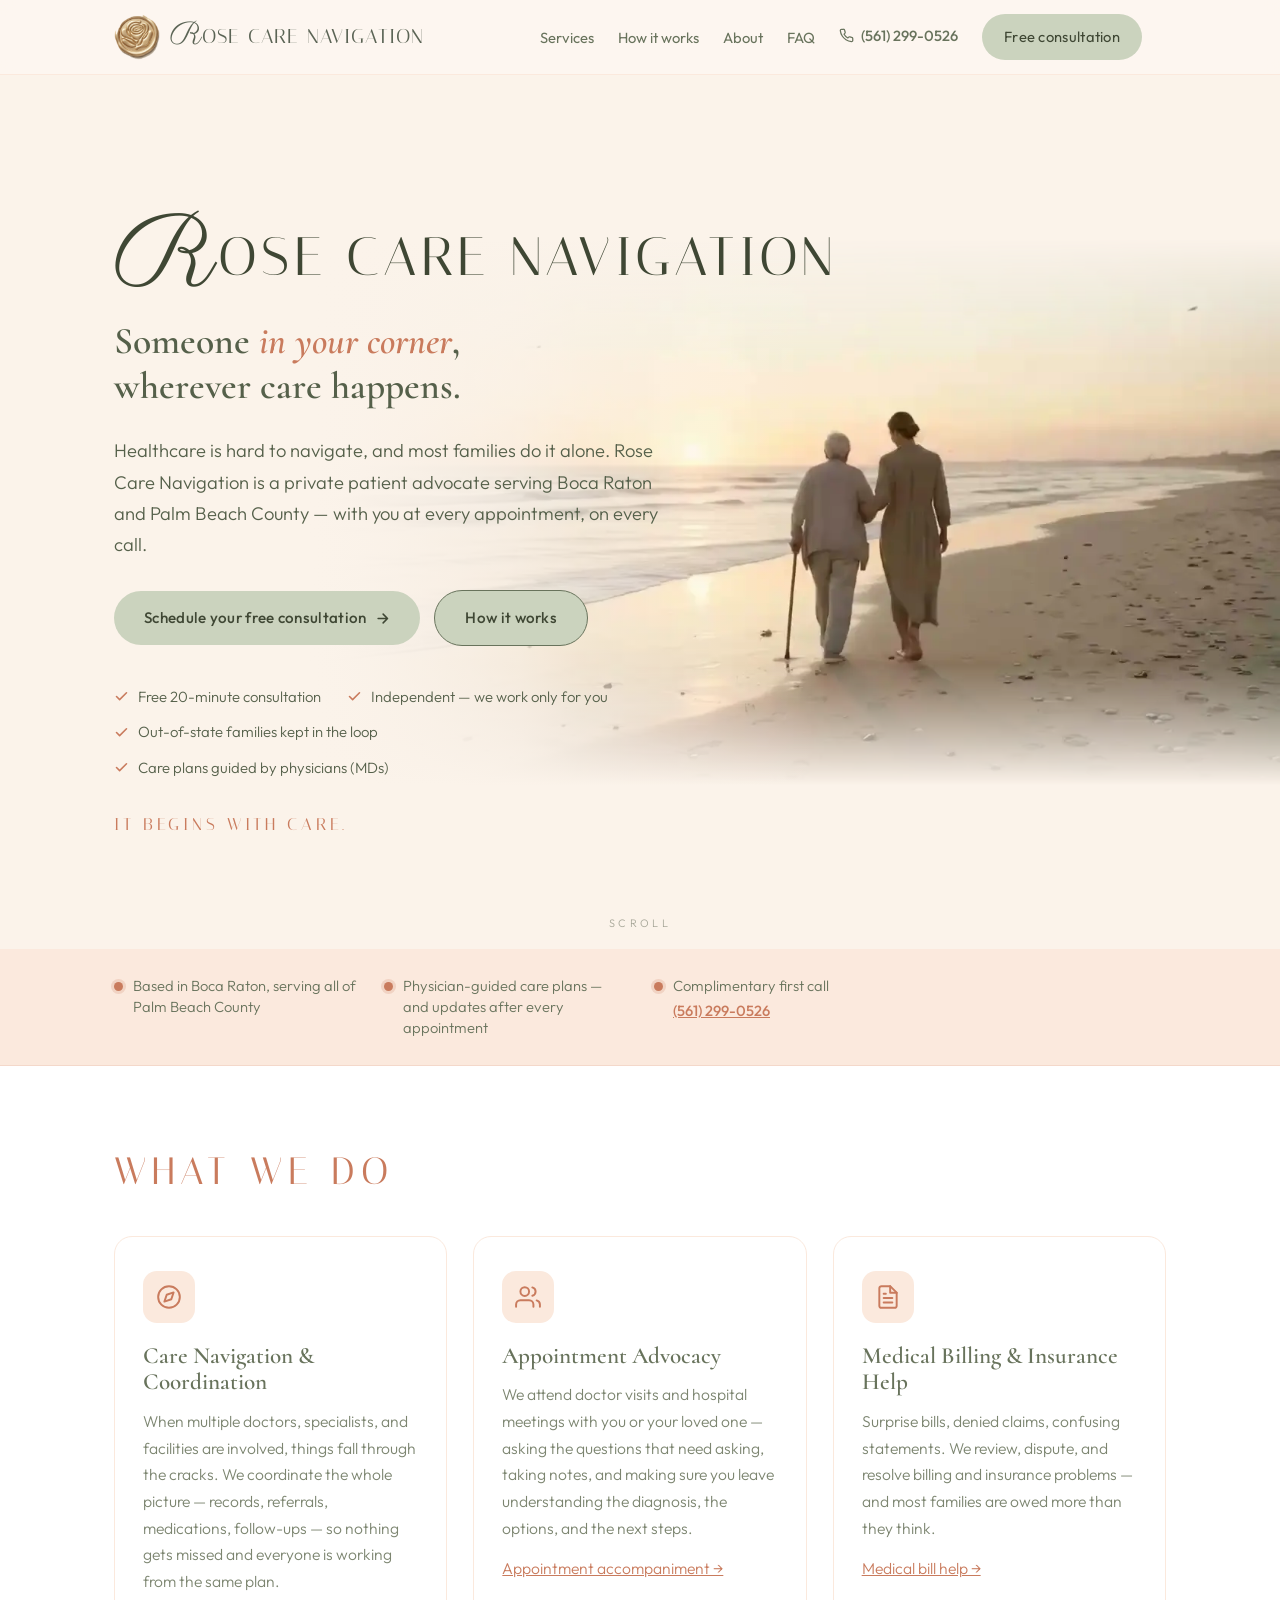
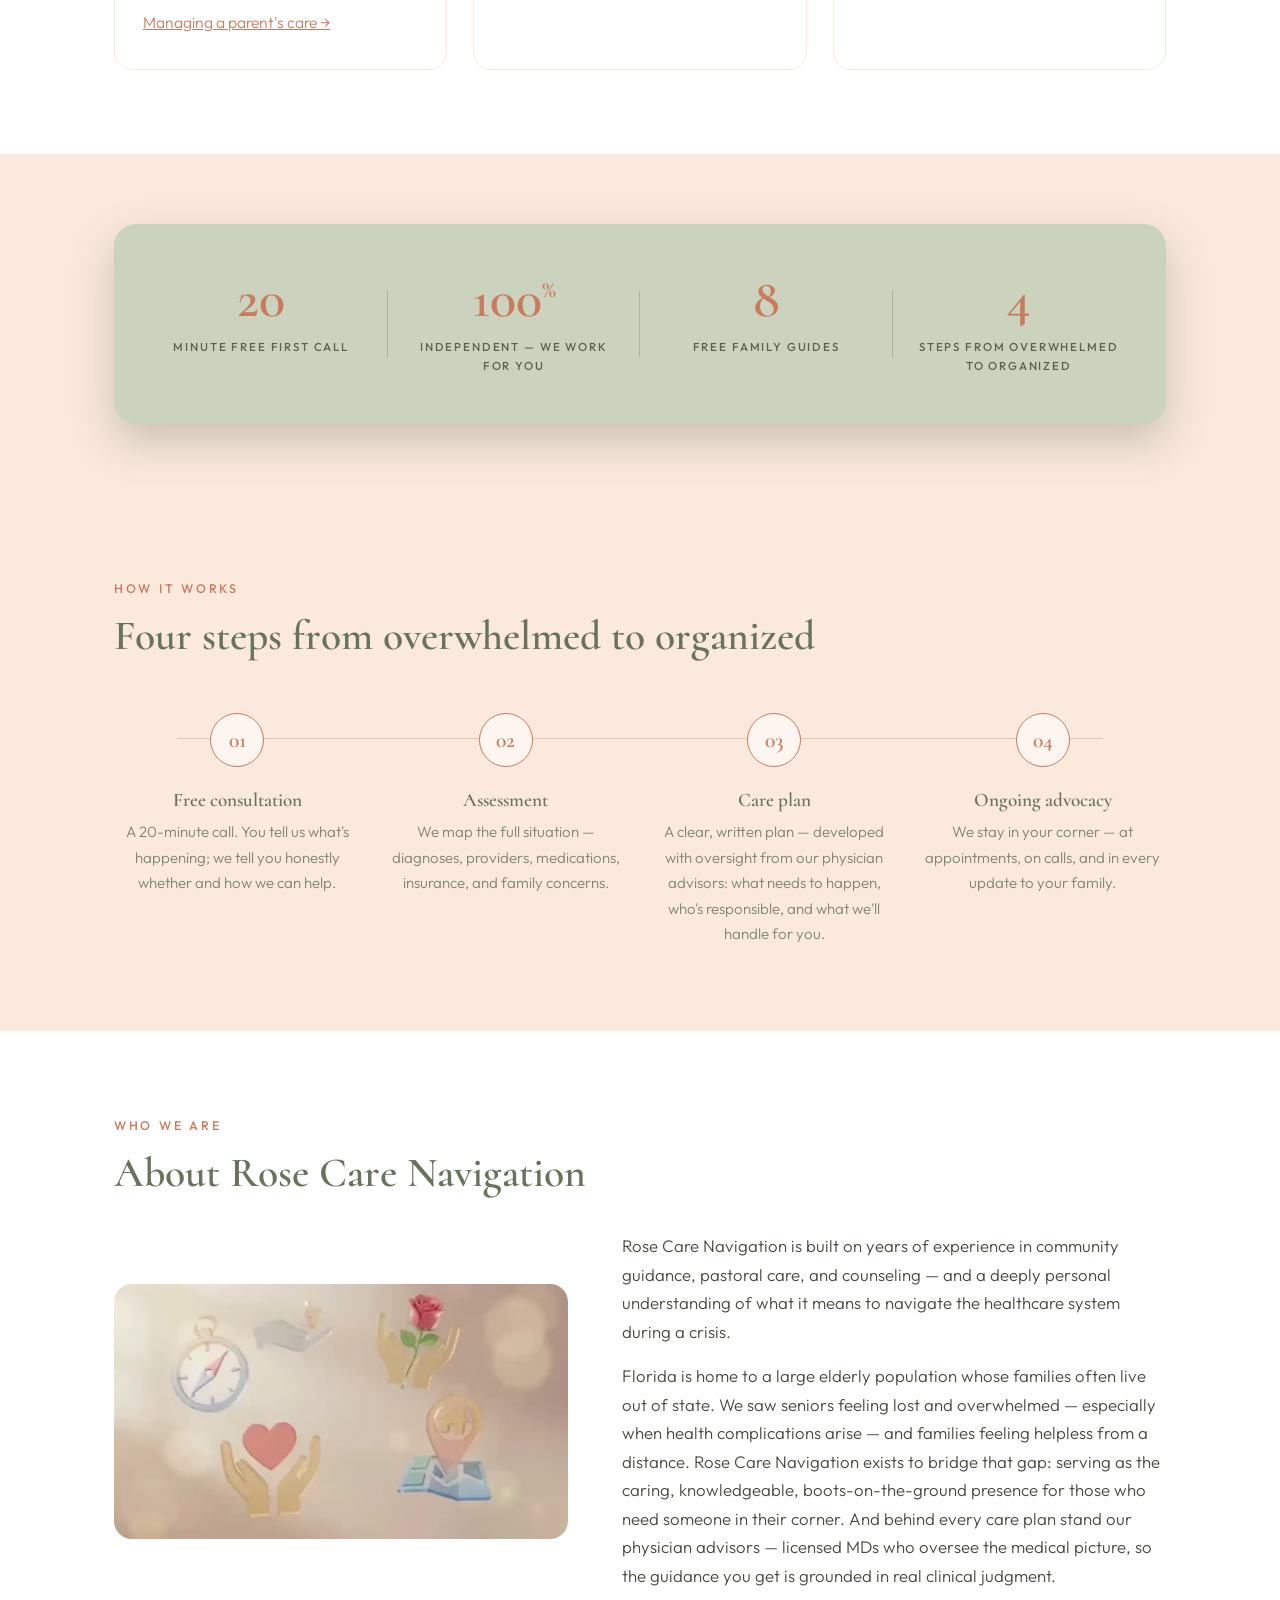
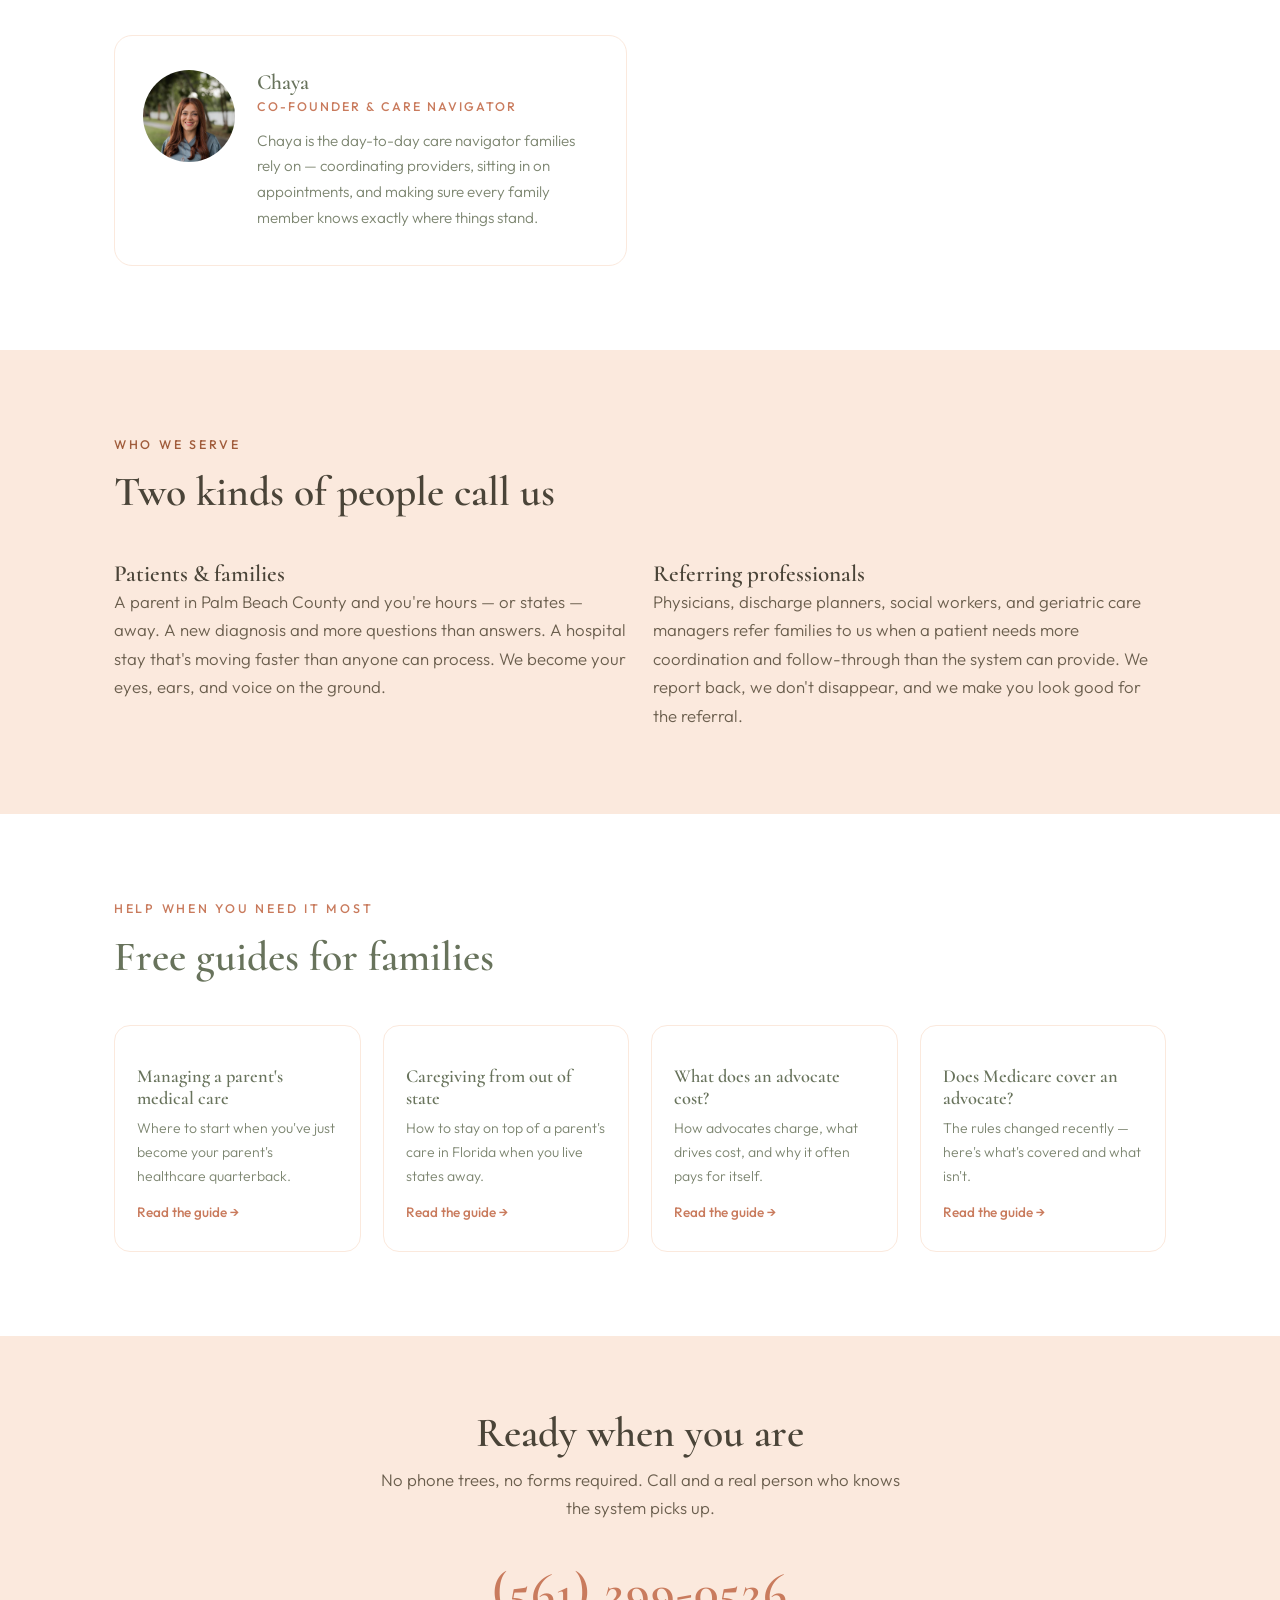
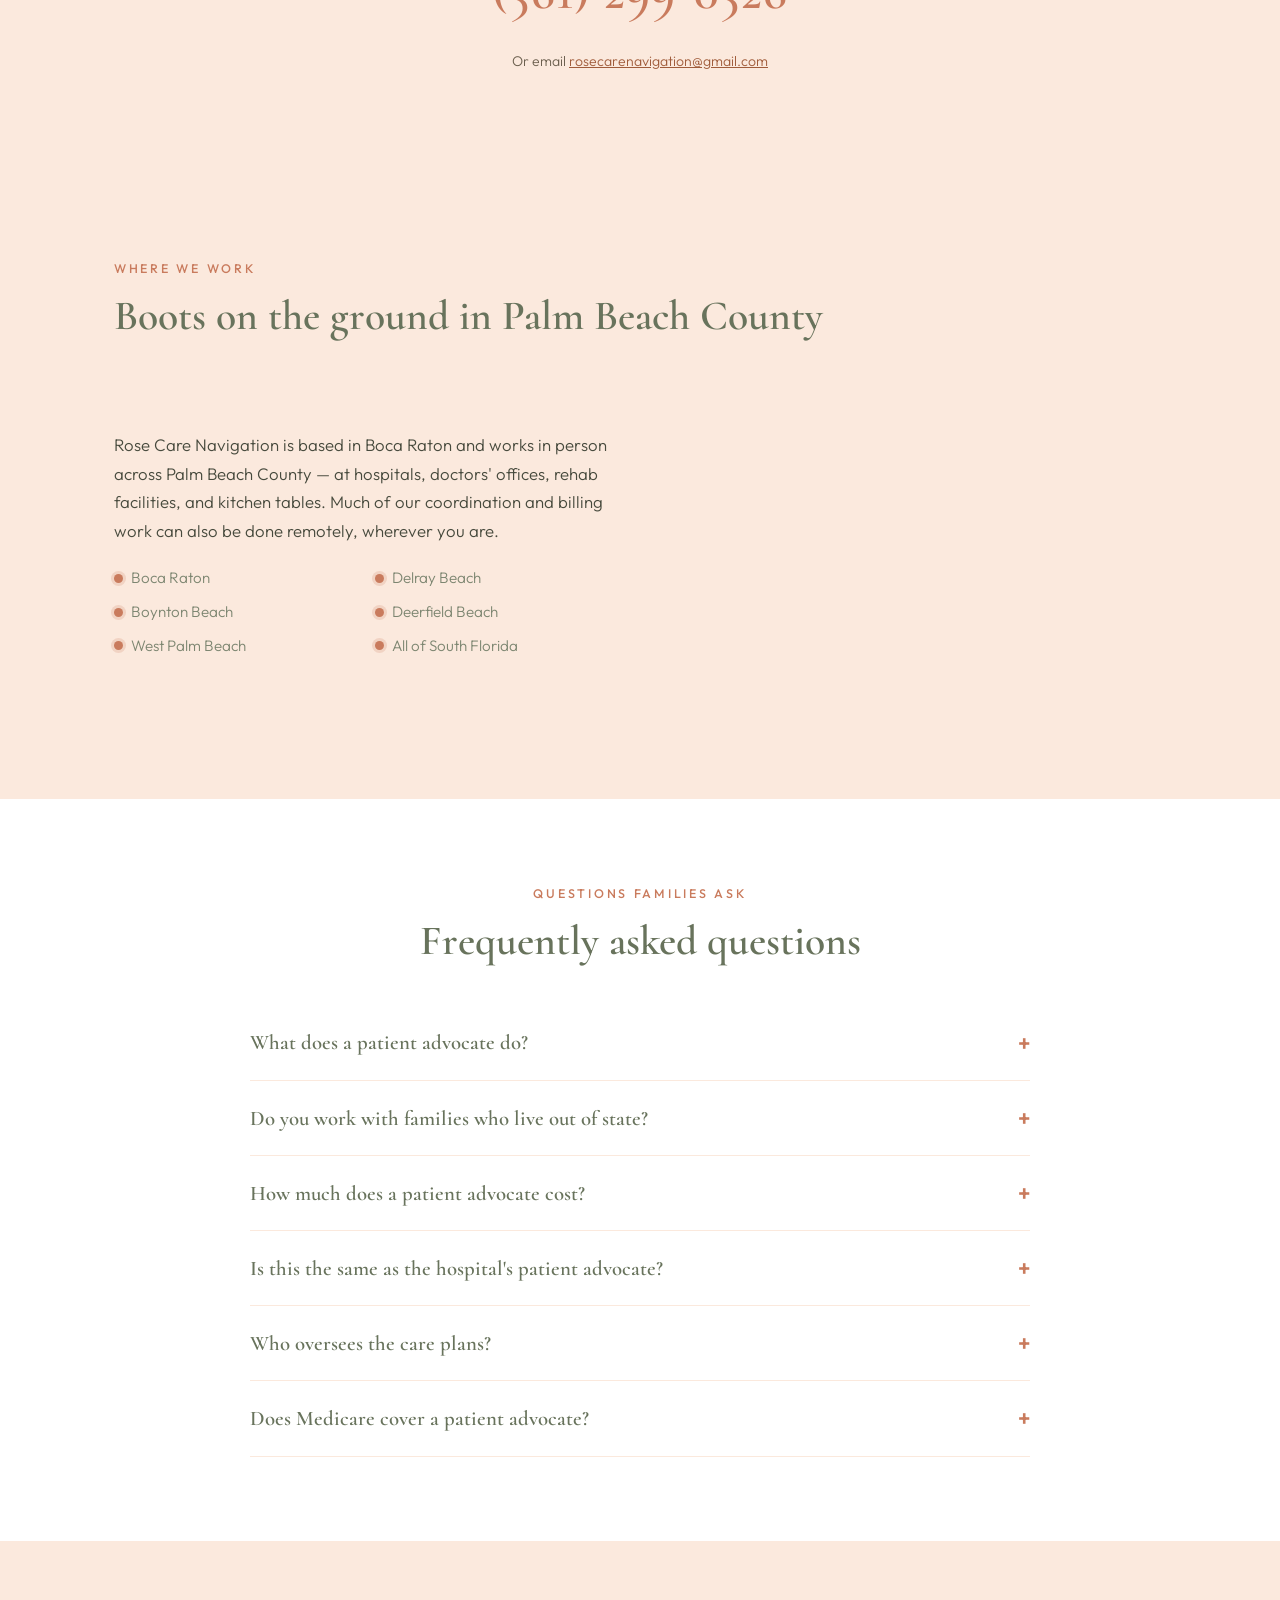
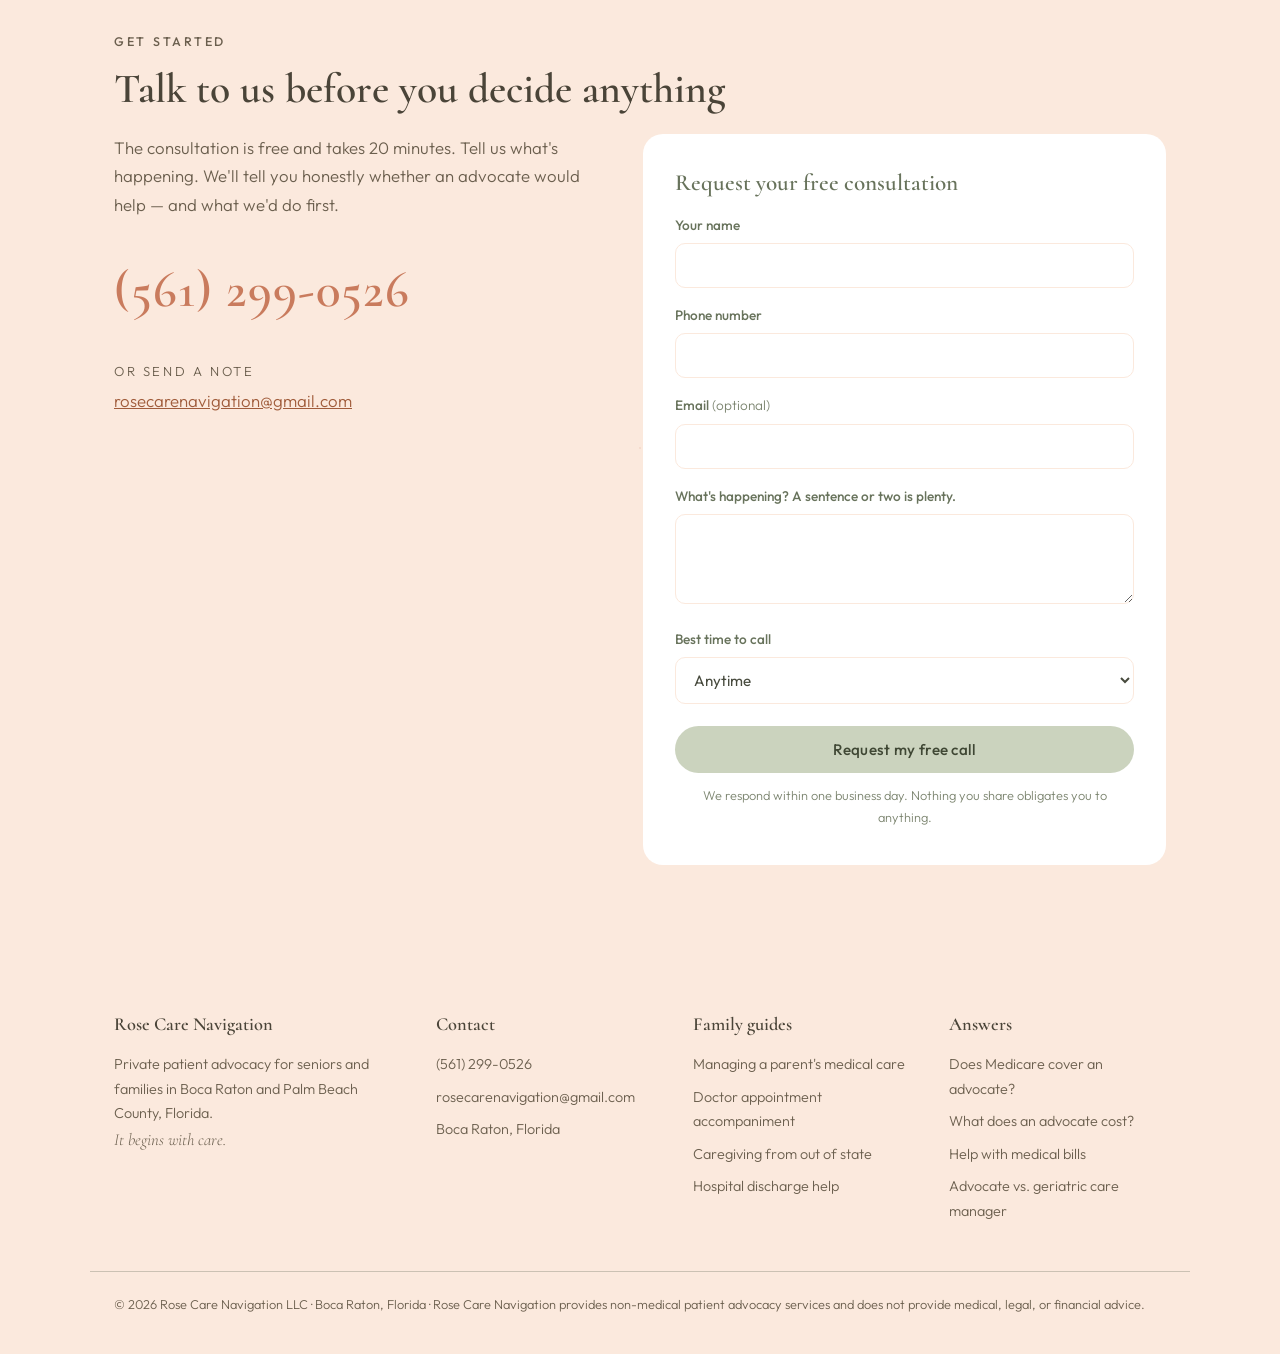
<file: index.html>
<!DOCTYPE html>
<html lang="en">
<head>
<meta charset="UTF-8">
<meta name="viewport" content="width=device-width, initial-scale=1.0">
<title>Rose Care Navigation | Patient Advocate in Boca Raton & Palm Beach County, FL</title>
<meta name="description" content="Rose Care Navigation is a private patient advocacy practice in Boca Raton, Florida. We help seniors and families navigate doctors, hospitals, insurance, and medical bills across Palm Beach County. Free 20-minute consultation — call (561) 299-0526.">
<link rel="canonical" href="https://rosecarenavigation.com/">
<meta property="og:type" content="website">
<meta property="og:title" content="Rose Care Navigation — Someone in your corner, wherever care happens">
<meta property="og:description" content="Private patient advocacy for seniors and families in Boca Raton & Palm Beach County. Appointments, hospital stays, medical bills — we navigate it with you. Free 20-minute consultation.">
<meta property="og:url" content="https://rosecarenavigation.com/">
<meta property="og:image" content="https://rosecarenavigation.com/images/og-cover-beach-2.jpg">
<meta property="og:image:width" content="1200">
<meta property="og:image:height" content="630">
<meta property="og:image:alt" content="An older woman with a cane walking along the beach at sunset, arm in arm with a companion">
<meta name="twitter:image" content="https://rosecarenavigation.com/images/og-cover-beach-2.jpg">
<meta name="twitter:card" content="summary_large_image">
<link rel="icon" type="image/png" href="/images/favicon.png">
<link rel="preconnect" href="https://fonts.googleapis.com">
<link rel="preconnect" href="https://fonts.gstatic.com" crossorigin>
<link href="https://fonts.googleapis.com/css2?family=Cormorant:ital,wght@0,500;0,600;0,700;1,500&family=Outfit:wght@300;400;500&family=Parisienne&family=Italiana&display=swap" rel="stylesheet">
<link rel="stylesheet" href="/css/style.css?v=20261021b">
<script type="application/ld+json">
{
  "@context": "https://schema.org",
  "@type": "LocalBusiness",
  "name": "Rose Care Navigation",
  "url": "https://rosecarenavigation.com",
  "legalName": "Rose Care Navigation LLC",
  "slogan": "It begins with care.",
  "telephone": "+15612990526",
  "email": "rosecarenavigation@gmail.com",
  "description": "Private patient advocacy practice helping seniors and families navigate healthcare in South Florida — care coordination, appointment accompaniment, and medical billing help.",
  "areaServed": [
    {
      "@type": "City",
      "name": "Boca Raton, FL"
    },
    {
      "@type": "City",
      "name": "Delray Beach, FL"
    },
    {
      "@type": "City",
      "name": "Boynton Beach, FL"
    },
    {
      "@type": "City",
      "name": "Deerfield Beach, FL"
    },
    {
      "@type": "AdministrativeArea",
      "name": "Palm Beach County, FL"
    }
  ],
  "address": {
    "@type": "PostalAddress",
    "addressLocality": "Boca Raton",
    "addressRegion": "FL",
    "addressCountry": "US"
  },
  "knowsAbout": [
    "patient advocacy",
    "care coordination",
    "medical billing disputes",
    "hospital discharge planning",
    "Medicare navigation"
  ],
  "@id": "https://rosecarenavigation.com/#business",
  "logo": "https://rosecarenavigation.com/images/logo-seal-144.png",
  "image": "https://rosecarenavigation.com/images/og-cover-beach-2.jpg",
  "founder": [
    {
      "@type": "Person",
      "name": "Chaya",
      "jobTitle": "Co-Founder & Care Navigator"
    }
  ],
  "makesOffer": [
    {
      "@type": "Offer",
      "name": "Free 20-minute consultation",
      "price": "0",
      "priceCurrency": "USD"
    }
  ]
}
</script>
<script type="application/ld+json">
{
  "@context": "https://schema.org",
  "@type": "FAQPage",
  "mainEntity": [
    {"@type": "Question", "name": "What does a patient advocate do?", "acceptedAnswer": {"@type": "Answer", "text": "A patient advocate is a professional who works only for the patient and family — not for a hospital or insurance company. We attend appointments, coordinate between multiple doctors, explain diagnoses and options in plain language, manage hospital discharges, and resolve billing and insurance problems."}},
    {"@type": "Question", "name": "Do you work with families who live out of state?", "acceptedAnswer": {"@type": "Answer", "text": "Yes — this is one of the most common situations we serve. Many of our clients are adult children living out of state with a parent in Boca Raton, Delray Beach, or elsewhere in Palm Beach County. We act as your local, professional presence and keep you informed after every appointment."}},
    {"@type": "Question", "name": "How much does a patient advocate cost?", "acceptedAnswer": {"@type": "Answer", "text": "Private patient advocates typically bill hourly, and every engagement at Rose Care Navigation starts with a free 20-minute consultation to scope what you actually need. Many families find an advocate pays for itself through prevented billing errors, avoided readmissions, and hours saved."}},
    {"@type": "Question", "name": "Is a patient advocate the same as a hospital's patient advocate?", "acceptedAnswer": {"@type": "Answer", "text": "No. Hospital patient advocates are employed by the hospital. An independent, private advocate like Rose Care Navigation works solely for you, with no conflict of interest, and stays with you across every hospital, doctor, and insurer involved in your care."}},
    {"@type": "Question", "name": "Who oversees the care plans?", "acceptedAnswer": {"@type": "Answer", "text": "Every Rose Care Navigation care plan is developed by care navigators and overseen by physician advisors — licensed MDs who review the medical picture. The practice does not replace treating doctors; it ensures their plans are understood, coordinated, and carried out."}},
    {"@type": "Question", "name": "What areas do you serve?", "acceptedAnswer": {"@type": "Answer", "text": "Rose Care Navigation is based in Boca Raton and serves families throughout Palm Beach County and South Florida, including Delray Beach, Boynton Beach, Deerfield Beach, and surrounding communities. Much of our work can also be done remotely."}}
  ]
}
</script>
</head>
<body>

<nav class="site-nav">
  <div class="nav-inner">
    <a class="nav-logo" href="/" aria-label="Rose Care Navigation home">
      <img class="logo-mark" src="/images/logo-seal-144.png" alt="" width="46" height="46">
      <span class="nav-name-new"><span class="nav-r">R</span><span class="nav-rest">ose Care Navigation</span></span>
    </a>
    <ul>
      <li class="nav-hide"><a href="#services">Services</a></li>
      <li class="nav-hide"><a href="#how">How it works</a></li>
      <li class="nav-hide"><a href="#about">About</a></li>
      <li class="nav-hide"><a href="#faq">FAQ</a></li>
      <li class="nav-hide">
        <a class="nav-phone" href="tel:+15612990526">
          <svg width="15" height="15" viewBox="0 0 24 24" fill="none" stroke="currentColor" stroke-width="2" stroke-linecap="round" stroke-linejoin="round" aria-hidden="true"><path d="M22 16.92v3a2 2 0 0 1-2.18 2 19.79 19.79 0 0 1-8.63-3.07 19.5 19.5 0 0 1-6-6 19.79 19.79 0 0 1-3.07-8.67A2 2 0 0 1 4.11 2h3a2 2 0 0 1 2 1.72c.127.96.361 1.903.7 2.81a2 2 0 0 1-.45 2.11L8.09 9.91a16 16 0 0 0 6 6l1.27-1.27a2 2 0 0 1 2.11-.45c.907.339 1.85.573 2.81.7A2 2 0 0 1 22 16.92z"/></svg>
          (561) 299-0526
        </a>
      </li>
      <li class="nav-hide"><a class="btn" href="#contact" style="padding:10px 22px;">Free consultation</a></li>
      <li><button class="nav-burger" aria-label="Open menu" aria-expanded="false" onclick="toggleDrawer(true)"><span></span><span></span><span></span></button></li>
    </ul>
  </div>
</nav>

<div class="drawer" id="drawer" aria-hidden="true">
  <button class="drawer-close" aria-label="Close menu" onclick="toggleDrawer(false)">×</button>
  <a href="#services" onclick="toggleDrawer(false)">Services</a>
  <a href="#how" onclick="toggleDrawer(false)">How it works</a>
  <a href="#about" onclick="toggleDrawer(false)">About</a>
  <a href="#faq" onclick="toggleDrawer(false)">FAQ</a>
  <a class="btn" href="#contact" onclick="toggleDrawer(false)">Free consultation</a>
  <a class="drawer-call" href="tel:+15612990526">Call (561) 299-0526</a>
</div>

<header class="hero">
  <div class="hero-bg" aria-hidden="true">
    <!-- B-ROLL SLOT: when hero video footage is chosen, replace the <img> below with:
         <video autoplay muted loop playsinline poster="/images/hero-poster.jpg"><source src="/images/hero-lite.mp4" type="video/mp4"></video>
         (keep the gradient overlay — it comes from .hero-bg::after) -->
    <!-- LIVING ROSE (2026-10-13): care icons gather into a rose. To revert to the photo, swap the two lines below. -->
    <img class="hero-poster" src="/images/hero-poster.webp" fetchpriority="high" alt="" aria-hidden="true" decoding="async">
    <video id="heroVideo" class="hero-vid" muted playsinline webkit-playsinline disablepictureinpicture disableremoteplayback poster="/images/hero-poster.webp" preload="none"><source src="/images/hero-v2.mp4" type="video/mp4"></video>
    <video id="heroVideo2" class="hero-vid hero-vid-b" muted playsinline webkit-playsinline disablepictureinpicture disableremoteplayback preload="none" aria-hidden="true"><source src="/images/hero-v2.mp4" type="video/mp4"></video>
    <!-- Alternatives: living-rose animation  <iframe src="/rose-live.html" title="" aria-hidden="true" tabindex="-1" style="border:0;pointer-events:none;"></iframe>
                       photo                  <img src="/images/hero-garden.jpg" alt=""> -->
  </div>
  <div class="wrap">
    <h1 class="hero-brand">
      <span class="line"><span class="hero-r">R</span><span class="hero-rest">ose Care Navigation</span></span>
    </h1>
    <p class="hero-headline">
      <span class="line">Someone <span class="accent">in your corner</span>,</span>
      <span class="line">wherever care happens.</span>
    </p>
    <p class="hero-sub">Healthcare is hard to navigate, and most families do it alone. Rose Care Navigation is a private patient advocate serving Boca Raton and Palm Beach County — with you at every appointment, on every call.</p>
    <div class="hero-ctas">
      <a class="btn btn-glow btn-arrow" href="#contact">Schedule your free consultation
        <svg width="15" height="15" viewBox="0 0 24 24" fill="none" stroke="currentColor" stroke-width="2.5" stroke-linecap="round" stroke-linejoin="round" aria-hidden="true"><path d="M5 12h14M13 5l7 7-7 7"/></svg>
      </a>
      <a class="btn btn-ghost" href="#how">How it works</a>
    </div>
    <ul class="hero-trust">
      <li><svg width="15" height="15" viewBox="0 0 24 24" fill="none" stroke="#E8B79B" stroke-width="2.5" stroke-linecap="round" stroke-linejoin="round" aria-hidden="true"><path d="M20 6 9 17l-5-5"/></svg>Free 20-minute consultation</li>
      <li><svg width="15" height="15" viewBox="0 0 24 24" fill="none" stroke="#E8B79B" stroke-width="2.5" stroke-linecap="round" stroke-linejoin="round" aria-hidden="true"><path d="M20 6 9 17l-5-5"/></svg>Independent — we work only for you</li>
      <li><svg width="15" height="15" viewBox="0 0 24 24" fill="none" stroke="#E8B79B" stroke-width="2.5" stroke-linecap="round" stroke-linejoin="round" aria-hidden="true"><path d="M20 6 9 17l-5-5"/></svg>Out-of-state families kept in the loop</li>
      <li><svg width="15" height="15" viewBox="0 0 24 24" fill="none" stroke="#E8B79B" stroke-width="2.5" stroke-linecap="round" stroke-linejoin="round" aria-hidden="true"><path d="M20 6 9 17l-5-5"/></svg>Care plans guided by physicians (MDs)</li>
    </ul>
    <p class="hero-tagline">It begins with care.</p>
  </div>
  <div class="hero-scroll" aria-hidden="true">Scroll</div>
  <script>
  (function(){
    // Hero loop: seamless. The restart begins while the clip is still moving, and the two copies
    // crossfade over FADE seconds, so there is never a jump or a frozen frame.
    var RATE = 0.75, FADE = 4.5;   // playback speed; crossfade length in real seconds
    var a = document.getElementById('heroVideo'), b = document.getElementById('heroVideo2');
    if (!a || !b) return;
    var reduced = window.matchMedia && window.matchMedia('(prefers-reduced-motion: reduce)').matches;
    var active = a, standby = b, switching = false;
    function front(v){ v.classList.add('is-front'); }      // visible only once it is really playing
    function play(v){
      var p = v.play();
      if (p && p.then) p.then(function(){ front(v); }).catch(function(){});   // refused (Low Power Mode) → stays hidden, poster shows
      else front(v);
    }
    function setup(v){
      v.muted = true; v.loop = false; v.playbackRate = RATE;
      v.addEventListener('loadedmetadata', function(){ v.playbackRate = RATE; });
      v.addEventListener('ended', function(){ if (v === active) swap(); });   // safety net
    }
    function swap(){
      if (switching) return; switching = true;
      var old = active;
      a.classList.add('xfade'); b.classList.add('xfade');   // crossfade only from here on; the first appearance is instant
      standby.currentTime = 0; standby.playbackRate = RATE;
      play(standby);
      standby.style.zIndex = 2; old.style.zIndex = 1;
      // play() brings the standby copy to the front as soon as it is running; it fades in over the old copy
      active = standby; standby = old;
      setTimeout(function(){ old.classList.remove('is-front'); old.pause(); old.currentTime = 0; switching = false; }, FADE * 1000 + 50);
    }
    function tick(){
      var v = active;
      if (v.duration && !v.paused && !switching && (v.duration - v.currentTime) <= FADE * RATE) swap();
    }
    setup(a); setup(b);
    // Load the standby copy only after the first is ready (same file, served from cache), so a visit downloads the clip once.
    a.addEventListener('canplaythrough', function once(){ a.removeEventListener('canplaythrough', once); b.preload = 'auto'; b.load(); });
    if (!reduced) { a.preload = 'auto'; play(a); setInterval(tick, 80); }
    document.addEventListener('visibilitychange', function(){ if (!reduced && !document.hidden && active.paused && !active.ended) play(active); });
    // Phones (iOS Low Power Mode, data saver) can refuse autoplay and draw a play button. Keep nudging the
    // video until it actually runs: on load, when data arrives, and on the first touch/scroll/tap.
    function nudge(){ if (!reduced && active.paused && !active.ended) play(active); }
    ['loadeddata','canplay','canplaythrough'].forEach(function(e){ a.addEventListener(e, nudge); });
    window.addEventListener('pageshow', nudge);
    ['touchstart','touchend','pointerdown','scroll','click','keydown'].forEach(function(e){
      document.addEventListener(e, nudge, { passive: true, capture: true });
    });
    var tries = 0, retry = setInterval(function(){ nudge(); if (++tries > 20 || !active.paused) clearInterval(retry); }, 1500);
    // Same nudge for the About clip.
    // About clip: downloads and plays only while it is on screen. (Runs after the page is parsed — the clip sits below this script.)
    document.addEventListener('DOMContentLoaded', function(){
    var about = document.querySelector('.about-video'), aboutSeen = false;
    if (about && !reduced && 'IntersectionObserver' in window) {
      new IntersectionObserver(function(es){ es.forEach(function(e){
        aboutSeen = e.isIntersecting;
        if (e.isIntersecting) play(about); else about.pause();
      }); }, { rootMargin: '200px 0px' }).observe(about);
      ['touchstart','pointerdown','click'].forEach(function(e){
        document.addEventListener(e, function(){ if (aboutSeen && about.paused) play(about); }, { passive: true, capture: true });
      });
    }
    });
  })();
  </script>
</header>

<div class="trust-bar">
  <div class="wrap">
    <div class="trust-item"><span class="trust-dot"></span>Based in Boca Raton, serving all of Palm Beach County</div>
    <div class="trust-item trust-item-md"><span class="trust-dot"></span>Physician-guided care plans — and updates after every appointment</div>
    <div class="trust-item"><span class="trust-dot"></span><span class="trust-text">Complimentary first call<a class="trust-phone" href="tel:+15612990526">(561) 299-0526</a></span></div>
  </div>
</div>

<section class="band-white" id="services">
  <div class="wrap reveal">
    <h2 class="eyebrow eyebrow-title">What we do</h2>
    <div class="grid-3">
      <div class="card reveal-child">
        <div class="card-icon">
          <svg width="26" height="26" viewBox="0 0 24 24" fill="none" stroke="currentColor" stroke-width="1.8" stroke-linecap="round" stroke-linejoin="round" aria-hidden="true"><circle cx="12" cy="12" r="10"/><path d="M16.24 7.76 14.12 14.12 7.76 16.24 9.88 9.88z"/></svg>
        </div>
        <h3>Care Navigation &amp; Coordination</h3>
        <p>When multiple doctors, specialists, and facilities are involved, things fall through the cracks. We coordinate the whole picture — records, referrals, medications, follow-ups — so nothing gets missed and everyone is working from the same plan.</p>
        <p style="margin-top:14px;"><a href="/help-managing-parents-medical-care/">Managing a parent's care →</a></p>
      </div>
      <div class="card reveal-child">
        <div class="card-icon">
          <svg width="26" height="26" viewBox="0 0 24 24" fill="none" stroke="currentColor" stroke-width="1.8" stroke-linecap="round" stroke-linejoin="round" aria-hidden="true"><path d="M17 21v-2a4 4 0 0 0-4-4H5a4 4 0 0 0-4 4v2"/><circle cx="9" cy="7" r="4"/><path d="M23 21v-2a4 4 0 0 0-3-3.87"/><path d="M16 3.13a4 4 0 0 1 0 7.75"/></svg>
        </div>
        <h3>Appointment Advocacy</h3>
        <p>We attend doctor visits and hospital meetings with you or your loved one — asking the questions that need asking, taking notes, and making sure you leave understanding the diagnosis, the options, and the next steps.</p>
        <p style="margin-top:14px;"><a href="/doctor-appointment-accompaniment/">Appointment accompaniment →</a></p>
      </div>
      <div class="card reveal-child">
        <div class="card-icon">
          <svg width="26" height="26" viewBox="0 0 24 24" fill="none" stroke="currentColor" stroke-width="1.8" stroke-linecap="round" stroke-linejoin="round" aria-hidden="true"><path d="M14 2H6a2 2 0 0 0-2 2v16a2 2 0 0 0 2 2h12a2 2 0 0 0 2-2V8z"/><path d="M14 2v6h6"/><path d="M16 13H8"/><path d="M16 17H8"/><path d="M10 9H8"/></svg>
        </div>
        <h3>Medical Billing &amp; Insurance Help</h3>
        <p>Surprise bills, denied claims, confusing statements. We review, dispute, and resolve billing and insurance problems — and most families are owed more than they think.</p>
        <p style="margin-top:14px;"><a href="/medical-bill-help-florida/">Medical bill help →</a></p>
      </div>
    </div>
  </div>
</section>

<div class="stats-band">
  <div class="wrap reveal">
    <div class="stats-card">
      <div class="stat reveal-child"><div class="stat-num" data-count="20">20</div><div class="stat-label">Minute free first call</div></div>
      <div class="stat reveal-child"><div class="stat-num">100<sup>%</sup></div><div class="stat-label">Independent — we work for you</div></div>
      <div class="stat reveal-child"><div class="stat-num" data-count="8">8</div><div class="stat-label">Free family guides</div></div>
      <div class="stat reveal-child"><div class="stat-num" data-count="4">4</div><div class="stat-label">Steps from overwhelmed to organized</div></div>
    </div>
  </div>
</div>

<section class="band-peach" id="how">
  <div class="wrap reveal">
    <p class="eyebrow">How it works</p>
    <h2>Four steps from overwhelmed to organized</h2>
    <div class="steps">
      <div class="step reveal-child"><h3>Free consultation</h3><p>A 20-minute call. You tell us what's happening; we tell you honestly whether and how we can help.</p></div>
      <div class="step reveal-child"><h3>Assessment</h3><p>We map the full situation — diagnoses, providers, medications, insurance, and family concerns.</p></div>
      <div class="step reveal-child"><h3>Care plan</h3><p>A clear, written plan — developed with oversight from our physician advisors: what needs to happen, who's responsible, and what we'll handle for you.</p></div>
      <div class="step reveal-child"><h3>Ongoing advocacy</h3><p>We stay in your corner — at appointments, on calls, and in every update to your family.</p></div>
    </div>
  </div>
</section>

<section class="band-white" id="about">
  <div class="wrap reveal">
    <p class="eyebrow">Who we are</p>
    <h2>About Rose Care Navigation</h2>
    <div class="about-grid" style="margin-top:34px;">
      <video class="reveal-child about-video" muted loop playsinline webkit-playsinline disablepictureinpicture disableremoteplayback preload="none" poster="/images/about-poster.webp" aria-label="Rose Care Navigation"><source src="/images/about-v2.mp4" type="video/mp4"></video>
      <!-- previous stock photo: <img class="reveal-child" src="https://images.unsplash.com/photo-1741651366517-cf81c7de3868?w=800&auto=format&fit=crop" alt="A patient advocate sitting with a senior client"> -->
      <div class="reveal-child">
        <p>Rose Care Navigation is built on years of experience in community guidance, pastoral care, and counseling — and a deeply personal understanding of what it means to navigate the healthcare system during a crisis.</p>
        <p>Florida is home to a large elderly population whose families often live out of state. We saw seniors feeling lost and overwhelmed — especially when health complications arise — and families feeling helpless from a distance. Rose Care Navigation exists to bridge that gap: serving as the caring, knowledgeable, boots-on-the-ground presence for those who need someone in their corner. And behind every care plan stand our physician advisors — licensed MDs who oversee the medical picture, so the guidance you get is grounded in real clinical judgment.</p>
      </div>
    </div>
    <div class="founders">
      <!-- YEHUDA'S CARD: hidden per request 7/27/26. Remove style="display:none" to show again. -->
      <div class="founder-card reveal-child" style="display:none">
        <img class="founder-photo" src="/images/yehuda.jpg" alt="Yehuda, founder of Rose Care Navigation" loading="lazy">
        <div>
          <h3>Yehuda</h3>
          <div class="founder-role">Founder &amp; Patient Advocate</div>
          <p>Yehuda founded Rose Care Navigation after years of guiding families through their hardest moments — bringing calm, clarity, and follow-through to a system that offers little of any of them.</p>
        </div>
      </div>
      <div class="founder-card reveal-child">
        <img class="founder-photo" src="/images/chaya.jpg" alt="Chaya, co-founder and care navigator at Rose Care Navigation" width="92" height="92" loading="lazy">
        <div>
          <h3>Chaya</h3>
          <div class="founder-role">Co-Founder &amp; Care Navigator</div>
          <p>Chaya is the day-to-day care navigator families rely on — coordinating providers, sitting in on appointments, and making sure every family member knows exactly where things stand.</p>
        </div>
      </div>
    </div>
  </div>
</section>

<!-- TESTIMONIALS: hidden until real client quotes are added. Remove style="display:none" to show. -->
<section class="band-peach" id="stories" style="display:none">
  <div class="wrap reveal">
    <p class="eyebrow">What families say</p>
    <h2>Stories from families we've helped</h2>
    <div class="testimonials-grid">
      <div class="testimonial-card reveal-child">
        <span class="quote-mark">&ldquo;</span>
        <p>[REAL CLIENT QUOTE 1 — even a short thank-you text from a family works]</p>
        <div class="testimonial-attr"><div class="name">[First name or initials]</div><div class="situation">[e.g. Daughter in New Jersey, mom in Delray Beach]</div></div>
      </div>
      <div class="testimonial-card reveal-child">
        <span class="quote-mark">&ldquo;</span>
        <p>[REAL CLIENT QUOTE 2]</p>
        <div class="testimonial-attr"><div class="name">[Name]</div><div class="situation">[Situation]</div></div>
      </div>
      <div class="testimonial-card reveal-child">
        <span class="quote-mark">&ldquo;</span>
        <p>[REAL CLIENT QUOTE 3]</p>
        <div class="testimonial-attr"><div class="name">[Name]</div><div class="situation">[Situation]</div></div>
      </div>
    </div>
  </div>
</section>

<section class="band-sage">
  <div class="wrap reveal">
    <p class="eyebrow" style="color:#A05C3B;">Who we serve</p>
    <h2>Two kinds of people call us</h2>
    <div class="audience">
      <div class="reveal-child">
        <h3>Patients &amp; families</h3>
        <p>A parent in Palm Beach County and you're hours — or states — away. A new diagnosis and more questions than answers. A hospital stay that's moving faster than anyone can process. We become your eyes, ears, and voice on the ground.</p>
      </div>
      <div class="reveal-child">
        <h3>Referring professionals</h3>
        <p>Physicians, discharge planners, social workers, and geriatric care managers refer families to us when a patient needs more coordination and follow-through than the system can provide. We report back, we don't disappear, and we make you look good for the referral.</p>
      </div>
    </div>
  </div>
</section>

<section class="band-white">
  <div class="wrap reveal">
    <p class="eyebrow">Help when you need it most</p>
    <h2>Free guides for families</h2>
    <div class="guides-grid">
      <a class="guide-card reveal-child" href="/help-managing-parents-medical-care/">
        <h3>Managing a parent's medical care</h3>
        <p>Where to start when you've just become your parent's healthcare quarterback.</p>
        <span class="go">Read the guide →</span>
      </a>
      <a class="guide-card reveal-child" href="/out-of-state-caregiver-florida/">
        <h3>Caregiving from out of state</h3>
        <p>How to stay on top of a parent's care in Florida when you live states away.</p>
        <span class="go">Read the guide →</span>
      </a>
      <a class="guide-card reveal-child" href="/what-does-a-patient-advocate-cost/">
        <h3>What does an advocate cost?</h3>
        <p>How advocates charge, what drives cost, and why it often pays for itself.</p>
        <span class="go">Read the guide →</span>
      </a>
      <a class="guide-card reveal-child" href="/does-medicare-cover-patient-advocate/">
        <h3>Does Medicare cover an advocate?</h3>
        <p>The rules changed recently — here's what's covered and what isn't.</p>
        <span class="go">Read the guide →</span>
      </a>
    </div>
  </div>
</section>

<div class="phone-banner reveal">
  <h2>Ready when you are</h2>
  <p>No phone trees, no forms required. Call and a real person who knows the system picks up.</p>
  <a class="phone-big" href="tel:+15612990526">(561) 299-0526</a>
  <p class="sub-note">Or email <a href="mailto:rosecarenavigation@gmail.com" style="color:#A05C3B;">rosecarenavigation@gmail.com</a></p>
</div>

<section class="band-peach" id="area">
  <div class="wrap reveal">
    <p class="eyebrow">Where we work</p>
    <h2>Boots on the ground in Palm Beach County</h2>
    <div class="area-grid" style="margin-top:34px;">
      <div class="reveal-child">
        <p>Rose Care Navigation is based in Boca Raton and works in person across Palm Beach County — at hospitals, doctors' offices, rehab facilities, and kitchen tables. Much of our coordination and billing work can also be done remotely, wherever you are.</p>
        <ul class="area-list">
          <li><span class="trust-dot"></span>Boca Raton</li>
          <li><span class="trust-dot"></span>Delray Beach</li>
          <li><span class="trust-dot"></span>Boynton Beach</li>
          <li><span class="trust-dot"></span>Deerfield Beach</li>
          <li><span class="trust-dot"></span>West Palm Beach</li>
          <li><span class="trust-dot"></span>All of South Florida</li>
        </ul>
      </div>
      <iframe class="reveal-child" title="Map of Rose Care Navigation service area, Boca Raton and Palm Beach County" src="https://www.openstreetmap.org/export/embed.html?bbox=-80.55%2C25.95%2C-79.85%2C26.95&amp;layer=mapnik&amp;marker=26.3683%2C-80.1289" loading="lazy"></iframe>
    </div>
  </div>
</section>

<section class="band-white" id="faq">
  <div class="wrap reveal">
    <p class="eyebrow" style="text-align:center;">Questions families ask</p>
    <h2 style="text-align:center;">Frequently asked questions</h2>
    <div class="faq">
      <details>
        <summary>What does a patient advocate do?</summary>
        <p>A patient advocate works only for the patient and family — not for a hospital or insurance company. We attend appointments, coordinate between doctors, explain options in plain language, manage discharges, and resolve billing and insurance problems.</p>
      </details>
      <details>
        <summary>Do you work with families who live out of state?</summary>
        <p>Yes — it's one of the most common situations we serve. We act as your local, professional presence in Palm Beach County and keep you informed after every appointment. <a href="/out-of-state-caregiver-florida/">More on long-distance caregiving →</a></p>
      </details>
      <details>
        <summary>How much does a patient advocate cost?</summary>
        <p>Private advocates typically bill hourly, and every engagement starts with a free 20-minute consultation to scope what you need. <a href="/what-does-a-patient-advocate-cost/">See our full cost guide →</a></p>
      </details>
      <details>
        <summary>Is this the same as the hospital's patient advocate?</summary>
        <p>No. Hospital advocates are employed by the hospital. Rose Care Navigation is independent — we work solely for you, across every hospital, doctor, and insurer involved in your care.</p>
      </details>
      <details>
        <summary>Who oversees the care plans?</summary>
        <p>Every Rose Care Navigation care plan is developed by our care navigators and overseen by our physician advisors — licensed MDs who review the medical picture. We don't replace your doctors; we make sure their plans are understood, coordinated, and actually carried out.</p>
      </details>
      <details>
        <summary>Does Medicare cover a patient advocate?</summary>
        <p>Sometimes, in specific situations — and the rules changed recently. <a href="/does-medicare-cover-patient-advocate/">Read our Medicare coverage guide →</a></p>
      </details>
    </div>
  </div>
</section>

<section class="final-cta" id="contact">
  <div class="wrap">
    <p class="eyebrow">Get started</p>
    <h2>Talk to us before you decide anything</h2>
    <div class="cta-grid">
      <div class="cta-side reveal">
        <p>The consultation is free and takes 20 minutes. Tell us what's happening. We'll tell you honestly whether an advocate would help — and what we'd do first.</p>
        <a class="phone-big" href="tel:+15612990526">(561) 299-0526</a>
        <p class="or">Or send a note</p>
        <p style="margin-bottom:0;"><a href="mailto:rosecarenavigation@gmail.com" style="color:#A05C3B;">rosecarenavigation@gmail.com</a></p>
      </div>
      <div class="reveal">
        <form class="consult-form" name="consultation" method="POST" data-netlify="true" netlify-honeypot="bot-field" id="consultForm">
          <input type="hidden" name="form-name" value="consultation">
          <p style="display:none;"><label>Don't fill this out: <input name="bot-field"></label></p>
          <h3>Request your free consultation</h3>
          <label for="f-name">Your name</label>
          <input id="f-name" name="name" type="text" autocomplete="name" required>
          <label for="f-phone">Phone number</label>
          <input id="f-phone" name="phone" type="tel" autocomplete="tel" required>
          <label for="f-email">Email <span style="font-weight:300;color:var(--sage-mid);">(optional)</span></label>
          <input id="f-email" name="email" type="email" autocomplete="email">
          <label for="f-situation">What's happening? A sentence or two is plenty.</label>
          <textarea id="f-situation" name="situation"></textarea>
          <label for="f-time">Best time to call</label>
          <select id="f-time" name="best-time">
            <option>Anytime</option>
            <option>Morning</option>
            <option>Afternoon</option>
            <option>Evening</option>
          </select>
          <button class="btn" type="submit">Request my free call</button>
          <p class="form-note">We respond within one business day. Nothing you share obligates you to anything.</p>
        </form>
        <div class="form-success consult-form" id="formSuccess">
          <h3>Thank you — we got it.</h3>
          <p>We'll call you within one business day. If it's urgent, call us now at <a href="tel:+15612990526">(561) 299-0526</a>.</p>
        </div>
      </div>
    </div>
  </div>
</section>

<footer>
  <div class="wrap">
    <div>
      <h4>Rose Care Navigation</h4>
      <p>Private patient advocacy for seniors and families in Boca Raton and Palm Beach County, Florida.<br><em style="font-family:'Cormorant',serif; font-size:1.05rem;">It begins with care.</em></p>
    </div>
    <div>
      <h4>Contact</h4>
      <ul>
        <li><a href="tel:+15612990526">(561) 299-0526</a></li>
        <li><a href="mailto:rosecarenavigation@gmail.com">rosecarenavigation@gmail.com</a></li>
        <li>Boca Raton, Florida</li>
      </ul>
    </div>
    <div>
      <h4>Family guides</h4>
      <ul>
        <li><a href="/help-managing-parents-medical-care/">Managing a parent's medical care</a></li>
        <li><a href="/doctor-appointment-accompaniment/">Doctor appointment accompaniment</a></li>
        <li><a href="/out-of-state-caregiver-florida/">Caregiving from out of state</a></li>
        <li><a href="/hospital-discharge-help/">Hospital discharge help</a></li>
      </ul>
    </div>
    <div>
      <h4>Answers</h4>
      <ul>
        <li><a href="/does-medicare-cover-patient-advocate/">Does Medicare cover an advocate?</a></li>
        <li><a href="/what-does-a-patient-advocate-cost/">What does an advocate cost?</a></li>
        <li><a href="/medical-bill-help-florida/">Help with medical bills</a></li>
        <li><a href="/patient-advocate-vs-geriatric-care-manager/">Advocate vs. geriatric care manager</a></li>
      </ul>
    </div>
  </div>
  <div class="foot-bottom">© 2026 Rose Care Navigation LLC · Boca Raton, Florida · Rose Care Navigation provides non-medical patient advocacy services and does not provide medical, legal, or financial advice.</div>
</footer>

<div class="mobile-call-bar" aria-hidden="false">
  <a class="call" href="tel:+15612990526">Call now</a>
  <a class="consult" href="#contact">Free consultation</a>
</div>

<script>
(function () {
  /* Enable animation gating only when JS actually runs (no-JS visitors see everything) */
  document.documentElement.classList.add('js');

  /* Mobile drawer */
  window.toggleDrawer = function (open) {
    var d = document.getElementById('drawer');
    d.classList.toggle('open', open);
    d.setAttribute('aria-hidden', String(!open));
    document.body.style.overflow = open ? 'hidden' : '';
  };

  /* Scroll reveals with staggered children */
  var reduced = window.matchMedia('(prefers-reduced-motion: reduce)').matches;
  if (!('IntersectionObserver' in window) || reduced) {
    document.querySelectorAll('.reveal, .reveal-child').forEach(function (el) { el.classList.add('revealed'); });
  } else {
    var io = new IntersectionObserver(function (entries) {
      entries.forEach(function (entry) {
        if (!entry.isIntersecting) return;
        entry.target.classList.add('revealed');
        var children = entry.target.querySelectorAll('.reveal-child');
        children.forEach(function (child, i) {
          child.style.transitionDelay = (i * 90) + 'ms';
          child.classList.add('revealed');
        });
        io.unobserve(entry.target);
      });
    }, { threshold: 0, rootMargin: '0px 0px -60px 0px' });
    document.querySelectorAll('.reveal').forEach(function (el) { io.observe(el); });
  }

  /* Gentle count-up for stats */
  if (!reduced && 'IntersectionObserver' in window) {
    var counted = false;
    var statIo = new IntersectionObserver(function (entries) {
      entries.forEach(function (entry) {
        if (!entry.isIntersecting || counted) return;
        counted = true;
        document.querySelectorAll('.stat-num[data-count]').forEach(function (el) {
          var target = parseInt(el.getAttribute('data-count'), 10);
          var start = null;
          function tick(ts) {
            if (!start) start = ts;
            var p = Math.min((ts - start) / 1200, 1);
            el.textContent = Math.round(target * (1 - Math.pow(1 - p, 3)));
            if (p < 1) requestAnimationFrame(tick);
          }
          requestAnimationFrame(tick);
        });
        statIo.disconnect();
      });
    }, { threshold: 0.4 });
    var band = document.querySelector('.stats-card');
    if (band) statIo.observe(band);
  }

  /* Form: show success state without leaving the page (Netlify AJAX submit) */
  var form = document.getElementById('consultForm');
  if (form) {
    form.addEventListener('submit', function (e) {
      e.preventDefault();
      var data = new FormData(form);
      fetch('/', { method: 'POST', headers: { 'Content-Type': 'application/x-www-form-urlencoded' }, body: new URLSearchParams(data).toString() })
        .then(function () {
          form.style.display = 'none';
          document.getElementById('formSuccess').classList.add('show');
        })
        .catch(function () { form.submit(); });
    });
  }
})();
</script>

</body>
</html>
</file>
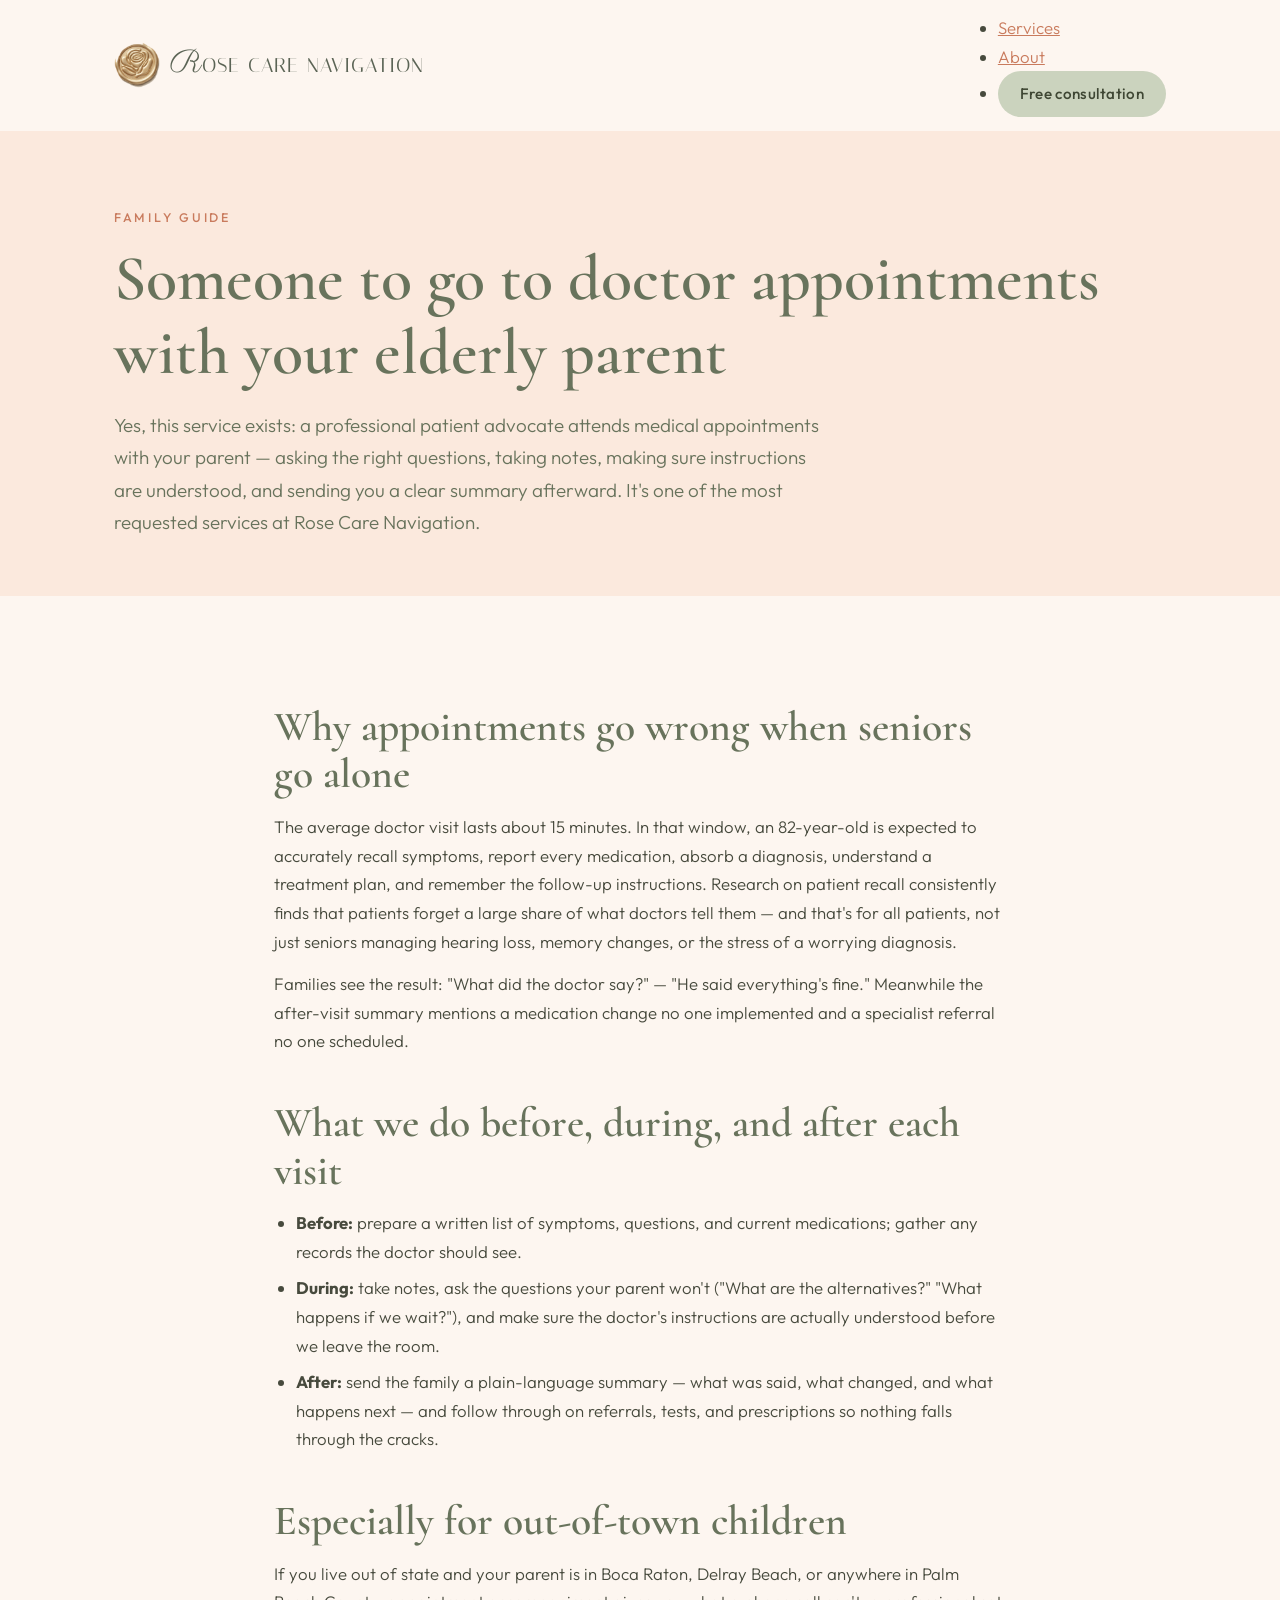
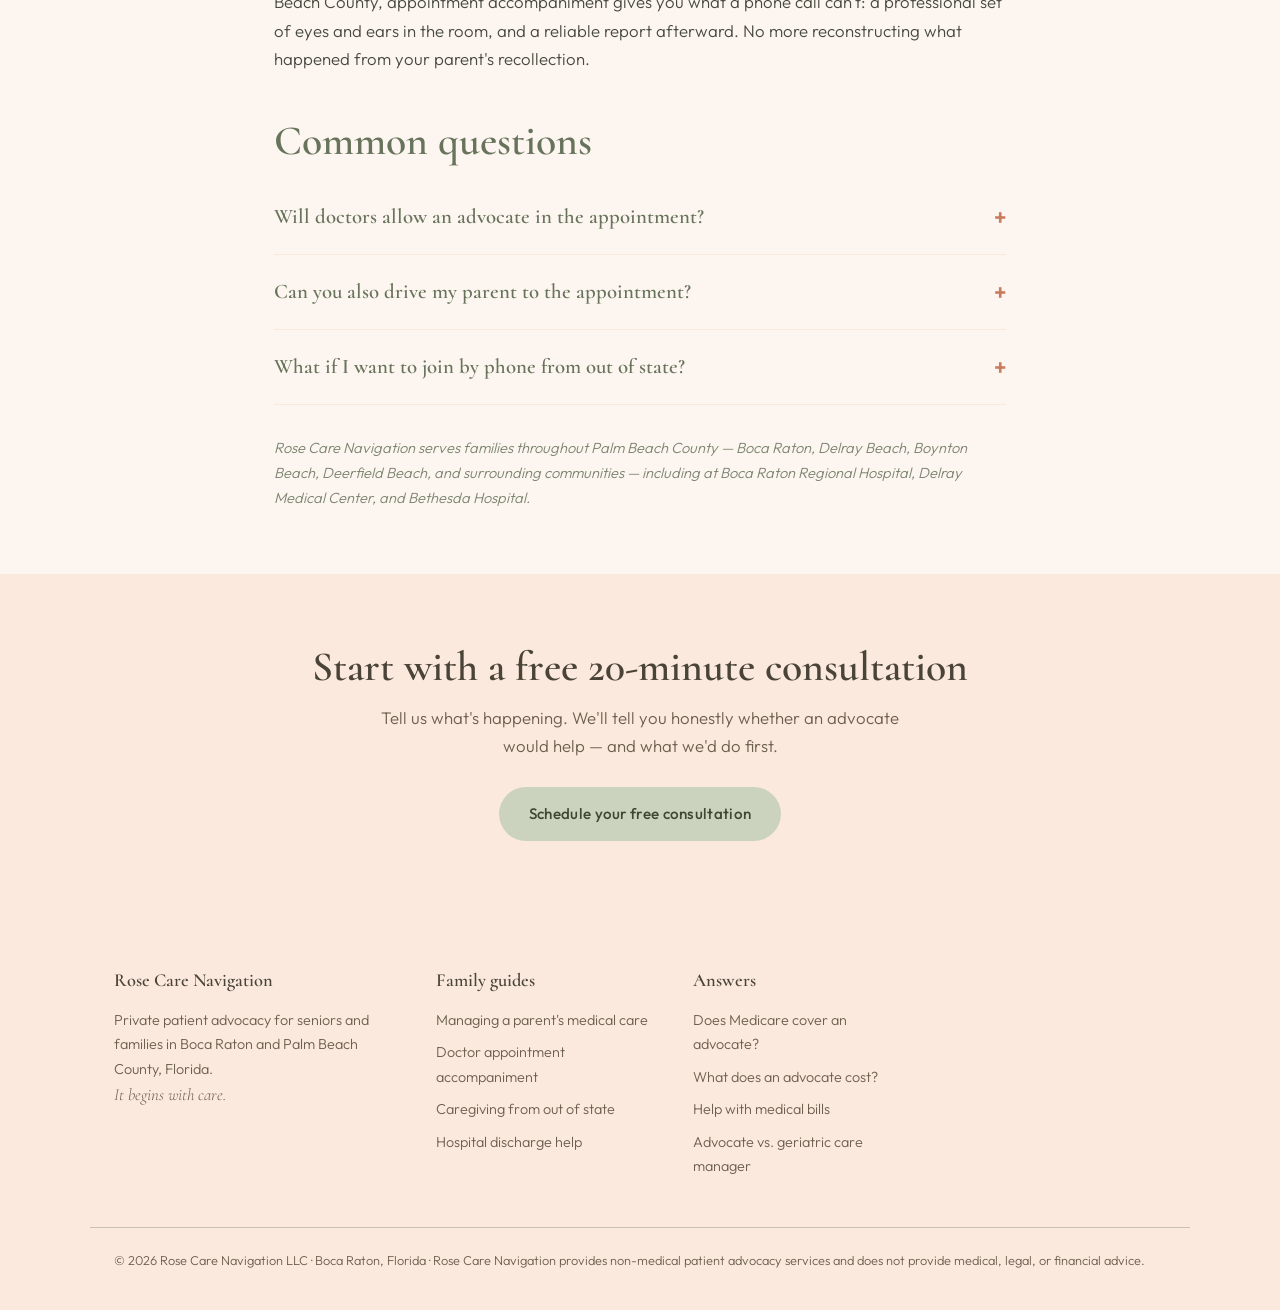
<file: doctor-appointment-accompaniment/index.html>
<!DOCTYPE html>
<html lang="en">
<head>
<meta charset="UTF-8">
<meta name="viewport" content="width=device-width, initial-scale=1.0">
<title>Someone to Go to Doctor Appointments With an Elderly Parent | Palm Beach County — Rose Care Navigation</title>
<meta name="description" content="A professional patient advocate attends doctor visits with your elderly parent in Boca Raton and Palm Beach County — asking questions, taking notes, and reporting back to family.">
<link rel="preconnect" href="https://fonts.googleapis.com">
<link rel="preconnect" href="https://fonts.gstatic.com" crossorigin>
<link href="https://fonts.googleapis.com/css2?family=Cormorant:ital,wght@0,500;0,600;0,700;1,500&family=Outfit:wght@300;400;500&family=Parisienne&family=Italiana&display=swap" rel="stylesheet">
<link rel="canonical" href="https://rosecarenavigation.com/doctor-appointment-accompaniment/">
<link rel="icon" type="image/png" href="/images/favicon.png">
<link rel="stylesheet" href="/css/style.css">
<script type="application/ld+json">
{
 "@context": "https://schema.org",
 "@type": "FAQPage",
 "mainEntity": [
  {
   "@type": "Question",
   "name": "Will doctors allow an advocate in the appointment?",
   "acceptedAnswer": {
    "@type": "Answer",
    "text": "Yes. With the patient's consent, advocates routinely attend appointments. Most physicians welcome it \u2014 an organized advocate makes the visit more productive for them too."
   }
  },
  {
   "@type": "Question",
   "name": "Can you also drive my parent to the appointment?",
   "acceptedAnswer": {
    "@type": "Answer",
    "text": "Our role is advocacy rather than transportation, but we coordinate with transport services and family so the logistics are covered, and we meet your parent at the visit."
   }
  },
  {
   "@type": "Question",
   "name": "What if I want to join by phone from out of state?",
   "acceptedAnswer": {
    "@type": "Answer",
    "text": "We can arrange for you to join the key part of a visit by phone or video when the doctor permits it, and in every case you'll receive a written summary the same day."
   }
  }
 ]
}
</script>
</head>
<body>
<nav>
  <div class="nav-inner">
    <a class="nav-logo" href="/" aria-label="Rose Care Navigation home">
      <img class="logo-mark" src="/images/logo-seal-144.png" alt="" width="46" height="46">
      <span class="nav-name-new"><span class="nav-r">R</span><span class="nav-rest">ose Care Navigation</span></span>
    </a>
    <ul>
      <li class="nav-hide"><a href="/#services">Services</a></li>
      <li class="nav-hide"><a href="/#about">About</a></li>
      <li><a class="btn" href="/#contact" style="padding:10px 22px;">Free consultation</a></li>
    </ul>
  </div>
</nav>
<header class="guide-hero">
  <div class="wrap">
    <p class="eyebrow">Family guide</p>
    <h1>Someone to go to doctor appointments with your elderly parent</h1>
    <p class="answer">Yes, this service exists: a professional patient advocate attends medical appointments with your parent — asking the right questions, taking notes, making sure instructions are understood, and sending you a clear summary afterward. It's one of the most requested services at Rose Care Navigation.</p>
  </div>
</header>
<article class="guide">
<h2>Why appointments go wrong when seniors go alone</h2>
<p>The average doctor visit lasts about 15 minutes. In that window, an 82-year-old is expected to accurately recall symptoms, report every medication, absorb a diagnosis, understand a treatment plan, and remember the follow-up instructions. Research on patient recall consistently finds that patients forget a large share of what doctors tell them — and that's for all patients, not just seniors managing hearing loss, memory changes, or the stress of a worrying diagnosis.</p>
<p>Families see the result: "What did the doctor say?" — "He said everything's fine." Meanwhile the after-visit summary mentions a medication change no one implemented and a specialist referral no one scheduled.</p>
<h2>What we do before, during, and after each visit</h2>
<ul>
<li><strong>Before:</strong> prepare a written list of symptoms, questions, and current medications; gather any records the doctor should see.</li>
<li><strong>During:</strong> take notes, ask the questions your parent won't ("What are the alternatives?" "What happens if we wait?"), and make sure the doctor's instructions are actually understood before we leave the room.</li>
<li><strong>After:</strong> send the family a plain-language summary — what was said, what changed, and what happens next — and follow through on referrals, tests, and prescriptions so nothing falls through the cracks.</li>
</ul>
<h2>Especially for out-of-town children</h2>
<p>If you live out of state and your parent is in Boca Raton, Delray Beach, or anywhere in Palm Beach County, appointment accompaniment gives you what a phone call can't: a professional set of eyes and ears in the room, and a reliable report afterward. No more reconstructing what happened from your parent's recollection.</p>
<h2>Common questions</h2><div class="faq" style="margin-top:10px;">
<details><summary>Will doctors allow an advocate in the appointment?</summary><p>Yes. With the patient's consent, advocates routinely attend appointments. Most physicians welcome it — an organized advocate makes the visit more productive for them too.</p></details>
<details><summary>Can you also drive my parent to the appointment?</summary><p>Our role is advocacy rather than transportation, but we coordinate with transport services and family so the logistics are covered, and we meet your parent at the visit.</p></details>
<details><summary>What if I want to join by phone from out of state?</summary><p>We can arrange for you to join the key part of a visit by phone or video when the doctor permits it, and in every case you'll receive a written summary the same day.</p></details>
</div>
<p class="local-note">Rose Care Navigation serves families throughout Palm Beach County — Boca Raton, Delray Beach, Boynton Beach, Deerfield Beach, and surrounding communities — including at Boca Raton Regional Hospital, Delray Medical Center, and Bethesda Hospital.</p>
</article>
<section class="band-sage cta-band">
  <h2>Start with a free 20-minute consultation</h2>
  <p>Tell us what's happening. We'll tell you honestly whether an advocate would help — and what we'd do first.</p>
  <a class="btn btn-light" href="/#contact">Schedule your free consultation</a>
</section>
<footer>
  <div class="wrap">
    <div>
      <h4>Rose Care Navigation</h4>
      <p>Private patient advocacy for seniors and families in Boca Raton and Palm Beach County, Florida.<br><em style="font-family:'Cormorant',serif; font-size:1.05rem;">It begins with care.</em></p>
    </div>
    <div>
      <h4>Family guides</h4>
      <ul>
        <li><a href="/help-managing-parents-medical-care/">Managing a parent's medical care</a></li>
        <li><a href="/doctor-appointment-accompaniment/">Doctor appointment accompaniment</a></li>
        <li><a href="/out-of-state-caregiver-florida/">Caregiving from out of state</a></li>
        <li><a href="/hospital-discharge-help/">Hospital discharge help</a></li>
      </ul>
    </div>
    <div>
      <h4>Answers</h4>
      <ul>
        <li><a href="/does-medicare-cover-patient-advocate/">Does Medicare cover an advocate?</a></li>
        <li><a href="/what-does-a-patient-advocate-cost/">What does an advocate cost?</a></li>
        <li><a href="/medical-bill-help-florida/">Help with medical bills</a></li>
        <li><a href="/patient-advocate-vs-geriatric-care-manager/">Advocate vs. geriatric care manager</a></li>
      </ul>
    </div>
  </div>
  <div class="foot-bottom">&copy; 2026 Rose Care Navigation LLC &middot; Boca Raton, Florida &middot; Rose Care Navigation provides non-medical patient advocacy services and does not provide medical, legal, or financial advice.</div>
</footer>
</body>
</html>
</file>
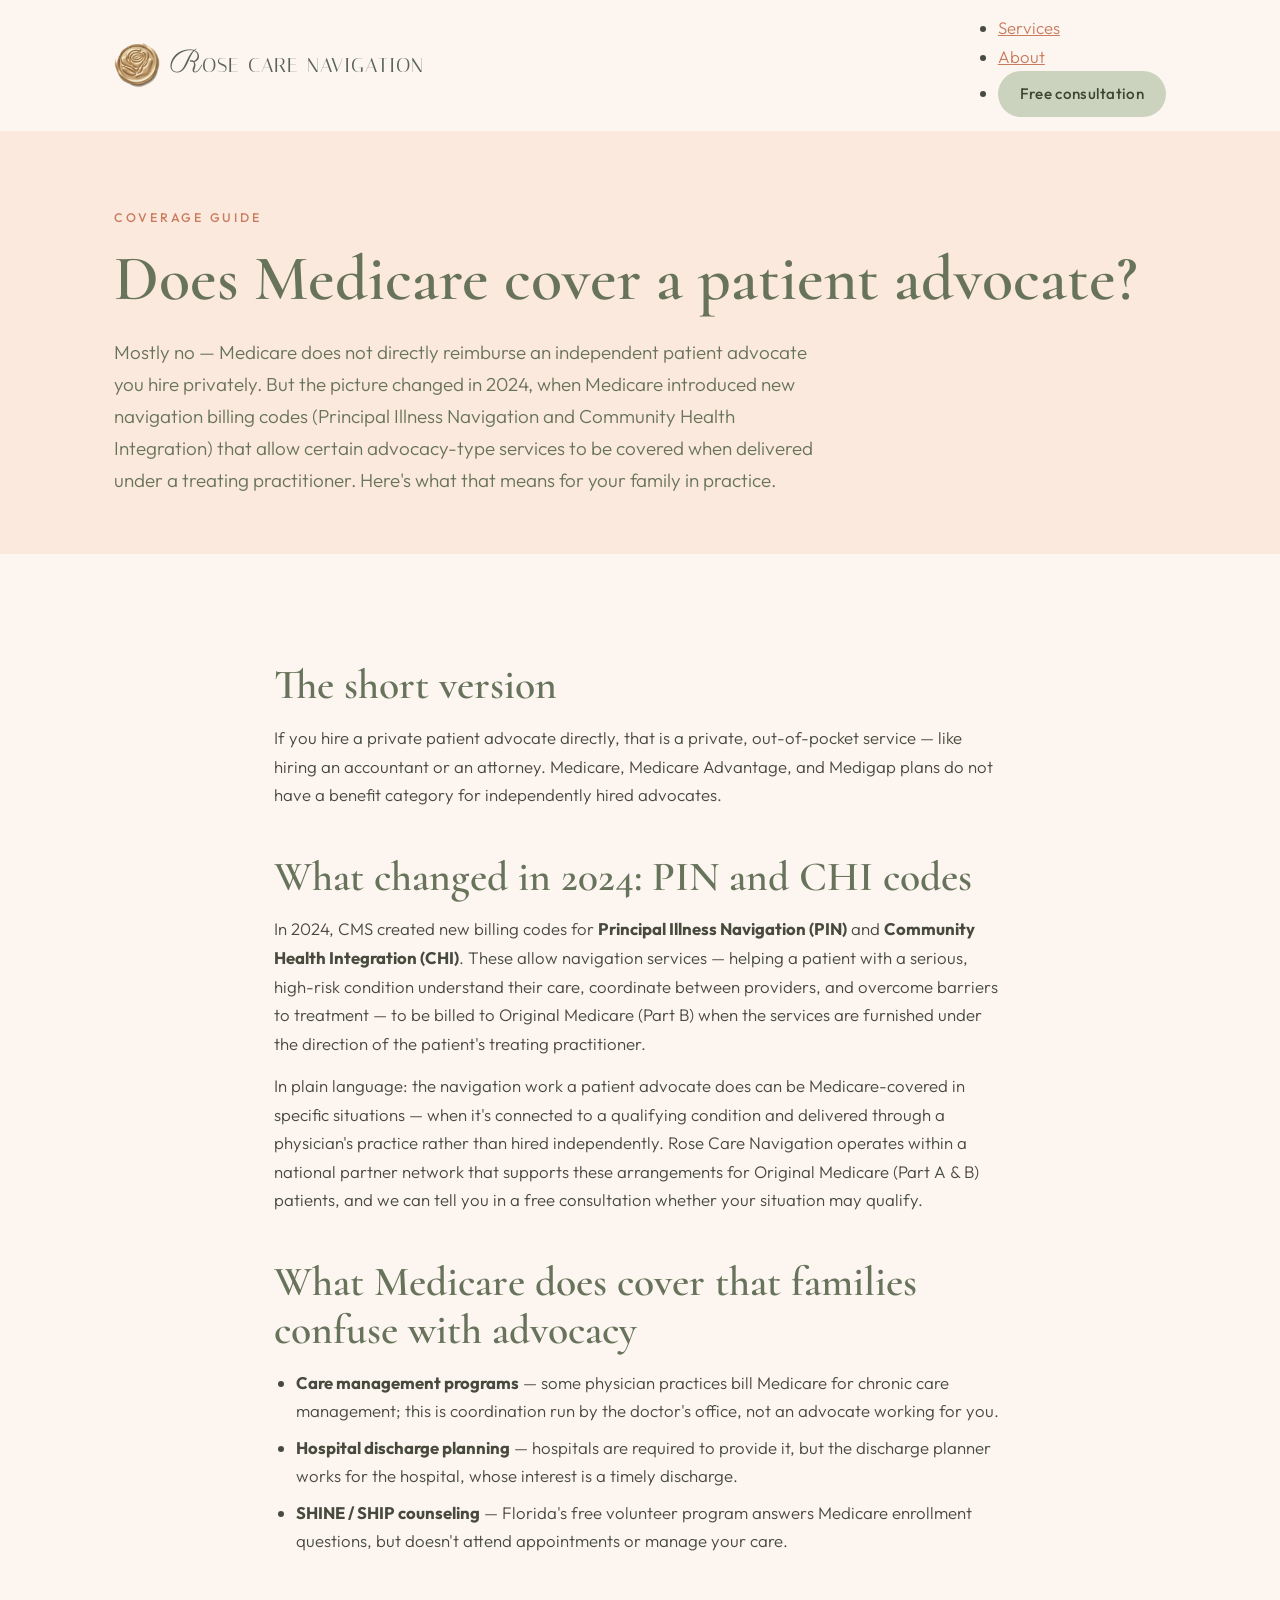
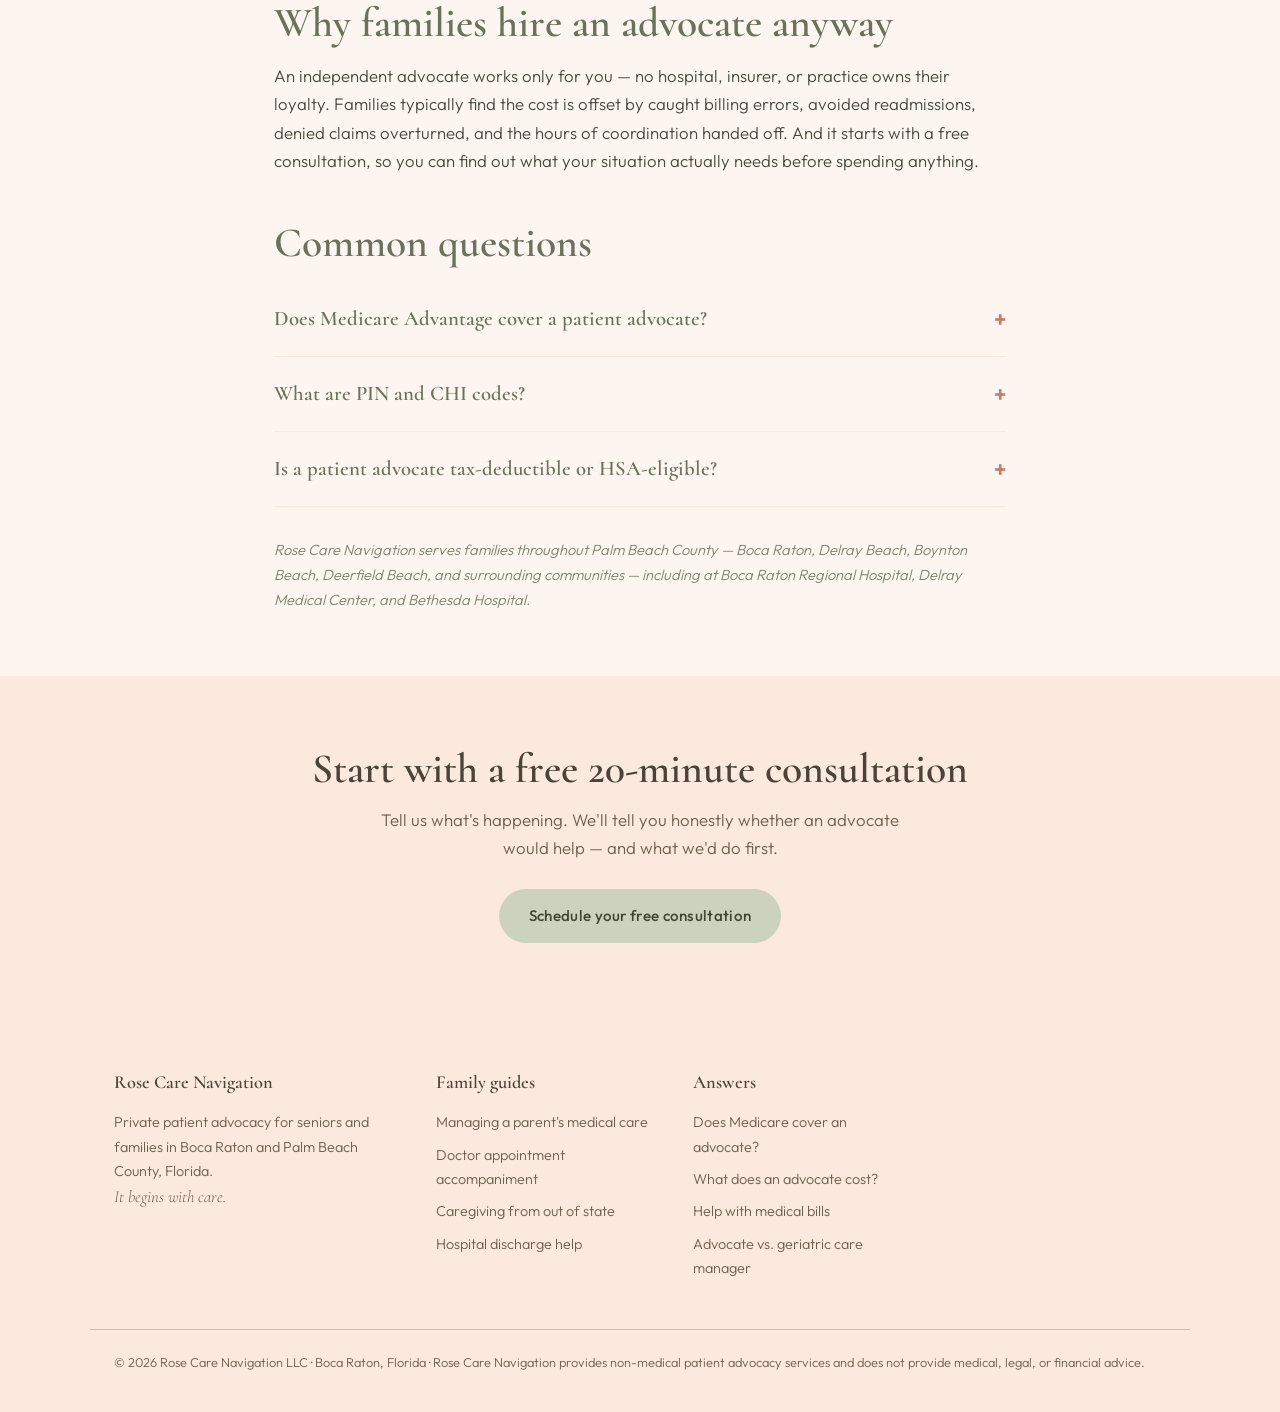
<file: does-medicare-cover-patient-advocate/index.html>
<!DOCTYPE html>
<html lang="en">
<head>
<meta charset="UTF-8">
<meta name="viewport" content="width=device-width, initial-scale=1.0">
<title>Does Medicare Cover a Patient Advocate? (2026 Guide) — Rose Care Navigation</title>
<meta name="description" content="Medicare doesn't directly pay independent patient advocates, but 2024 CMS navigation codes (PIN and CHI) changed the landscape. What Original Medicare covers and what families pay for.">
<link rel="preconnect" href="https://fonts.googleapis.com">
<link rel="preconnect" href="https://fonts.gstatic.com" crossorigin>
<link href="https://fonts.googleapis.com/css2?family=Cormorant:ital,wght@0,500;0,600;0,700;1,500&family=Outfit:wght@300;400;500&family=Parisienne&family=Italiana&display=swap" rel="stylesheet">
<link rel="canonical" href="https://rosecarenavigation.com/does-medicare-cover-patient-advocate/">
<link rel="icon" type="image/png" href="/images/favicon.png">
<link rel="stylesheet" href="/css/style.css">
<script type="application/ld+json">
{
 "@context": "https://schema.org",
 "@type": "FAQPage",
 "mainEntity": [
  {
   "@type": "Question",
   "name": "Does Medicare Advantage cover a patient advocate?",
   "acceptedAnswer": {
    "@type": "Answer",
    "text": "Medicare Advantage plans include their own case managers, but those work for the insurance company. Independent advocates hired by the family are generally private-pay under Medicare Advantage as well."
   }
  },
  {
   "@type": "Question",
   "name": "What are PIN and CHI codes?",
   "acceptedAnswer": {
    "@type": "Answer",
    "text": "Principal Illness Navigation and Community Health Integration are Medicare billing codes introduced in 2024 that let navigation services be billed to Original Medicare when provided under a treating practitioner for qualifying conditions. Ask us whether your situation may fit."
   }
  },
  {
   "@type": "Question",
   "name": "Is a patient advocate tax-deductible or HSA-eligible?",
   "acceptedAnswer": {
    "@type": "Answer",
    "text": "It depends on the services and your tax situation \u2014 some care-coordination costs may qualify as medical expenses. Confirm with your tax professional; we can provide the documentation you'd need."
   }
  }
 ]
}
</script>
</head>
<body>
<nav>
  <div class="nav-inner">
    <a class="nav-logo" href="/" aria-label="Rose Care Navigation home">
      <img class="logo-mark" src="/images/logo-seal-144.png" alt="" width="46" height="46">
      <span class="nav-name-new"><span class="nav-r">R</span><span class="nav-rest">ose Care Navigation</span></span>
    </a>
    <ul>
      <li class="nav-hide"><a href="/#services">Services</a></li>
      <li class="nav-hide"><a href="/#about">About</a></li>
      <li><a class="btn" href="/#contact" style="padding:10px 22px;">Free consultation</a></li>
    </ul>
  </div>
</nav>
<header class="guide-hero">
  <div class="wrap">
    <p class="eyebrow">Coverage guide</p>
    <h1>Does Medicare cover a patient advocate?</h1>
    <p class="answer">Mostly no — Medicare does not directly reimburse an independent patient advocate you hire privately. But the picture changed in 2024, when Medicare introduced new navigation billing codes (Principal Illness Navigation and Community Health Integration) that allow certain advocacy-type services to be covered when delivered under a treating practitioner. Here's what that means for your family in practice.</p>
  </div>
</header>
<article class="guide">
<h2>The short version</h2>
<p>If you hire a private patient advocate directly, that is a private, out-of-pocket service — like hiring an accountant or an attorney. Medicare, Medicare Advantage, and Medigap plans do not have a benefit category for independently hired advocates.</p>
<h2>What changed in 2024: PIN and CHI codes</h2>
<p>In 2024, CMS created new billing codes for <strong>Principal Illness Navigation (PIN)</strong> and <strong>Community Health Integration (CHI)</strong>. These allow navigation services — helping a patient with a serious, high-risk condition understand their care, coordinate between providers, and overcome barriers to treatment — to be billed to Original Medicare (Part B) when the services are furnished under the direction of the patient's treating practitioner.</p>
<p>In plain language: the navigation work a patient advocate does can be Medicare-covered in specific situations — when it's connected to a qualifying condition and delivered through a physician's practice rather than hired independently. Rose Care Navigation operates within a national partner network that supports these arrangements for Original Medicare (Part A &amp; B) patients, and we can tell you in a free consultation whether your situation may qualify.</p>
<h2>What Medicare does cover that families confuse with advocacy</h2>
<ul>
<li><strong>Care management programs</strong> — some physician practices bill Medicare for chronic care management; this is coordination run by the doctor's office, not an advocate working for you.</li>
<li><strong>Hospital discharge planning</strong> — hospitals are required to provide it, but the discharge planner works for the hospital, whose interest is a timely discharge.</li>
<li><strong>SHINE / SHIP counseling</strong> — Florida's free volunteer program answers Medicare enrollment questions, but doesn't attend appointments or manage your care.</li>
</ul>
<h2>Why families hire an advocate anyway</h2>
<p>An independent advocate works only for you — no hospital, insurer, or practice owns their loyalty. Families typically find the cost is offset by caught billing errors, avoided readmissions, denied claims overturned, and the hours of coordination handed off. And it starts with a free consultation, so you can find out what your situation actually needs before spending anything.</p>
<h2>Common questions</h2><div class="faq" style="margin-top:10px;">
<details><summary>Does Medicare Advantage cover a patient advocate?</summary><p>Medicare Advantage plans include their own case managers, but those work for the insurance company. Independent advocates hired by the family are generally private-pay under Medicare Advantage as well.</p></details>
<details><summary>What are PIN and CHI codes?</summary><p>Principal Illness Navigation and Community Health Integration are Medicare billing codes introduced in 2024 that let navigation services be billed to Original Medicare when provided under a treating practitioner for qualifying conditions. Ask us whether your situation may fit.</p></details>
<details><summary>Is a patient advocate tax-deductible or HSA-eligible?</summary><p>It depends on the services and your tax situation — some care-coordination costs may qualify as medical expenses. Confirm with your tax professional; we can provide the documentation you'd need.</p></details>
</div>
<p class="local-note">Rose Care Navigation serves families throughout Palm Beach County — Boca Raton, Delray Beach, Boynton Beach, Deerfield Beach, and surrounding communities — including at Boca Raton Regional Hospital, Delray Medical Center, and Bethesda Hospital.</p>
</article>
<section class="band-sage cta-band">
  <h2>Start with a free 20-minute consultation</h2>
  <p>Tell us what's happening. We'll tell you honestly whether an advocate would help — and what we'd do first.</p>
  <a class="btn btn-light" href="/#contact">Schedule your free consultation</a>
</section>
<footer>
  <div class="wrap">
    <div>
      <h4>Rose Care Navigation</h4>
      <p>Private patient advocacy for seniors and families in Boca Raton and Palm Beach County, Florida.<br><em style="font-family:'Cormorant',serif; font-size:1.05rem;">It begins with care.</em></p>
    </div>
    <div>
      <h4>Family guides</h4>
      <ul>
        <li><a href="/help-managing-parents-medical-care/">Managing a parent's medical care</a></li>
        <li><a href="/doctor-appointment-accompaniment/">Doctor appointment accompaniment</a></li>
        <li><a href="/out-of-state-caregiver-florida/">Caregiving from out of state</a></li>
        <li><a href="/hospital-discharge-help/">Hospital discharge help</a></li>
      </ul>
    </div>
    <div>
      <h4>Answers</h4>
      <ul>
        <li><a href="/does-medicare-cover-patient-advocate/">Does Medicare cover an advocate?</a></li>
        <li><a href="/what-does-a-patient-advocate-cost/">What does an advocate cost?</a></li>
        <li><a href="/medical-bill-help-florida/">Help with medical bills</a></li>
        <li><a href="/patient-advocate-vs-geriatric-care-manager/">Advocate vs. geriatric care manager</a></li>
      </ul>
    </div>
  </div>
  <div class="foot-bottom">&copy; 2026 Rose Care Navigation LLC &middot; Boca Raton, Florida &middot; Rose Care Navigation provides non-medical patient advocacy services and does not provide medical, legal, or financial advice.</div>
</footer>
</body>
</html>
</file>
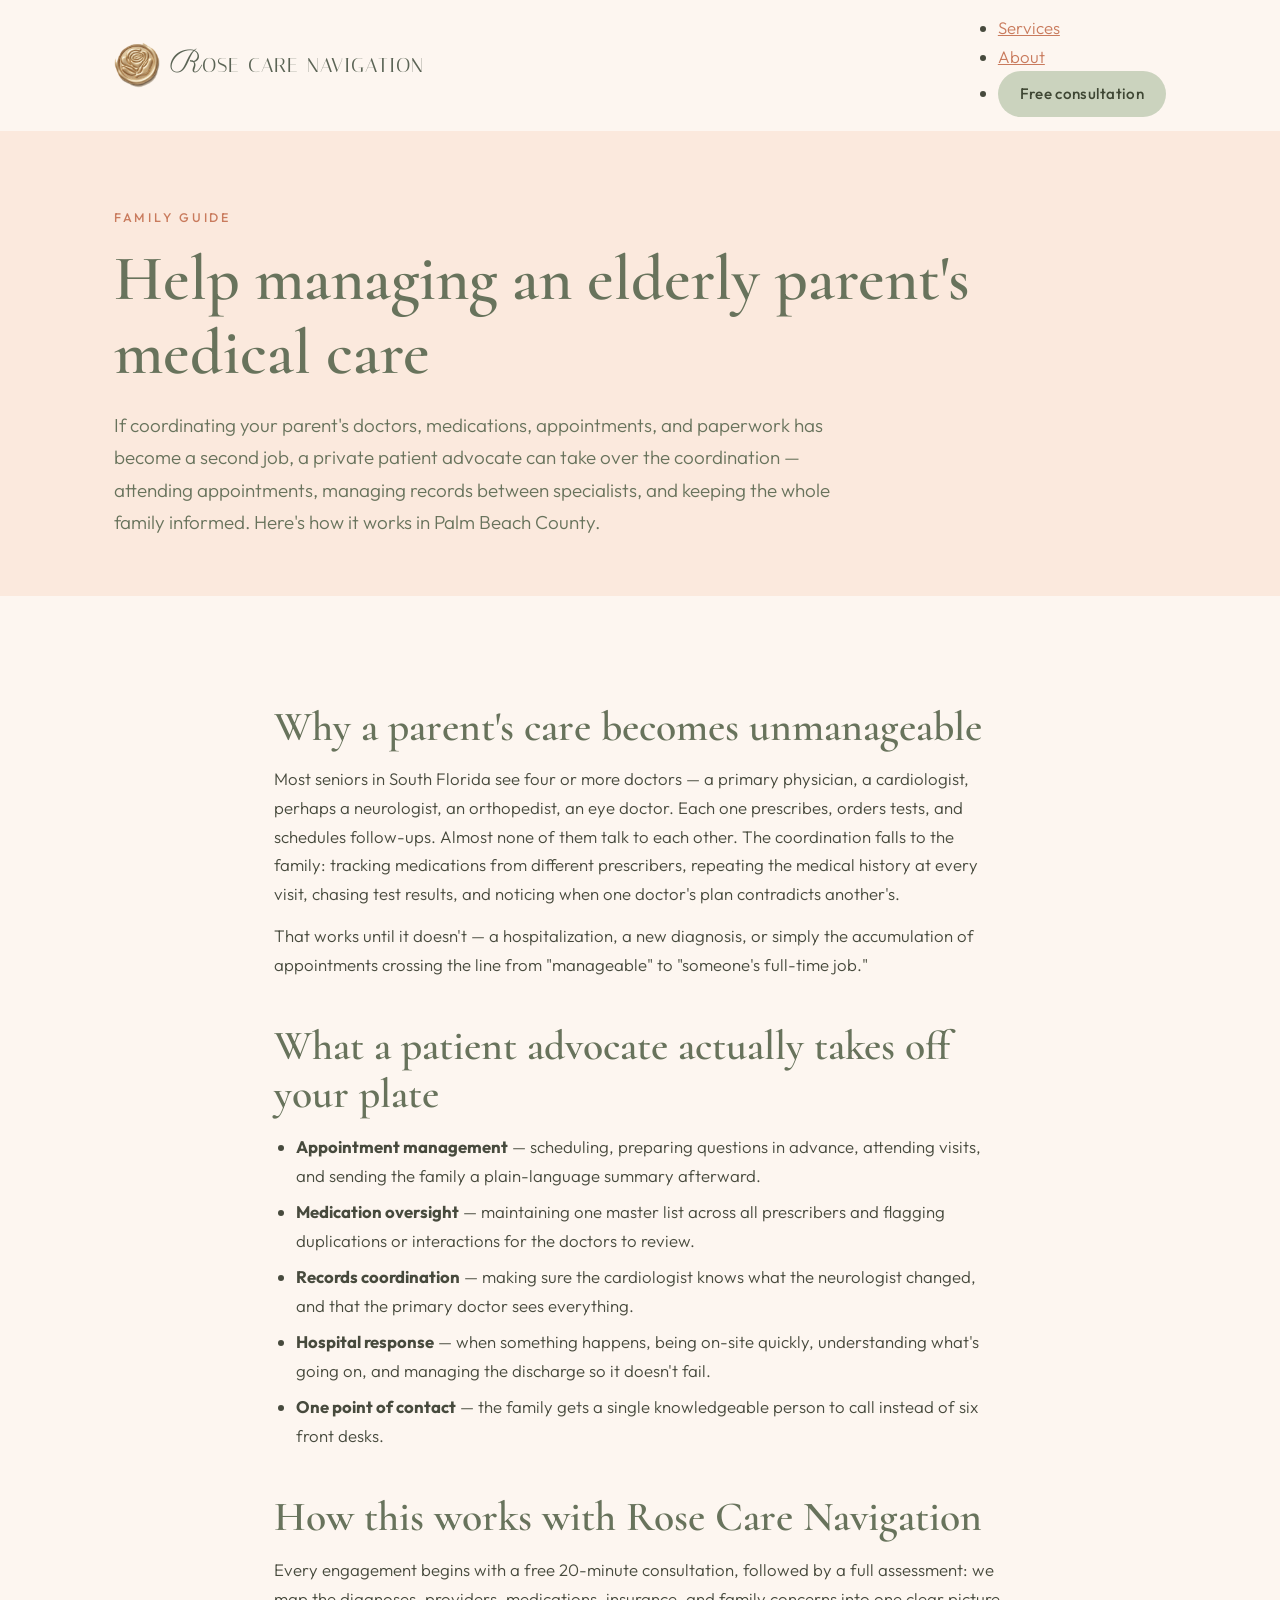
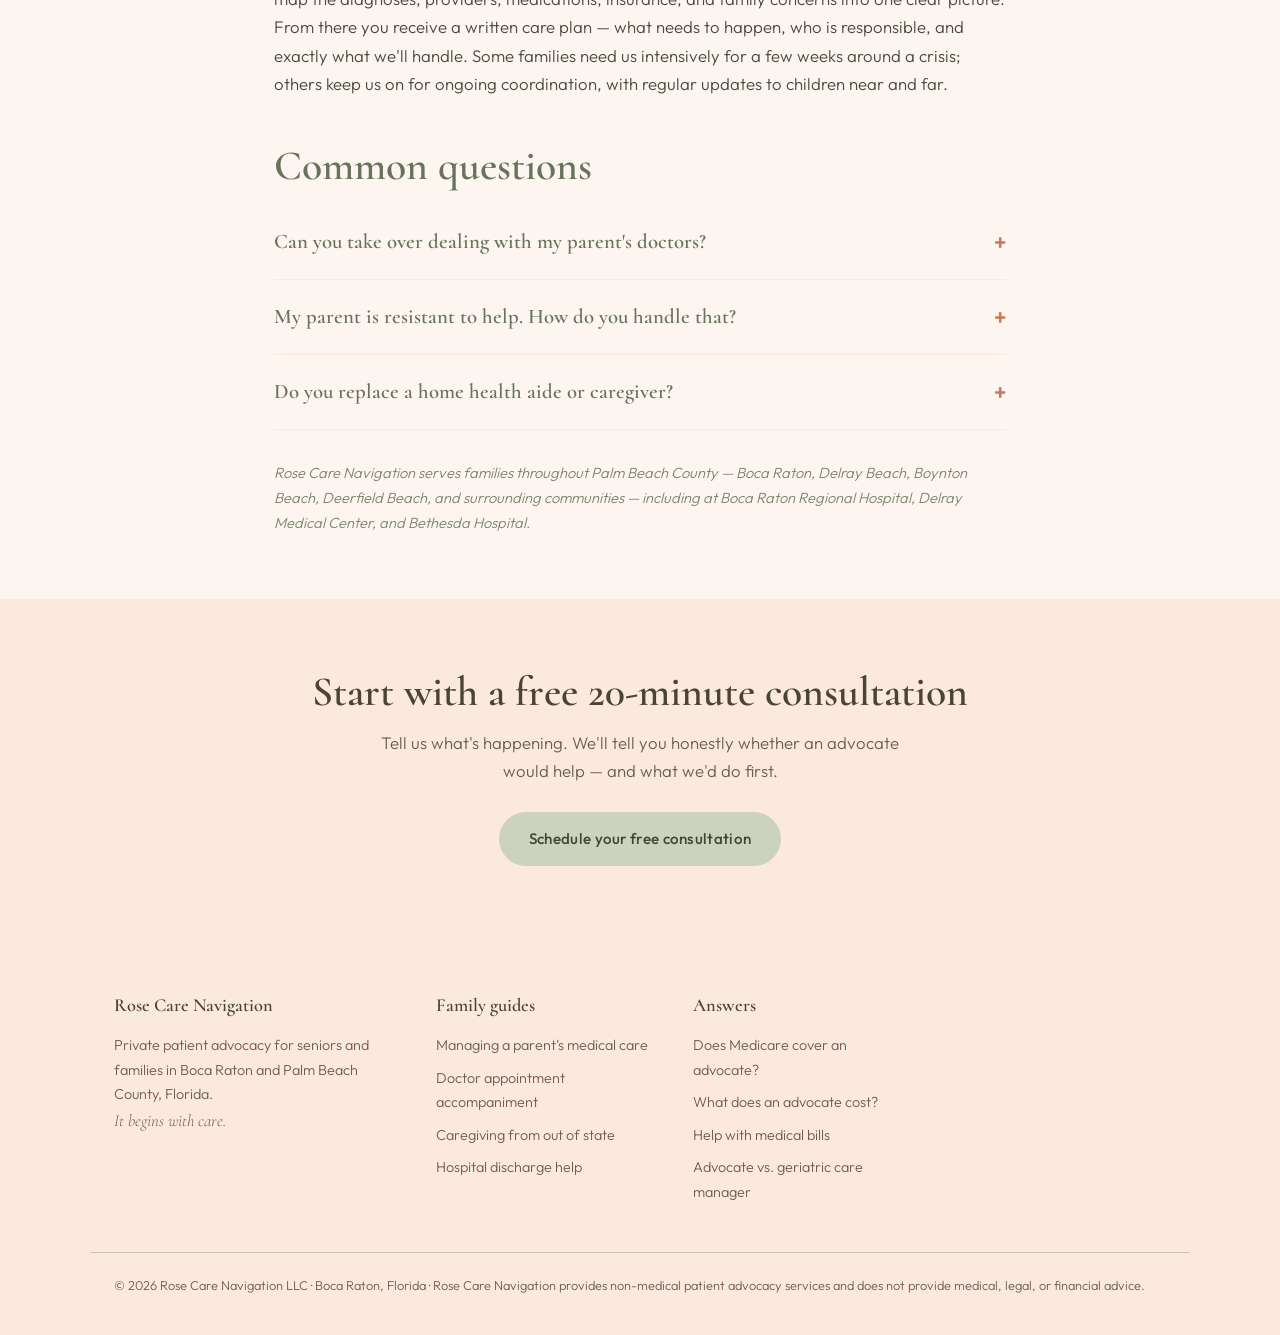
<file: help-managing-parents-medical-care/index.html>
<!DOCTYPE html>
<html lang="en">
<head>
<meta charset="UTF-8">
<meta name="viewport" content="width=device-width, initial-scale=1.0">
<title>Help Managing an Elderly Parent's Medical Care | Boca Raton, FL — Rose Care Navigation</title>
<meta name="description" content="Overwhelmed managing a parent's doctors, medications, and appointments in Palm Beach County? A private patient advocate coordinates it all. Free 20-minute consultation.">
<link rel="preconnect" href="https://fonts.googleapis.com">
<link rel="preconnect" href="https://fonts.gstatic.com" crossorigin>
<link href="https://fonts.googleapis.com/css2?family=Cormorant:ital,wght@0,500;0,600;0,700;1,500&family=Outfit:wght@300;400;500&family=Parisienne&family=Italiana&display=swap" rel="stylesheet">
<link rel="canonical" href="https://rosecarenavigation.com/help-managing-parents-medical-care/">
<link rel="icon" type="image/png" href="/images/favicon.png">
<link rel="stylesheet" href="/css/style.css">
<script type="application/ld+json">
{
 "@context": "https://schema.org",
 "@type": "FAQPage",
 "mainEntity": [
  {
   "@type": "Question",
   "name": "Can you take over dealing with my parent's doctors?",
   "acceptedAnswer": {
    "@type": "Answer",
    "text": "Yes. With your parent's authorization, we communicate directly with physicians' offices, attend appointments, obtain records, and coordinate between specialists \u2014 then report back to the family in plain language."
   }
  },
  {
   "@type": "Question",
   "name": "My parent is resistant to help. How do you handle that?",
   "acceptedAnswer": {
    "@type": "Answer",
    "text": "Very common, and we don't push. We usually start as a low-key presence \u2014 a knowledgeable friend at one appointment \u2014 and let trust build. Seniors often accept help from a professional advocate more readily than from their own children, because it preserves their sense of independence."
   }
  },
  {
   "@type": "Question",
   "name": "Do you replace a home health aide or caregiver?",
   "acceptedAnswer": {
    "@type": "Answer",
    "text": "No \u2014 we're a different layer. Aides help with daily living; we manage the medical system around your parent: doctors, hospitals, insurance, and records. We often work alongside aides and geriatric care managers."
   }
  }
 ]
}
</script>
</head>
<body>
<nav>
  <div class="nav-inner">
    <a class="nav-logo" href="/" aria-label="Rose Care Navigation home">
      <img class="logo-mark" src="/images/logo-seal-144.png" alt="" width="46" height="46">
      <span class="nav-name-new"><span class="nav-r">R</span><span class="nav-rest">ose Care Navigation</span></span>
    </a>
    <ul>
      <li class="nav-hide"><a href="/#services">Services</a></li>
      <li class="nav-hide"><a href="/#about">About</a></li>
      <li><a class="btn" href="/#contact" style="padding:10px 22px;">Free consultation</a></li>
    </ul>
  </div>
</nav>
<header class="guide-hero">
  <div class="wrap">
    <p class="eyebrow">Family guide</p>
    <h1>Help managing an elderly parent's medical care</h1>
    <p class="answer">If coordinating your parent's doctors, medications, appointments, and paperwork has become a second job, a private patient advocate can take over the coordination — attending appointments, managing records between specialists, and keeping the whole family informed. Here's how it works in Palm Beach County.</p>
  </div>
</header>
<article class="guide">
<h2>Why a parent's care becomes unmanageable</h2>
<p>Most seniors in South Florida see four or more doctors — a primary physician, a cardiologist, perhaps a neurologist, an orthopedist, an eye doctor. Each one prescribes, orders tests, and schedules follow-ups. Almost none of them talk to each other. The coordination falls to the family: tracking medications from different prescribers, repeating the medical history at every visit, chasing test results, and noticing when one doctor's plan contradicts another's.</p>
<p>That works until it doesn't — a hospitalization, a new diagnosis, or simply the accumulation of appointments crossing the line from "manageable" to "someone's full-time job."</p>
<h2>What a patient advocate actually takes off your plate</h2>
<ul>
<li><strong>Appointment management</strong> — scheduling, preparing questions in advance, attending visits, and sending the family a plain-language summary afterward.</li>
<li><strong>Medication oversight</strong> — maintaining one master list across all prescribers and flagging duplications or interactions for the doctors to review.</li>
<li><strong>Records coordination</strong> — making sure the cardiologist knows what the neurologist changed, and that the primary doctor sees everything.</li>
<li><strong>Hospital response</strong> — when something happens, being on-site quickly, understanding what's going on, and managing the discharge so it doesn't fail.</li>
<li><strong>One point of contact</strong> — the family gets a single knowledgeable person to call instead of six front desks.</li>
</ul>
<h2>How this works with Rose Care Navigation</h2>
<p>Every engagement begins with a free 20-minute consultation, followed by a full assessment: we map the diagnoses, providers, medications, insurance, and family concerns into one clear picture. From there you receive a written care plan — what needs to happen, who is responsible, and exactly what we'll handle. Some families need us intensively for a few weeks around a crisis; others keep us on for ongoing coordination, with regular updates to children near and far.</p>
<h2>Common questions</h2><div class="faq" style="margin-top:10px;">
<details><summary>Can you take over dealing with my parent&#x27;s doctors?</summary><p>Yes. With your parent's authorization, we communicate directly with physicians' offices, attend appointments, obtain records, and coordinate between specialists — then report back to the family in plain language.</p></details>
<details><summary>My parent is resistant to help. How do you handle that?</summary><p>Very common, and we don't push. We usually start as a low-key presence — a knowledgeable friend at one appointment — and let trust build. Seniors often accept help from a professional advocate more readily than from their own children, because it preserves their sense of independence.</p></details>
<details><summary>Do you replace a home health aide or caregiver?</summary><p>No — we're a different layer. Aides help with daily living; we manage the medical system around your parent: doctors, hospitals, insurance, and records. We often work alongside aides and geriatric care managers.</p></details>
</div>
<p class="local-note">Rose Care Navigation serves families throughout Palm Beach County — Boca Raton, Delray Beach, Boynton Beach, Deerfield Beach, and surrounding communities — including at Boca Raton Regional Hospital, Delray Medical Center, and Bethesda Hospital.</p>
</article>
<section class="band-sage cta-band">
  <h2>Start with a free 20-minute consultation</h2>
  <p>Tell us what's happening. We'll tell you honestly whether an advocate would help — and what we'd do first.</p>
  <a class="btn btn-light" href="/#contact">Schedule your free consultation</a>
</section>
<footer>
  <div class="wrap">
    <div>
      <h4>Rose Care Navigation</h4>
      <p>Private patient advocacy for seniors and families in Boca Raton and Palm Beach County, Florida.<br><em style="font-family:'Cormorant',serif; font-size:1.05rem;">It begins with care.</em></p>
    </div>
    <div>
      <h4>Family guides</h4>
      <ul>
        <li><a href="/help-managing-parents-medical-care/">Managing a parent's medical care</a></li>
        <li><a href="/doctor-appointment-accompaniment/">Doctor appointment accompaniment</a></li>
        <li><a href="/out-of-state-caregiver-florida/">Caregiving from out of state</a></li>
        <li><a href="/hospital-discharge-help/">Hospital discharge help</a></li>
      </ul>
    </div>
    <div>
      <h4>Answers</h4>
      <ul>
        <li><a href="/does-medicare-cover-patient-advocate/">Does Medicare cover an advocate?</a></li>
        <li><a href="/what-does-a-patient-advocate-cost/">What does an advocate cost?</a></li>
        <li><a href="/medical-bill-help-florida/">Help with medical bills</a></li>
        <li><a href="/patient-advocate-vs-geriatric-care-manager/">Advocate vs. geriatric care manager</a></li>
      </ul>
    </div>
  </div>
  <div class="foot-bottom">&copy; 2026 Rose Care Navigation LLC &middot; Boca Raton, Florida &middot; Rose Care Navigation provides non-medical patient advocacy services and does not provide medical, legal, or financial advice.</div>
</footer>
</body>
</html>
</file>
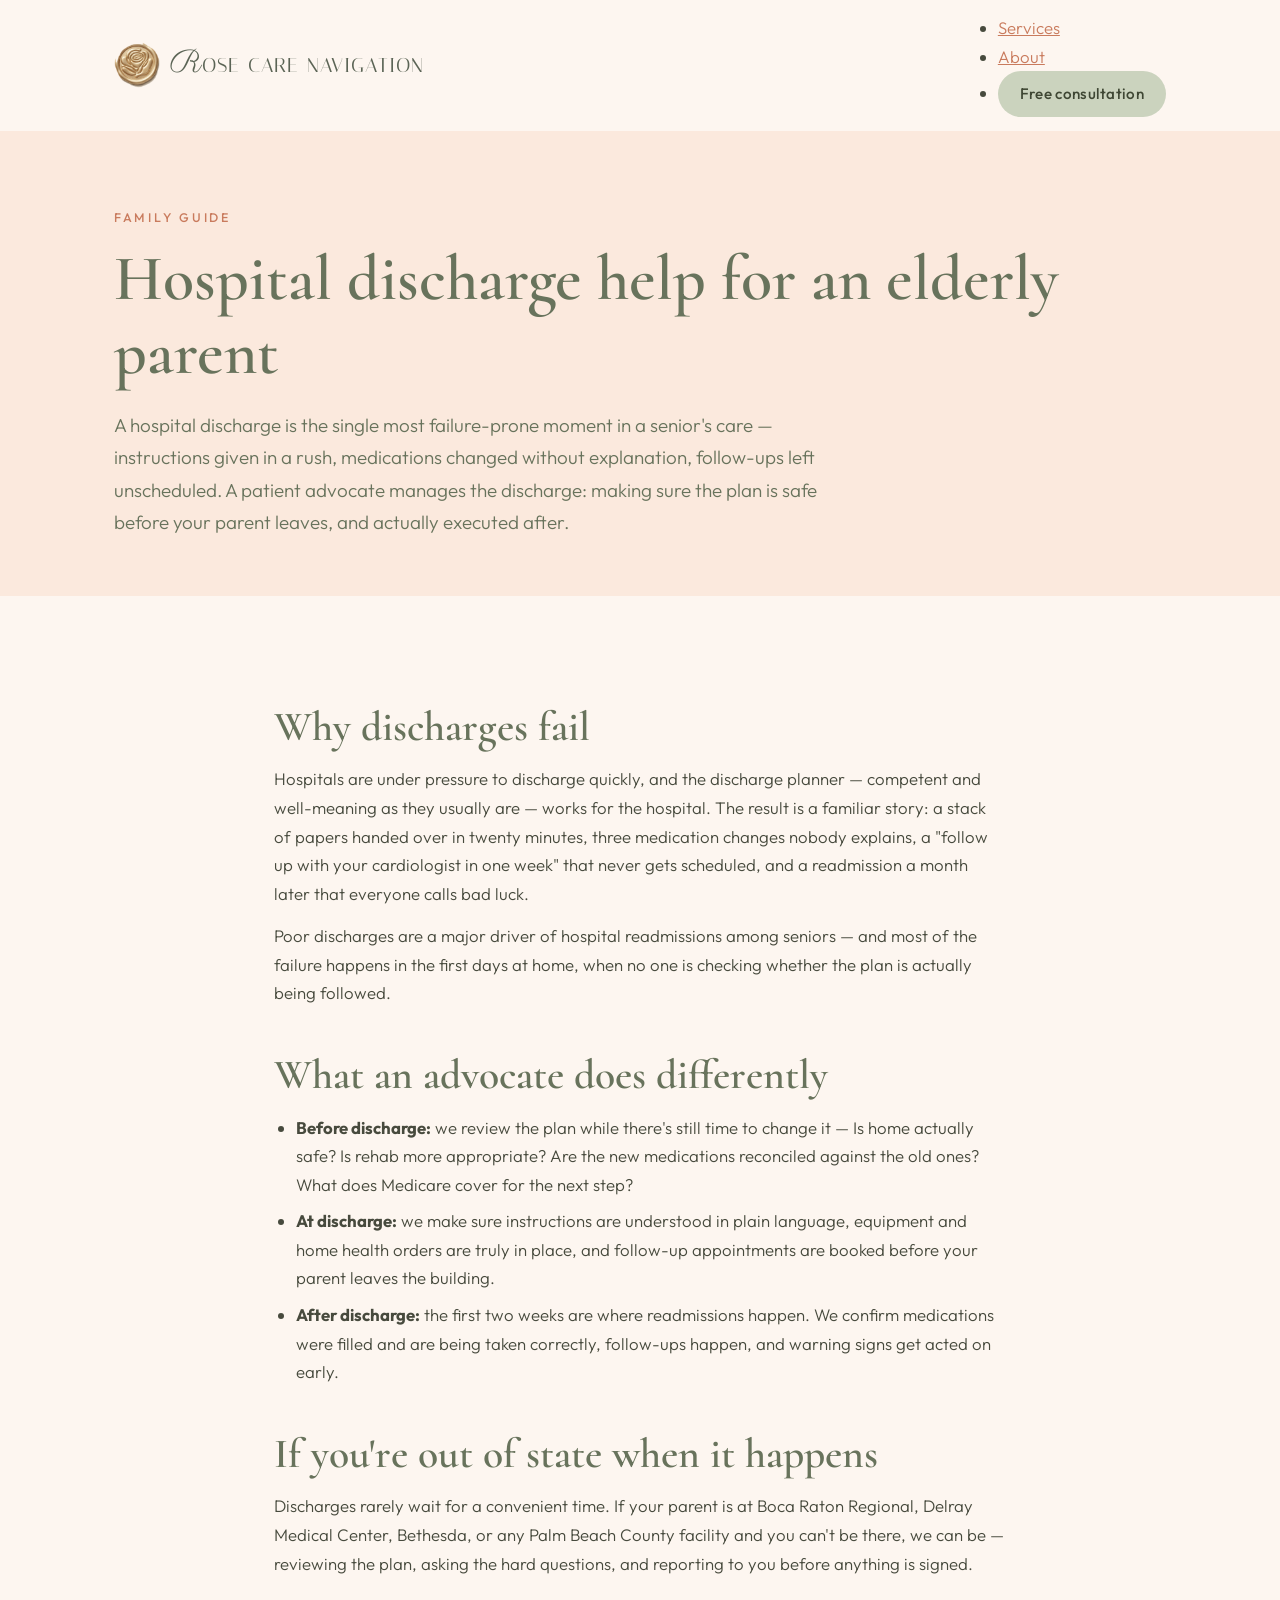
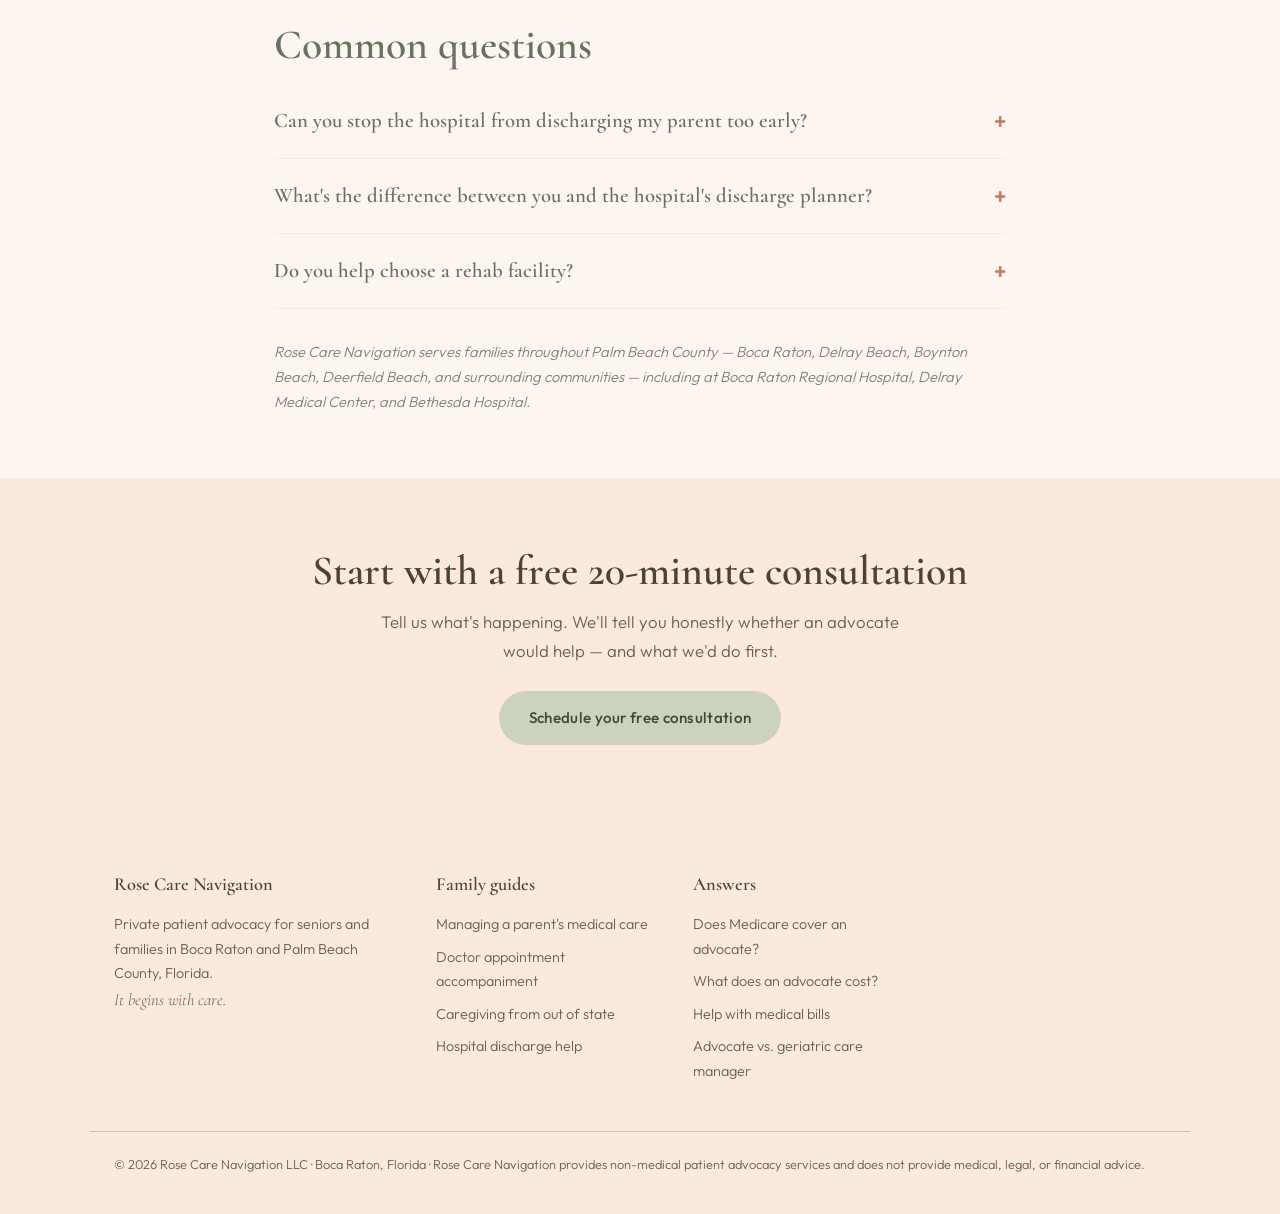
<file: hospital-discharge-help/index.html>
<!DOCTYPE html>
<html lang="en">
<head>
<meta charset="UTF-8">
<meta name="viewport" content="width=device-width, initial-scale=1.0">
<title>Hospital Discharge Help for an Elderly Parent | Palm Beach County — Rose Care Navigation</title>
<meta name="description" content="A rushed hospital discharge is the most dangerous moment in elder care. A patient advocate makes sure your parent's discharge plan in Palm Beach County is safe, understood, and followed.">
<link rel="preconnect" href="https://fonts.googleapis.com">
<link rel="preconnect" href="https://fonts.gstatic.com" crossorigin>
<link href="https://fonts.googleapis.com/css2?family=Cormorant:ital,wght@0,500;0,600;0,700;1,500&family=Outfit:wght@300;400;500&family=Parisienne&family=Italiana&display=swap" rel="stylesheet">
<link rel="canonical" href="https://rosecarenavigation.com/hospital-discharge-help/">
<link rel="icon" type="image/png" href="/images/favicon.png">
<link rel="stylesheet" href="/css/style.css">
<script type="application/ld+json">
{
 "@context": "https://schema.org",
 "@type": "FAQPage",
 "mainEntity": [
  {
   "@type": "Question",
   "name": "Can you stop the hospital from discharging my parent too early?",
   "acceptedAnswer": {
    "@type": "Answer",
    "text": "Medicare patients have formal appeal rights when they believe a discharge is too soon, and hospitals must inform you of them. We help families understand and exercise those rights when a discharge genuinely isn't safe \u2014 and improve the plan when discharge is appropriate."
   }
  },
  {
   "@type": "Question",
   "name": "What's the difference between you and the hospital's discharge planner?",
   "acceptedAnswer": {
    "@type": "Answer",
    "text": "The discharge planner works for the hospital and manages dozens of discharges at once. We work only for your family, on one discharge: yours. We're the second set of eyes asking whether this plan actually works for your parent's real situation at home."
   }
  },
  {
   "@type": "Question",
   "name": "Do you help choose a rehab facility?",
   "acceptedAnswer": {
    "@type": "Answer",
    "text": "Yes. When rehab is the next step, we help evaluate the options available to you locally, ask the right questions about staffing and outcomes, and continue advocating during the rehab stay."
   }
  }
 ]
}
</script>
</head>
<body>
<nav>
  <div class="nav-inner">
    <a class="nav-logo" href="/" aria-label="Rose Care Navigation home">
      <img class="logo-mark" src="/images/logo-seal-144.png" alt="" width="46" height="46">
      <span class="nav-name-new"><span class="nav-r">R</span><span class="nav-rest">ose Care Navigation</span></span>
    </a>
    <ul>
      <li class="nav-hide"><a href="/#services">Services</a></li>
      <li class="nav-hide"><a href="/#about">About</a></li>
      <li><a class="btn" href="/#contact" style="padding:10px 22px;">Free consultation</a></li>
    </ul>
  </div>
</nav>
<header class="guide-hero">
  <div class="wrap">
    <p class="eyebrow">Family guide</p>
    <h1>Hospital discharge help for an elderly parent</h1>
    <p class="answer">A hospital discharge is the single most failure-prone moment in a senior's care — instructions given in a rush, medications changed without explanation, follow-ups left unscheduled. A patient advocate manages the discharge: making sure the plan is safe before your parent leaves, and actually executed after.</p>
  </div>
</header>
<article class="guide">
<h2>Why discharges fail</h2>
<p>Hospitals are under pressure to discharge quickly, and the discharge planner — competent and well-meaning as they usually are — works for the hospital. The result is a familiar story: a stack of papers handed over in twenty minutes, three medication changes nobody explains, a "follow up with your cardiologist in one week" that never gets scheduled, and a readmission a month later that everyone calls bad luck.</p>
<p>Poor discharges are a major driver of hospital readmissions among seniors — and most of the failure happens in the first days at home, when no one is checking whether the plan is actually being followed.</p>
<h2>What an advocate does differently</h2>
<ul>
<li><strong>Before discharge:</strong> we review the plan while there's still time to change it — Is home actually safe? Is rehab more appropriate? Are the new medications reconciled against the old ones? What does Medicare cover for the next step?</li>
<li><strong>At discharge:</strong> we make sure instructions are understood in plain language, equipment and home health orders are truly in place, and follow-up appointments are booked before your parent leaves the building.</li>
<li><strong>After discharge:</strong> the first two weeks are where readmissions happen. We confirm medications were filled and are being taken correctly, follow-ups happen, and warning signs get acted on early.</li>
</ul>
<h2>If you're out of state when it happens</h2>
<p>Discharges rarely wait for a convenient time. If your parent is at Boca Raton Regional, Delray Medical Center, Bethesda, or any Palm Beach County facility and you can't be there, we can be — reviewing the plan, asking the hard questions, and reporting to you before anything is signed.</p>
<h2>Common questions</h2><div class="faq" style="margin-top:10px;">
<details><summary>Can you stop the hospital from discharging my parent too early?</summary><p>Medicare patients have formal appeal rights when they believe a discharge is too soon, and hospitals must inform you of them. We help families understand and exercise those rights when a discharge genuinely isn't safe — and improve the plan when discharge is appropriate.</p></details>
<details><summary>What&#x27;s the difference between you and the hospital&#x27;s discharge planner?</summary><p>The discharge planner works for the hospital and manages dozens of discharges at once. We work only for your family, on one discharge: yours. We're the second set of eyes asking whether this plan actually works for your parent's real situation at home.</p></details>
<details><summary>Do you help choose a rehab facility?</summary><p>Yes. When rehab is the next step, we help evaluate the options available to you locally, ask the right questions about staffing and outcomes, and continue advocating during the rehab stay.</p></details>
</div>
<p class="local-note">Rose Care Navigation serves families throughout Palm Beach County — Boca Raton, Delray Beach, Boynton Beach, Deerfield Beach, and surrounding communities — including at Boca Raton Regional Hospital, Delray Medical Center, and Bethesda Hospital.</p>
</article>
<section class="band-sage cta-band">
  <h2>Start with a free 20-minute consultation</h2>
  <p>Tell us what's happening. We'll tell you honestly whether an advocate would help — and what we'd do first.</p>
  <a class="btn btn-light" href="/#contact">Schedule your free consultation</a>
</section>
<footer>
  <div class="wrap">
    <div>
      <h4>Rose Care Navigation</h4>
      <p>Private patient advocacy for seniors and families in Boca Raton and Palm Beach County, Florida.<br><em style="font-family:'Cormorant',serif; font-size:1.05rem;">It begins with care.</em></p>
    </div>
    <div>
      <h4>Family guides</h4>
      <ul>
        <li><a href="/help-managing-parents-medical-care/">Managing a parent's medical care</a></li>
        <li><a href="/doctor-appointment-accompaniment/">Doctor appointment accompaniment</a></li>
        <li><a href="/out-of-state-caregiver-florida/">Caregiving from out of state</a></li>
        <li><a href="/hospital-discharge-help/">Hospital discharge help</a></li>
      </ul>
    </div>
    <div>
      <h4>Answers</h4>
      <ul>
        <li><a href="/does-medicare-cover-patient-advocate/">Does Medicare cover an advocate?</a></li>
        <li><a href="/what-does-a-patient-advocate-cost/">What does an advocate cost?</a></li>
        <li><a href="/medical-bill-help-florida/">Help with medical bills</a></li>
        <li><a href="/patient-advocate-vs-geriatric-care-manager/">Advocate vs. geriatric care manager</a></li>
      </ul>
    </div>
  </div>
  <div class="foot-bottom">&copy; 2026 Rose Care Navigation LLC &middot; Boca Raton, Florida &middot; Rose Care Navigation provides non-medical patient advocacy services and does not provide medical, legal, or financial advice.</div>
</footer>
</body>
</html>
</file>
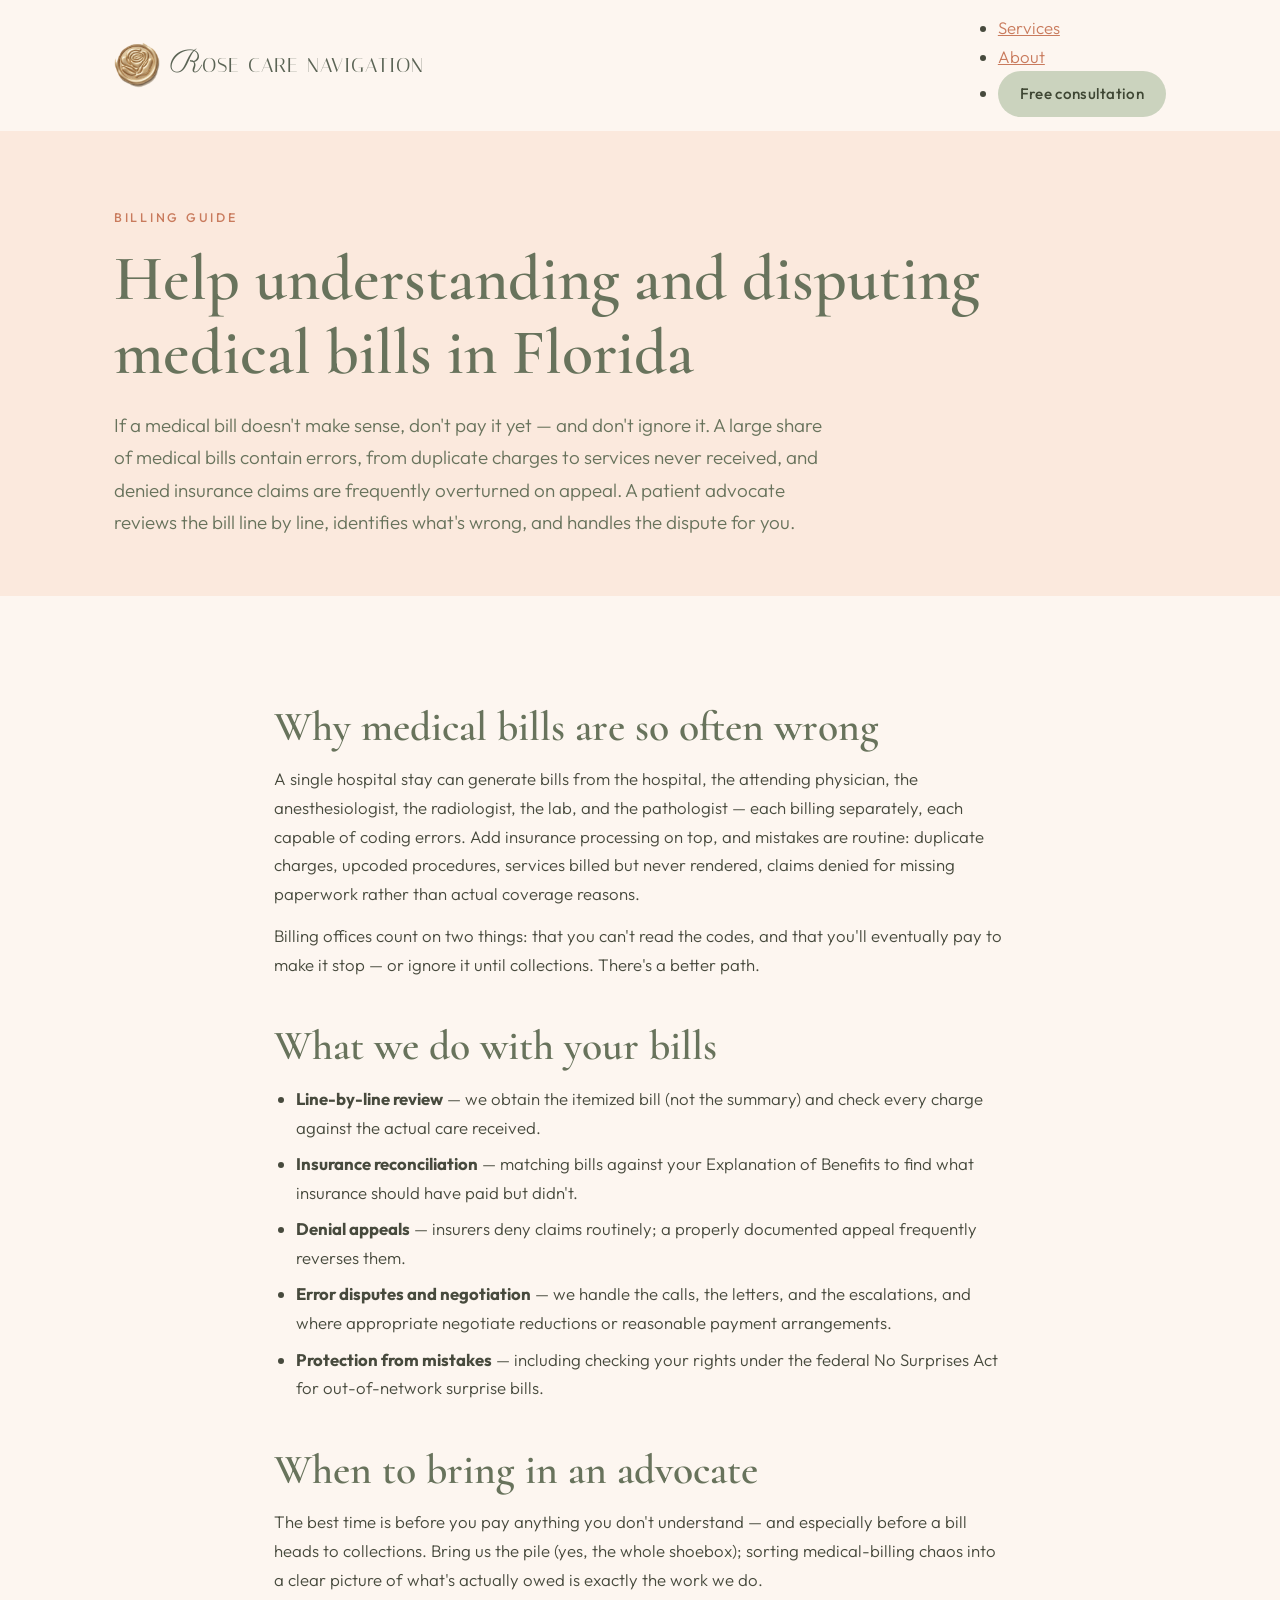
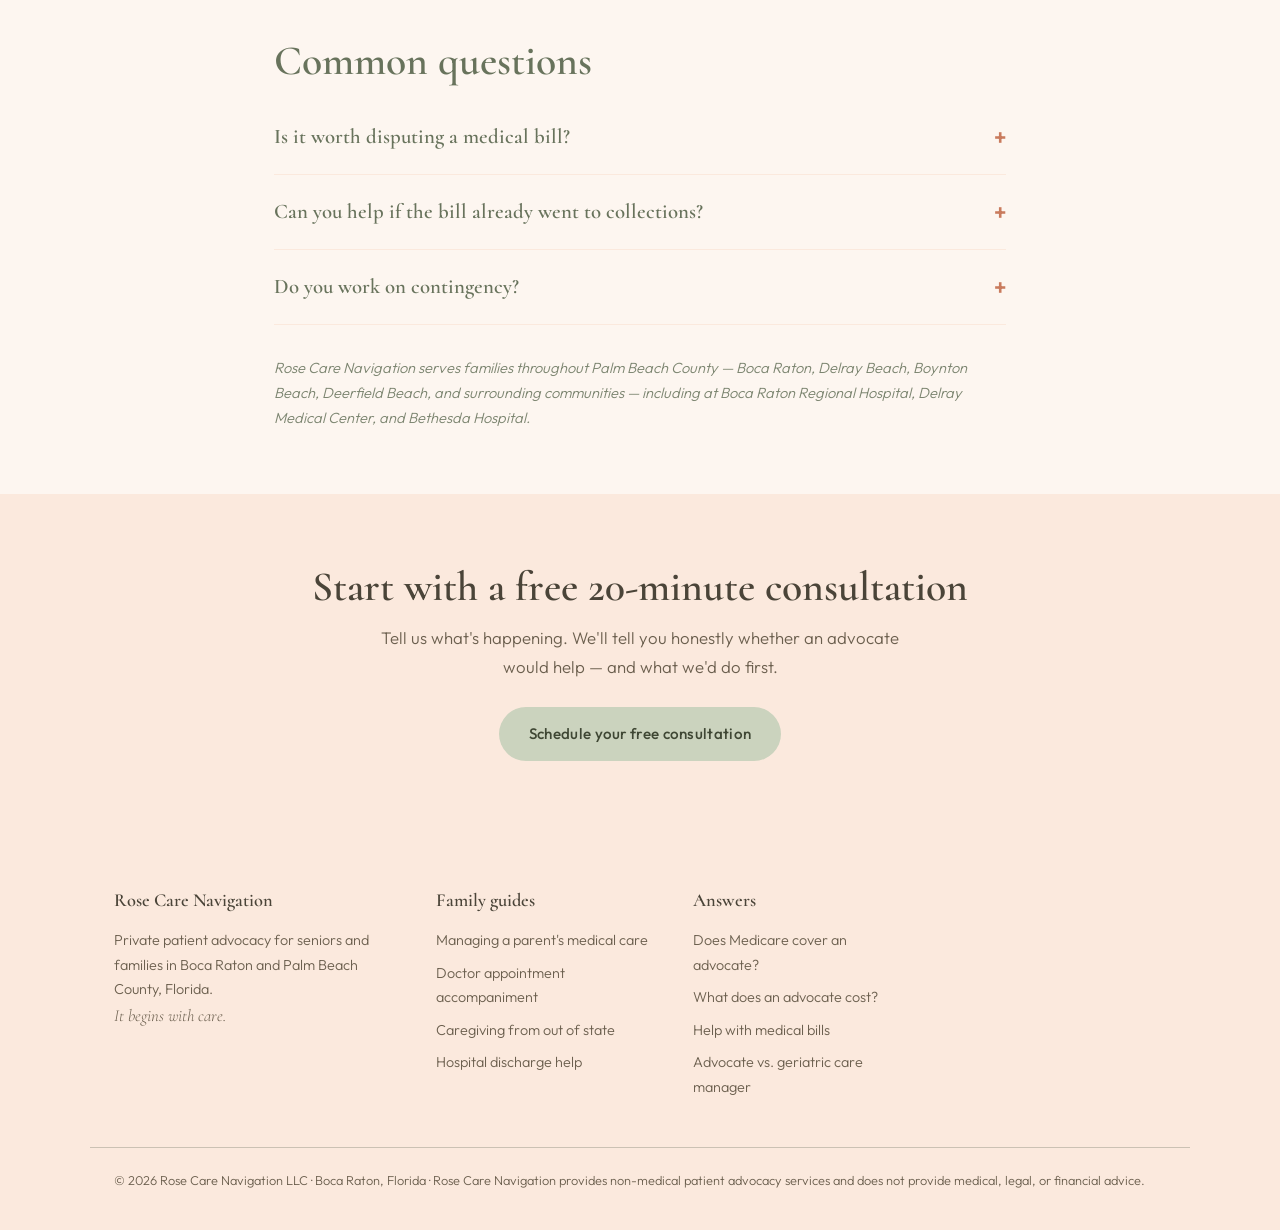
<file: medical-bill-help-florida/index.html>
<!DOCTYPE html>
<html lang="en">
<head>
<meta charset="UTF-8">
<meta name="viewport" content="width=device-width, initial-scale=1.0">
<title>Help Understanding & Disputing Medical Bills in Florida — Rose Care Navigation</title>
<meta name="description" content="Confusing or surprise medical bills in Florida? A patient advocate reviews, disputes, and resolves billing errors and denied claims. Most bills contain errors worth checking.">
<link rel="preconnect" href="https://fonts.googleapis.com">
<link rel="preconnect" href="https://fonts.gstatic.com" crossorigin>
<link href="https://fonts.googleapis.com/css2?family=Cormorant:ital,wght@0,500;0,600;0,700;1,500&family=Outfit:wght@300;400;500&family=Parisienne&family=Italiana&display=swap" rel="stylesheet">
<link rel="canonical" href="https://rosecarenavigation.com/medical-bill-help-florida/">
<link rel="icon" type="image/png" href="/images/favicon.png">
<link rel="stylesheet" href="/css/style.css">
<script type="application/ld+json">
{
 "@context": "https://schema.org",
 "@type": "FAQPage",
 "mainEntity": [
  {
   "@type": "Question",
   "name": "Is it worth disputing a medical bill?",
   "acceptedAnswer": {
    "@type": "Answer",
    "text": "Often yes. Billing errors are common, itemized reviews regularly surface charges that don't belong, and denied claims are frequently overturned on appeal. Even one corrected hospital bill can exceed the cost of the advocacy work many times over."
   }
  },
  {
   "@type": "Question",
   "name": "Can you help if the bill already went to collections?",
   "acceptedAnswer": {
    "@type": "Answer",
    "text": "Yes \u2014 options remain, including disputing the underlying charges and negotiating resolution. But earlier is always better, so bring bills to us as soon as something looks wrong."
   }
  },
  {
   "@type": "Question",
   "name": "Do you work on contingency?",
   "acceptedAnswer": {
    "@type": "Answer",
    "text": "Our engagement structure is discussed in your free consultation, where we'll also give you an honest read on whether your bills are worth pursuing before you commit to anything."
   }
  }
 ]
}
</script>
</head>
<body>
<nav>
  <div class="nav-inner">
    <a class="nav-logo" href="/" aria-label="Rose Care Navigation home">
      <img class="logo-mark" src="/images/logo-seal-144.png" alt="" width="46" height="46">
      <span class="nav-name-new"><span class="nav-r">R</span><span class="nav-rest">ose Care Navigation</span></span>
    </a>
    <ul>
      <li class="nav-hide"><a href="/#services">Services</a></li>
      <li class="nav-hide"><a href="/#about">About</a></li>
      <li><a class="btn" href="/#contact" style="padding:10px 22px;">Free consultation</a></li>
    </ul>
  </div>
</nav>
<header class="guide-hero">
  <div class="wrap">
    <p class="eyebrow">Billing guide</p>
    <h1>Help understanding and disputing medical bills in Florida</h1>
    <p class="answer">If a medical bill doesn't make sense, don't pay it yet — and don't ignore it. A large share of medical bills contain errors, from duplicate charges to services never received, and denied insurance claims are frequently overturned on appeal. A patient advocate reviews the bill line by line, identifies what's wrong, and handles the dispute for you.</p>
  </div>
</header>
<article class="guide">
<h2>Why medical bills are so often wrong</h2>
<p>A single hospital stay can generate bills from the hospital, the attending physician, the anesthesiologist, the radiologist, the lab, and the pathologist — each billing separately, each capable of coding errors. Add insurance processing on top, and mistakes are routine: duplicate charges, upcoded procedures, services billed but never rendered, claims denied for missing paperwork rather than actual coverage reasons.</p>
<p>Billing offices count on two things: that you can't read the codes, and that you'll eventually pay to make it stop — or ignore it until collections. There's a better path.</p>
<h2>What we do with your bills</h2>
<ul>
<li><strong>Line-by-line review</strong> — we obtain the itemized bill (not the summary) and check every charge against the actual care received.</li>
<li><strong>Insurance reconciliation</strong> — matching bills against your Explanation of Benefits to find what insurance should have paid but didn't.</li>
<li><strong>Denial appeals</strong> — insurers deny claims routinely; a properly documented appeal frequently reverses them.</li>
<li><strong>Error disputes and negotiation</strong> — we handle the calls, the letters, and the escalations, and where appropriate negotiate reductions or reasonable payment arrangements.</li>
<li><strong>Protection from mistakes</strong> — including checking your rights under the federal No Surprises Act for out-of-network surprise bills.</li>
</ul>
<h2>When to bring in an advocate</h2>
<p>The best time is before you pay anything you don't understand — and especially before a bill heads to collections. Bring us the pile (yes, the whole shoebox); sorting medical-billing chaos into a clear picture of what's actually owed is exactly the work we do.</p>
<h2>Common questions</h2><div class="faq" style="margin-top:10px;">
<details><summary>Is it worth disputing a medical bill?</summary><p>Often yes. Billing errors are common, itemized reviews regularly surface charges that don't belong, and denied claims are frequently overturned on appeal. Even one corrected hospital bill can exceed the cost of the advocacy work many times over.</p></details>
<details><summary>Can you help if the bill already went to collections?</summary><p>Yes — options remain, including disputing the underlying charges and negotiating resolution. But earlier is always better, so bring bills to us as soon as something looks wrong.</p></details>
<details><summary>Do you work on contingency?</summary><p>Our engagement structure is discussed in your free consultation, where we'll also give you an honest read on whether your bills are worth pursuing before you commit to anything.</p></details>
</div>
<p class="local-note">Rose Care Navigation serves families throughout Palm Beach County — Boca Raton, Delray Beach, Boynton Beach, Deerfield Beach, and surrounding communities — including at Boca Raton Regional Hospital, Delray Medical Center, and Bethesda Hospital.</p>
</article>
<section class="band-sage cta-band">
  <h2>Start with a free 20-minute consultation</h2>
  <p>Tell us what's happening. We'll tell you honestly whether an advocate would help — and what we'd do first.</p>
  <a class="btn btn-light" href="/#contact">Schedule your free consultation</a>
</section>
<footer>
  <div class="wrap">
    <div>
      <h4>Rose Care Navigation</h4>
      <p>Private patient advocacy for seniors and families in Boca Raton and Palm Beach County, Florida.<br><em style="font-family:'Cormorant',serif; font-size:1.05rem;">It begins with care.</em></p>
    </div>
    <div>
      <h4>Family guides</h4>
      <ul>
        <li><a href="/help-managing-parents-medical-care/">Managing a parent's medical care</a></li>
        <li><a href="/doctor-appointment-accompaniment/">Doctor appointment accompaniment</a></li>
        <li><a href="/out-of-state-caregiver-florida/">Caregiving from out of state</a></li>
        <li><a href="/hospital-discharge-help/">Hospital discharge help</a></li>
      </ul>
    </div>
    <div>
      <h4>Answers</h4>
      <ul>
        <li><a href="/does-medicare-cover-patient-advocate/">Does Medicare cover an advocate?</a></li>
        <li><a href="/what-does-a-patient-advocate-cost/">What does an advocate cost?</a></li>
        <li><a href="/medical-bill-help-florida/">Help with medical bills</a></li>
        <li><a href="/patient-advocate-vs-geriatric-care-manager/">Advocate vs. geriatric care manager</a></li>
      </ul>
    </div>
  </div>
  <div class="foot-bottom">&copy; 2026 Rose Care Navigation LLC &middot; Boca Raton, Florida &middot; Rose Care Navigation provides non-medical patient advocacy services and does not provide medical, legal, or financial advice.</div>
</footer>
</body>
</html>
</file>
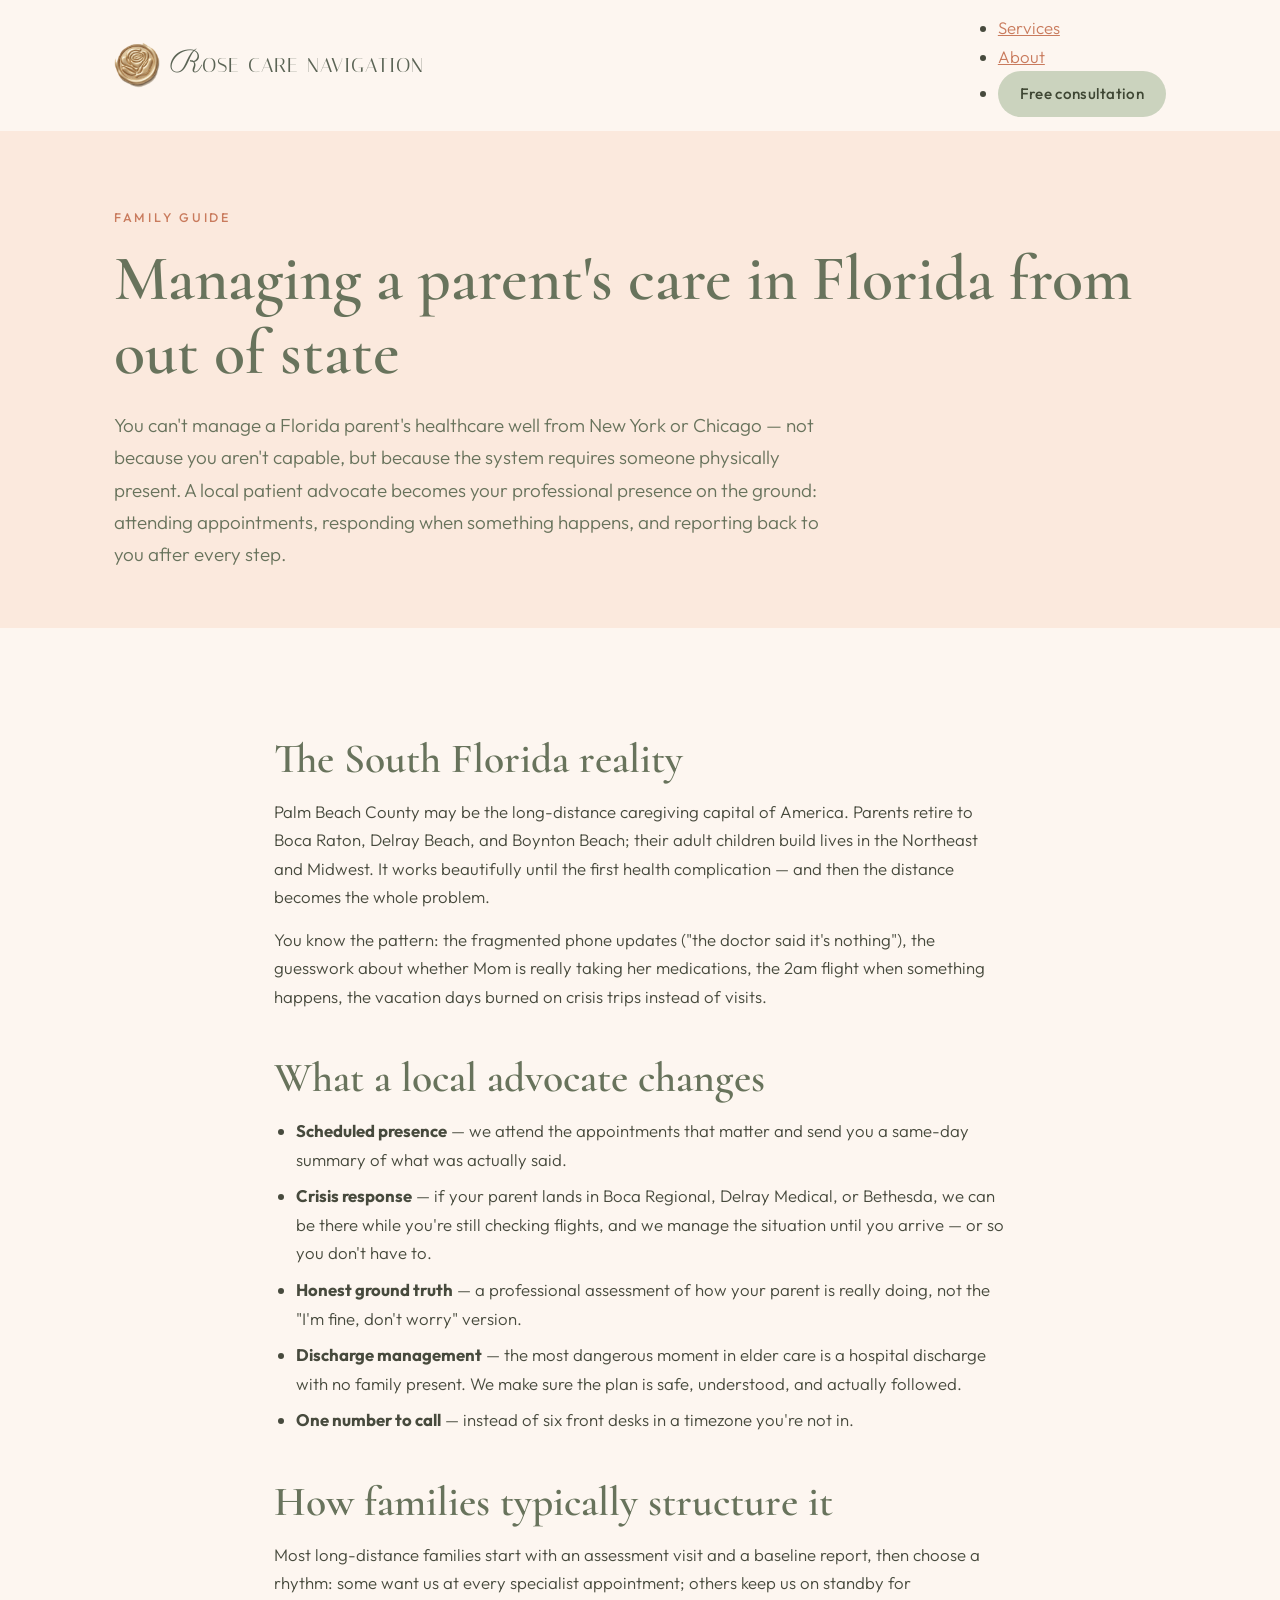
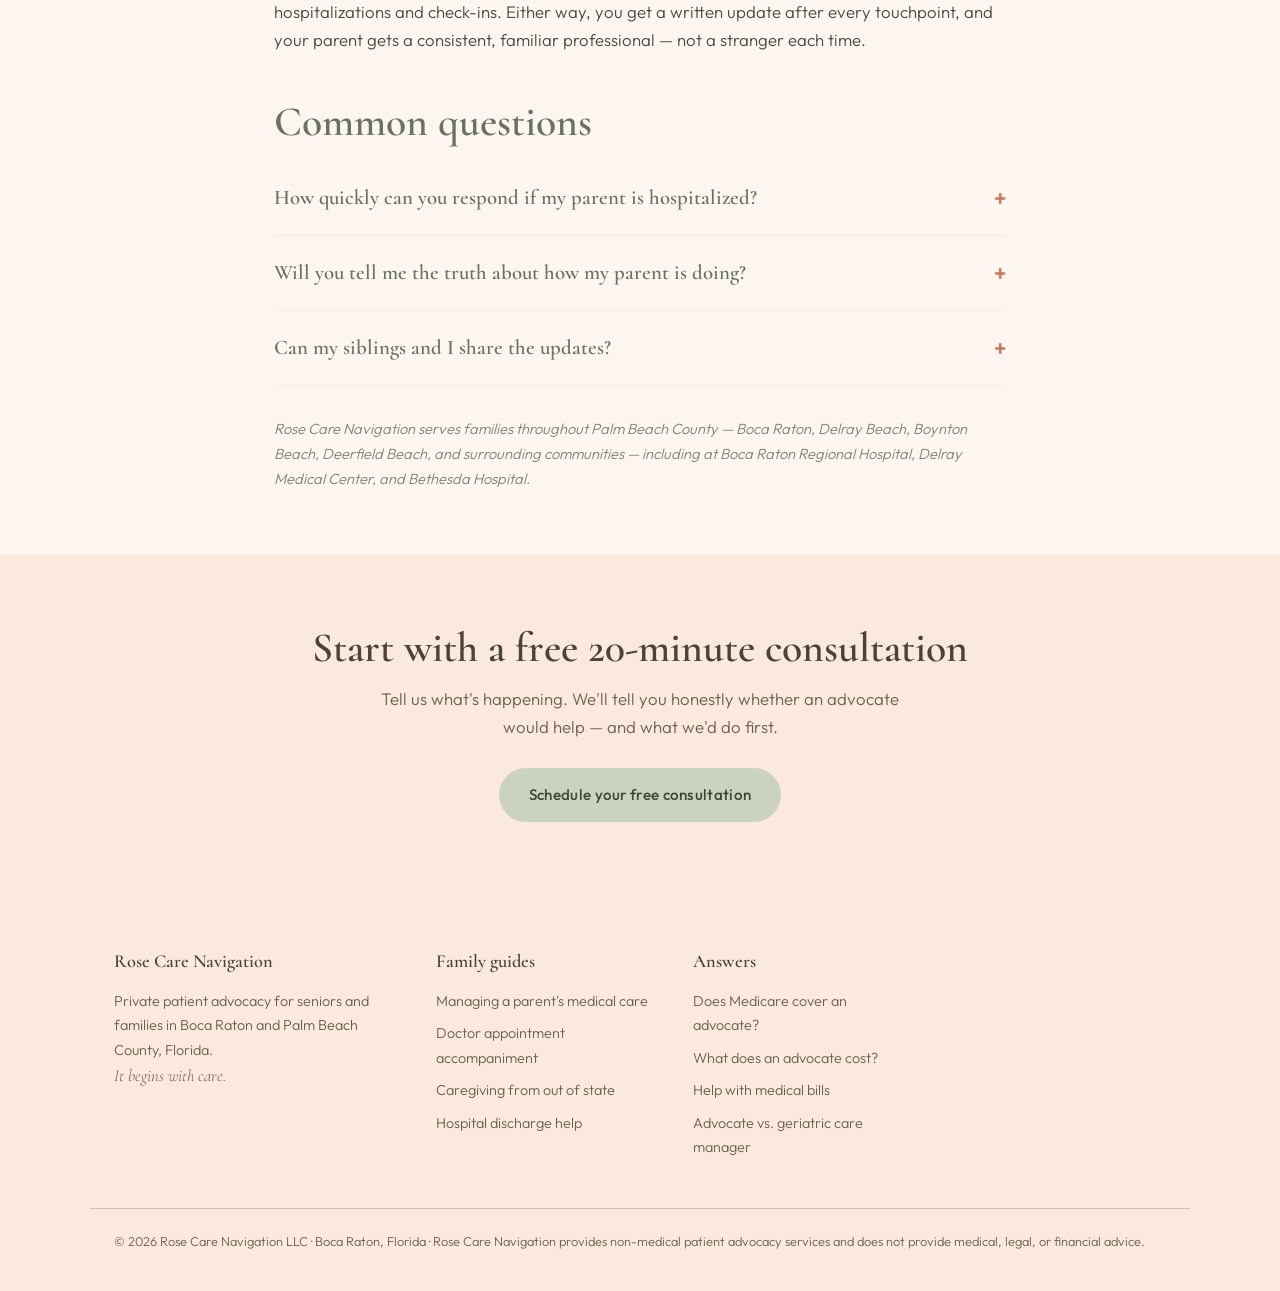
<file: out-of-state-caregiver-florida/index.html>
<!DOCTYPE html>
<html lang="en">
<head>
<meta charset="UTF-8">
<meta name="viewport" content="width=device-width, initial-scale=1.0">
<title>Managing a Parent's Care From Out of State | Florida Long-Distance Caregiving — Rose Care Navigation</title>
<meta name="description" content="Your parent is in South Florida and you're not. A local patient advocate becomes your eyes, ears, and voice on the ground — appointments, hospitals, and honest reports back to you.">
<link rel="preconnect" href="https://fonts.googleapis.com">
<link rel="preconnect" href="https://fonts.gstatic.com" crossorigin>
<link href="https://fonts.googleapis.com/css2?family=Cormorant:ital,wght@0,500;0,600;0,700;1,500&family=Outfit:wght@300;400;500&family=Parisienne&family=Italiana&display=swap" rel="stylesheet">
<link rel="canonical" href="https://rosecarenavigation.com/out-of-state-caregiver-florida/">
<link rel="icon" type="image/png" href="/images/favicon.png">
<link rel="stylesheet" href="/css/style.css">
<script type="application/ld+json">
{
 "@context": "https://schema.org",
 "@type": "FAQPage",
 "mainEntity": [
  {
   "@type": "Question",
   "name": "How quickly can you respond if my parent is hospitalized?",
   "acceptedAnswer": {
    "@type": "Answer",
    "text": "We serve Palm beach County locally, so in most cases we can be at the hospital the same day \u2014 often within hours \u2014 and begin managing the situation and updating you immediately."
   }
  },
  {
   "@type": "Question",
   "name": "Will you tell me the truth about how my parent is doing?",
   "acceptedAnswer": {
    "@type": "Answer",
    "text": "Yes \u2014 that's much of our value. We give you a professional, unvarnished picture: what we observed, what concerns us, and what we recommend. Your parent's privacy choices are respected, but our reports to authorized family are honest."
   }
  },
  {
   "@type": "Question",
   "name": "Can my siblings and I share the updates?",
   "acceptedAnswer": {
    "@type": "Answer",
    "text": "Yes. We send updates to whichever family members your parent authorizes, so everyone works from the same information \u2014 which alone prevents a lot of family conflict."
   }
  }
 ]
}
</script>
</head>
<body>
<nav>
  <div class="nav-inner">
    <a class="nav-logo" href="/" aria-label="Rose Care Navigation home">
      <img class="logo-mark" src="/images/logo-seal-144.png" alt="" width="46" height="46">
      <span class="nav-name-new"><span class="nav-r">R</span><span class="nav-rest">ose Care Navigation</span></span>
    </a>
    <ul>
      <li class="nav-hide"><a href="/#services">Services</a></li>
      <li class="nav-hide"><a href="/#about">About</a></li>
      <li><a class="btn" href="/#contact" style="padding:10px 22px;">Free consultation</a></li>
    </ul>
  </div>
</nav>
<header class="guide-hero">
  <div class="wrap">
    <p class="eyebrow">Family guide</p>
    <h1>Managing a parent's care in Florida from out of state</h1>
    <p class="answer">You can't manage a Florida parent's healthcare well from New York or Chicago — not because you aren't capable, but because the system requires someone physically present. A local patient advocate becomes your professional presence on the ground: attending appointments, responding when something happens, and reporting back to you after every step.</p>
  </div>
</header>
<article class="guide">
<h2>The South Florida reality</h2>
<p>Palm Beach County may be the long-distance caregiving capital of America. Parents retire to Boca Raton, Delray Beach, and Boynton Beach; their adult children build lives in the Northeast and Midwest. It works beautifully until the first health complication — and then the distance becomes the whole problem.</p>
<p>You know the pattern: the fragmented phone updates ("the doctor said it's nothing"), the guesswork about whether Mom is really taking her medications, the 2am flight when something happens, the vacation days burned on crisis trips instead of visits.</p>
<h2>What a local advocate changes</h2>
<ul>
<li><strong>Scheduled presence</strong> — we attend the appointments that matter and send you a same-day summary of what was actually said.</li>
<li><strong>Crisis response</strong> — if your parent lands in Boca Regional, Delray Medical, or Bethesda, we can be there while you're still checking flights, and we manage the situation until you arrive — or so you don't have to.</li>
<li><strong>Honest ground truth</strong> — a professional assessment of how your parent is really doing, not the "I'm fine, don't worry" version.</li>
<li><strong>Discharge management</strong> — the most dangerous moment in elder care is a hospital discharge with no family present. We make sure the plan is safe, understood, and actually followed.</li>
<li><strong>One number to call</strong> — instead of six front desks in a timezone you're not in.</li>
</ul>
<h2>How families typically structure it</h2>
<p>Most long-distance families start with an assessment visit and a baseline report, then choose a rhythm: some want us at every specialist appointment; others keep us on standby for hospitalizations and check-ins. Either way, you get a written update after every touchpoint, and your parent gets a consistent, familiar professional — not a stranger each time.</p>
<h2>Common questions</h2><div class="faq" style="margin-top:10px;">
<details><summary>How quickly can you respond if my parent is hospitalized?</summary><p>We serve Palm beach County locally, so in most cases we can be at the hospital the same day — often within hours — and begin managing the situation and updating you immediately.</p></details>
<details><summary>Will you tell me the truth about how my parent is doing?</summary><p>Yes — that's much of our value. We give you a professional, unvarnished picture: what we observed, what concerns us, and what we recommend. Your parent's privacy choices are respected, but our reports to authorized family are honest.</p></details>
<details><summary>Can my siblings and I share the updates?</summary><p>Yes. We send updates to whichever family members your parent authorizes, so everyone works from the same information — which alone prevents a lot of family conflict.</p></details>
</div>
<p class="local-note">Rose Care Navigation serves families throughout Palm Beach County — Boca Raton, Delray Beach, Boynton Beach, Deerfield Beach, and surrounding communities — including at Boca Raton Regional Hospital, Delray Medical Center, and Bethesda Hospital.</p>
</article>
<section class="band-sage cta-band">
  <h2>Start with a free 20-minute consultation</h2>
  <p>Tell us what's happening. We'll tell you honestly whether an advocate would help — and what we'd do first.</p>
  <a class="btn btn-light" href="/#contact">Schedule your free consultation</a>
</section>
<footer>
  <div class="wrap">
    <div>
      <h4>Rose Care Navigation</h4>
      <p>Private patient advocacy for seniors and families in Boca Raton and Palm Beach County, Florida.<br><em style="font-family:'Cormorant',serif; font-size:1.05rem;">It begins with care.</em></p>
    </div>
    <div>
      <h4>Family guides</h4>
      <ul>
        <li><a href="/help-managing-parents-medical-care/">Managing a parent's medical care</a></li>
        <li><a href="/doctor-appointment-accompaniment/">Doctor appointment accompaniment</a></li>
        <li><a href="/out-of-state-caregiver-florida/">Caregiving from out of state</a></li>
        <li><a href="/hospital-discharge-help/">Hospital discharge help</a></li>
      </ul>
    </div>
    <div>
      <h4>Answers</h4>
      <ul>
        <li><a href="/does-medicare-cover-patient-advocate/">Does Medicare cover an advocate?</a></li>
        <li><a href="/what-does-a-patient-advocate-cost/">What does an advocate cost?</a></li>
        <li><a href="/medical-bill-help-florida/">Help with medical bills</a></li>
        <li><a href="/patient-advocate-vs-geriatric-care-manager/">Advocate vs. geriatric care manager</a></li>
      </ul>
    </div>
  </div>
  <div class="foot-bottom">&copy; 2026 Rose Care Navigation LLC &middot; Boca Raton, Florida &middot; Rose Care Navigation provides non-medical patient advocacy services and does not provide medical, legal, or financial advice.</div>
</footer>
</body>
</html>
</file>
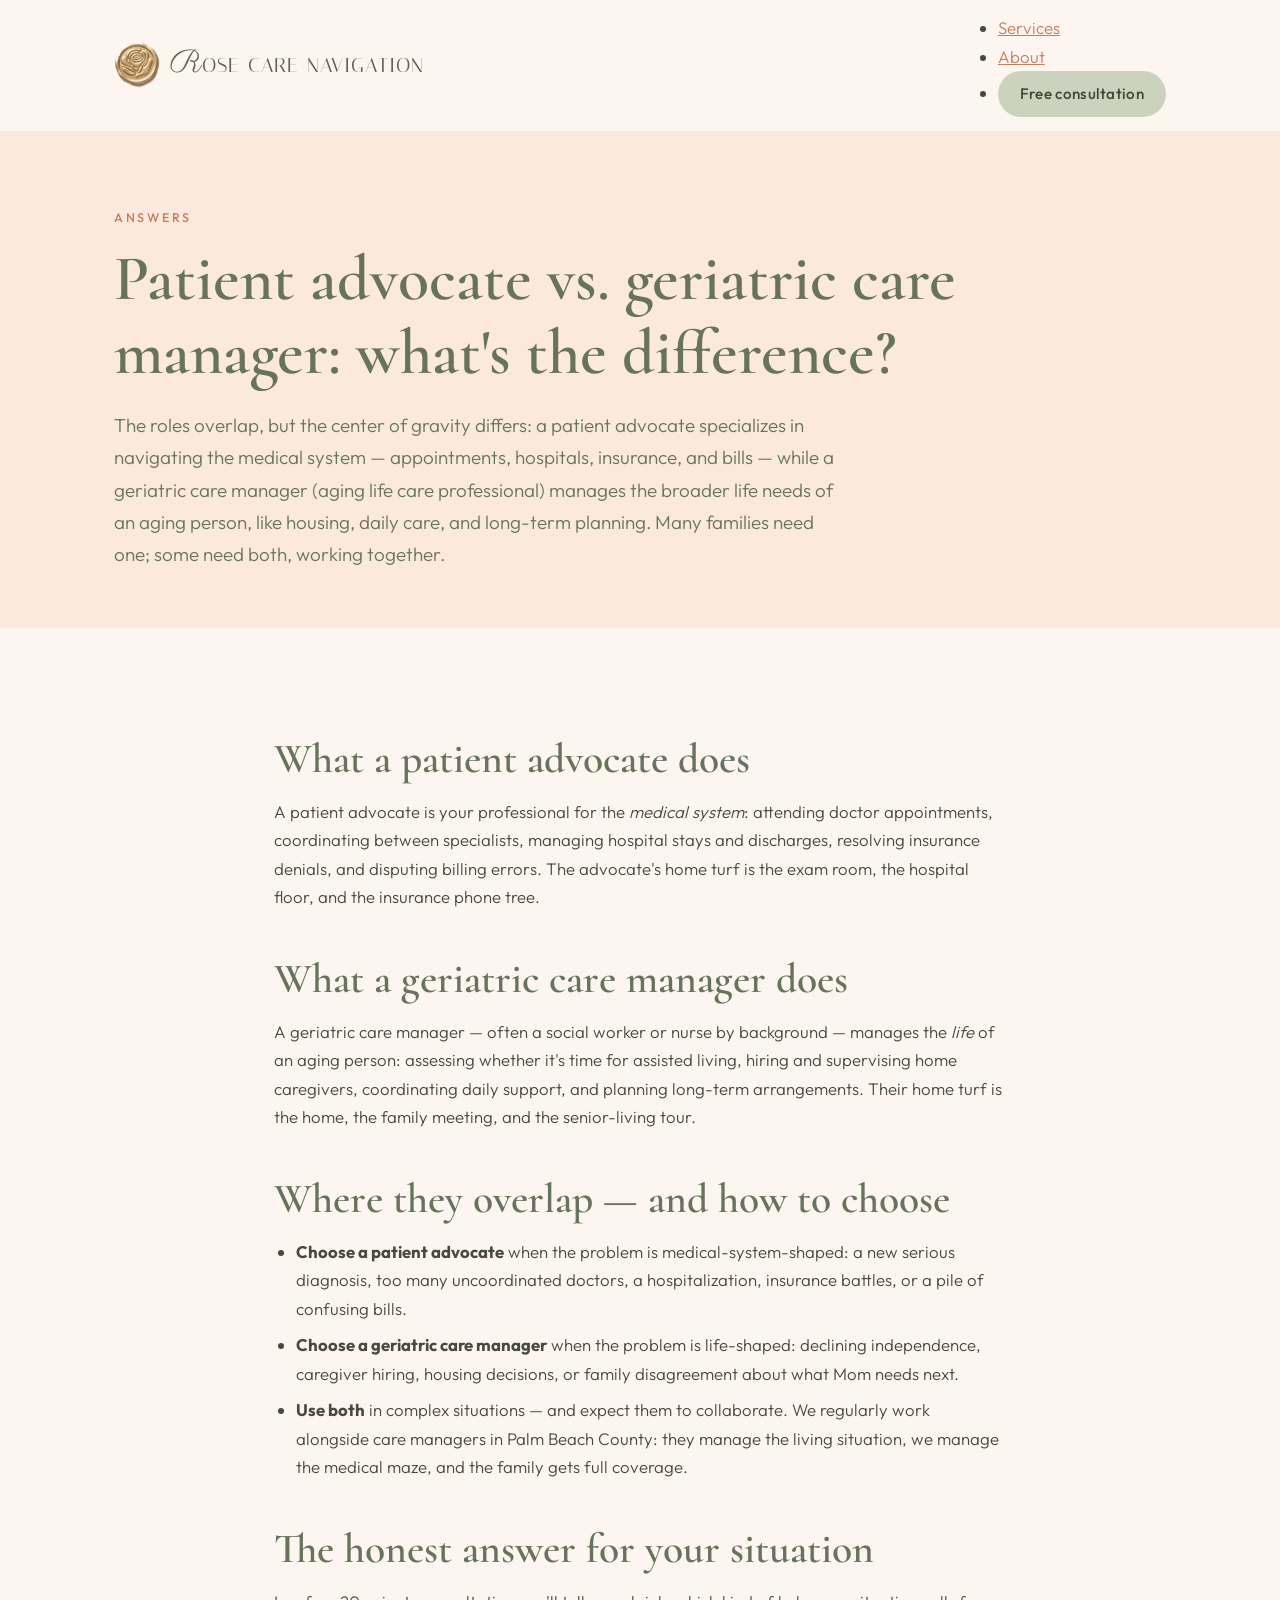
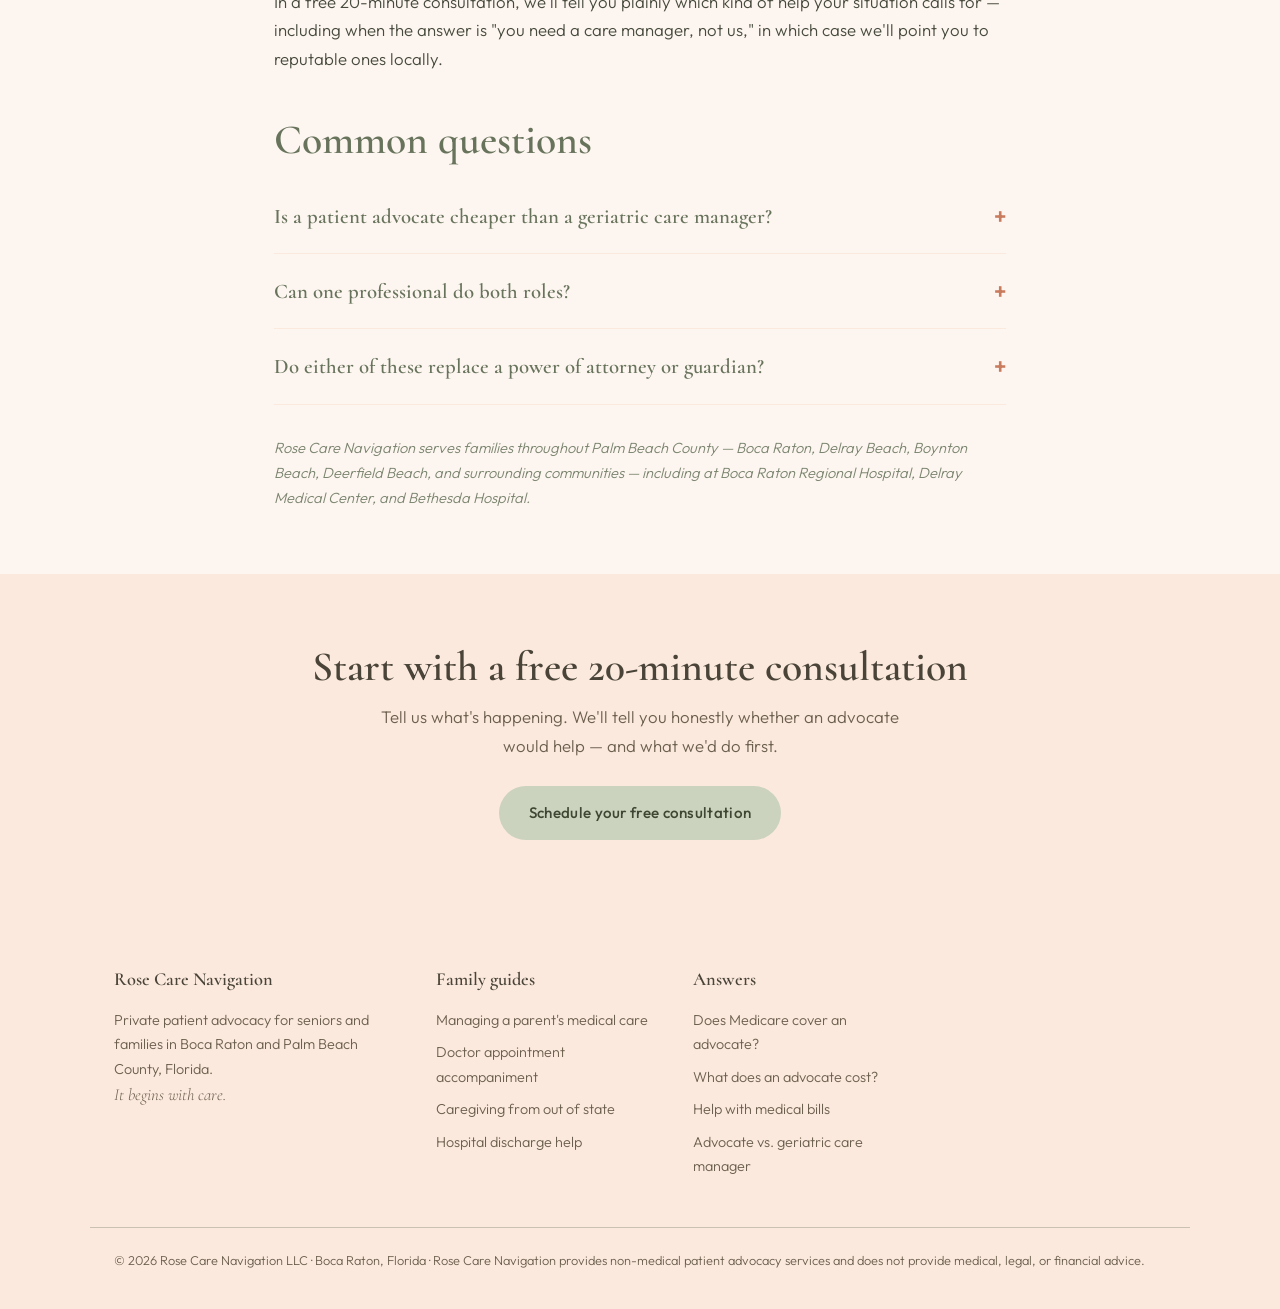
<file: patient-advocate-vs-geriatric-care-manager/index.html>
<!DOCTYPE html>
<html lang="en">
<head>
<meta charset="UTF-8">
<meta name="viewport" content="width=device-width, initial-scale=1.0">
<title>Patient Advocate vs. Geriatric Care Manager: What's the Difference? — Rose Care Navigation</title>
<meta name="description" content="Patient advocates and geriatric care managers overlap but differ: advocates focus on navigating the medical system; care managers on ongoing aging-life management. Which does your family need?">
<link rel="preconnect" href="https://fonts.googleapis.com">
<link rel="preconnect" href="https://fonts.gstatic.com" crossorigin>
<link href="https://fonts.googleapis.com/css2?family=Cormorant:ital,wght@0,500;0,600;0,700;1,500&family=Outfit:wght@300;400;500&family=Parisienne&family=Italiana&display=swap" rel="stylesheet">
<link rel="canonical" href="https://rosecarenavigation.com/patient-advocate-vs-geriatric-care-manager/">
<link rel="icon" type="image/png" href="/images/favicon.png">
<link rel="stylesheet" href="/css/style.css">
<script type="application/ld+json">
{
 "@context": "https://schema.org",
 "@type": "FAQPage",
 "mainEntity": [
  {
   "@type": "Question",
   "name": "Is a patient advocate cheaper than a geriatric care manager?",
   "acceptedAnswer": {
    "@type": "Answer",
    "text": "Hourly rates for the two professions are broadly similar and vary by market and complexity. The real cost question is scope: advocates are typically engaged around specific medical situations, while care management is often an ongoing monthly relationship."
   }
  },
  {
   "@type": "Question",
   "name": "Can one professional do both roles?",
   "acceptedAnswer": {
    "@type": "Answer",
    "text": "Some professionals carry both skill sets, but the disciplines are genuinely different. For complex situations, a specialist in each \u2014 collaborating \u2014 usually serves the family better than one generalist stretched across both."
   }
  },
  {
   "@type": "Question",
   "name": "Do either of these replace a power of attorney or guardian?",
   "acceptedAnswer": {
    "@type": "Answer",
    "text": "No. Advocates and care managers are professional helpers, not legal decision-makers. They work with whoever holds decision authority \u2014 the patient, or their healthcare surrogate or POA."
   }
  }
 ]
}
</script>
</head>
<body>
<nav>
  <div class="nav-inner">
    <a class="nav-logo" href="/" aria-label="Rose Care Navigation home">
      <img class="logo-mark" src="/images/logo-seal-144.png" alt="" width="46" height="46">
      <span class="nav-name-new"><span class="nav-r">R</span><span class="nav-rest">ose Care Navigation</span></span>
    </a>
    <ul>
      <li class="nav-hide"><a href="/#services">Services</a></li>
      <li class="nav-hide"><a href="/#about">About</a></li>
      <li><a class="btn" href="/#contact" style="padding:10px 22px;">Free consultation</a></li>
    </ul>
  </div>
</nav>
<header class="guide-hero">
  <div class="wrap">
    <p class="eyebrow">Answers</p>
    <h1>Patient advocate vs. geriatric care manager: what's the difference?</h1>
    <p class="answer">The roles overlap, but the center of gravity differs: a patient advocate specializes in navigating the medical system — appointments, hospitals, insurance, and bills — while a geriatric care manager (aging life care professional) manages the broader life needs of an aging person, like housing, daily care, and long-term planning. Many families need one; some need both, working together.</p>
  </div>
</header>
<article class="guide">
<h2>What a patient advocate does</h2>
<p>A patient advocate is your professional for the <em>medical system</em>: attending doctor appointments, coordinating between specialists, managing hospital stays and discharges, resolving insurance denials, and disputing billing errors. The advocate's home turf is the exam room, the hospital floor, and the insurance phone tree.</p>
<h2>What a geriatric care manager does</h2>
<p>A geriatric care manager — often a social worker or nurse by background — manages the <em>life</em> of an aging person: assessing whether it's time for assisted living, hiring and supervising home caregivers, coordinating daily support, and planning long-term arrangements. Their home turf is the home, the family meeting, and the senior-living tour.</p>
<h2>Where they overlap — and how to choose</h2>
<ul>
<li><strong>Choose a patient advocate</strong> when the problem is medical-system-shaped: a new serious diagnosis, too many uncoordinated doctors, a hospitalization, insurance battles, or a pile of confusing bills.</li>
<li><strong>Choose a geriatric care manager</strong> when the problem is life-shaped: declining independence, caregiver hiring, housing decisions, or family disagreement about what Mom needs next.</li>
<li><strong>Use both</strong> in complex situations — and expect them to collaborate. We regularly work alongside care managers in Palm Beach County: they manage the living situation, we manage the medical maze, and the family gets full coverage.</li>
</ul>
<h2>The honest answer for your situation</h2>
<p>In a free 20-minute consultation, we'll tell you plainly which kind of help your situation calls for — including when the answer is "you need a care manager, not us," in which case we'll point you to reputable ones locally.</p>
<h2>Common questions</h2><div class="faq" style="margin-top:10px;">
<details><summary>Is a patient advocate cheaper than a geriatric care manager?</summary><p>Hourly rates for the two professions are broadly similar and vary by market and complexity. The real cost question is scope: advocates are typically engaged around specific medical situations, while care management is often an ongoing monthly relationship.</p></details>
<details><summary>Can one professional do both roles?</summary><p>Some professionals carry both skill sets, but the disciplines are genuinely different. For complex situations, a specialist in each — collaborating — usually serves the family better than one generalist stretched across both.</p></details>
<details><summary>Do either of these replace a power of attorney or guardian?</summary><p>No. Advocates and care managers are professional helpers, not legal decision-makers. They work with whoever holds decision authority — the patient, or their healthcare surrogate or POA.</p></details>
</div>
<p class="local-note">Rose Care Navigation serves families throughout Palm Beach County — Boca Raton, Delray Beach, Boynton Beach, Deerfield Beach, and surrounding communities — including at Boca Raton Regional Hospital, Delray Medical Center, and Bethesda Hospital.</p>
</article>
<section class="band-sage cta-band">
  <h2>Start with a free 20-minute consultation</h2>
  <p>Tell us what's happening. We'll tell you honestly whether an advocate would help — and what we'd do first.</p>
  <a class="btn btn-light" href="/#contact">Schedule your free consultation</a>
</section>
<footer>
  <div class="wrap">
    <div>
      <h4>Rose Care Navigation</h4>
      <p>Private patient advocacy for seniors and families in Boca Raton and Palm Beach County, Florida.<br><em style="font-family:'Cormorant',serif; font-size:1.05rem;">It begins with care.</em></p>
    </div>
    <div>
      <h4>Family guides</h4>
      <ul>
        <li><a href="/help-managing-parents-medical-care/">Managing a parent's medical care</a></li>
        <li><a href="/doctor-appointment-accompaniment/">Doctor appointment accompaniment</a></li>
        <li><a href="/out-of-state-caregiver-florida/">Caregiving from out of state</a></li>
        <li><a href="/hospital-discharge-help/">Hospital discharge help</a></li>
      </ul>
    </div>
    <div>
      <h4>Answers</h4>
      <ul>
        <li><a href="/does-medicare-cover-patient-advocate/">Does Medicare cover an advocate?</a></li>
        <li><a href="/what-does-a-patient-advocate-cost/">What does an advocate cost?</a></li>
        <li><a href="/medical-bill-help-florida/">Help with medical bills</a></li>
        <li><a href="/patient-advocate-vs-geriatric-care-manager/">Advocate vs. geriatric care manager</a></li>
      </ul>
    </div>
  </div>
  <div class="foot-bottom">&copy; 2026 Rose Care Navigation LLC &middot; Boca Raton, Florida &middot; Rose Care Navigation provides non-medical patient advocacy services and does not provide medical, legal, or financial advice.</div>
</footer>
</body>
</html>
</file>
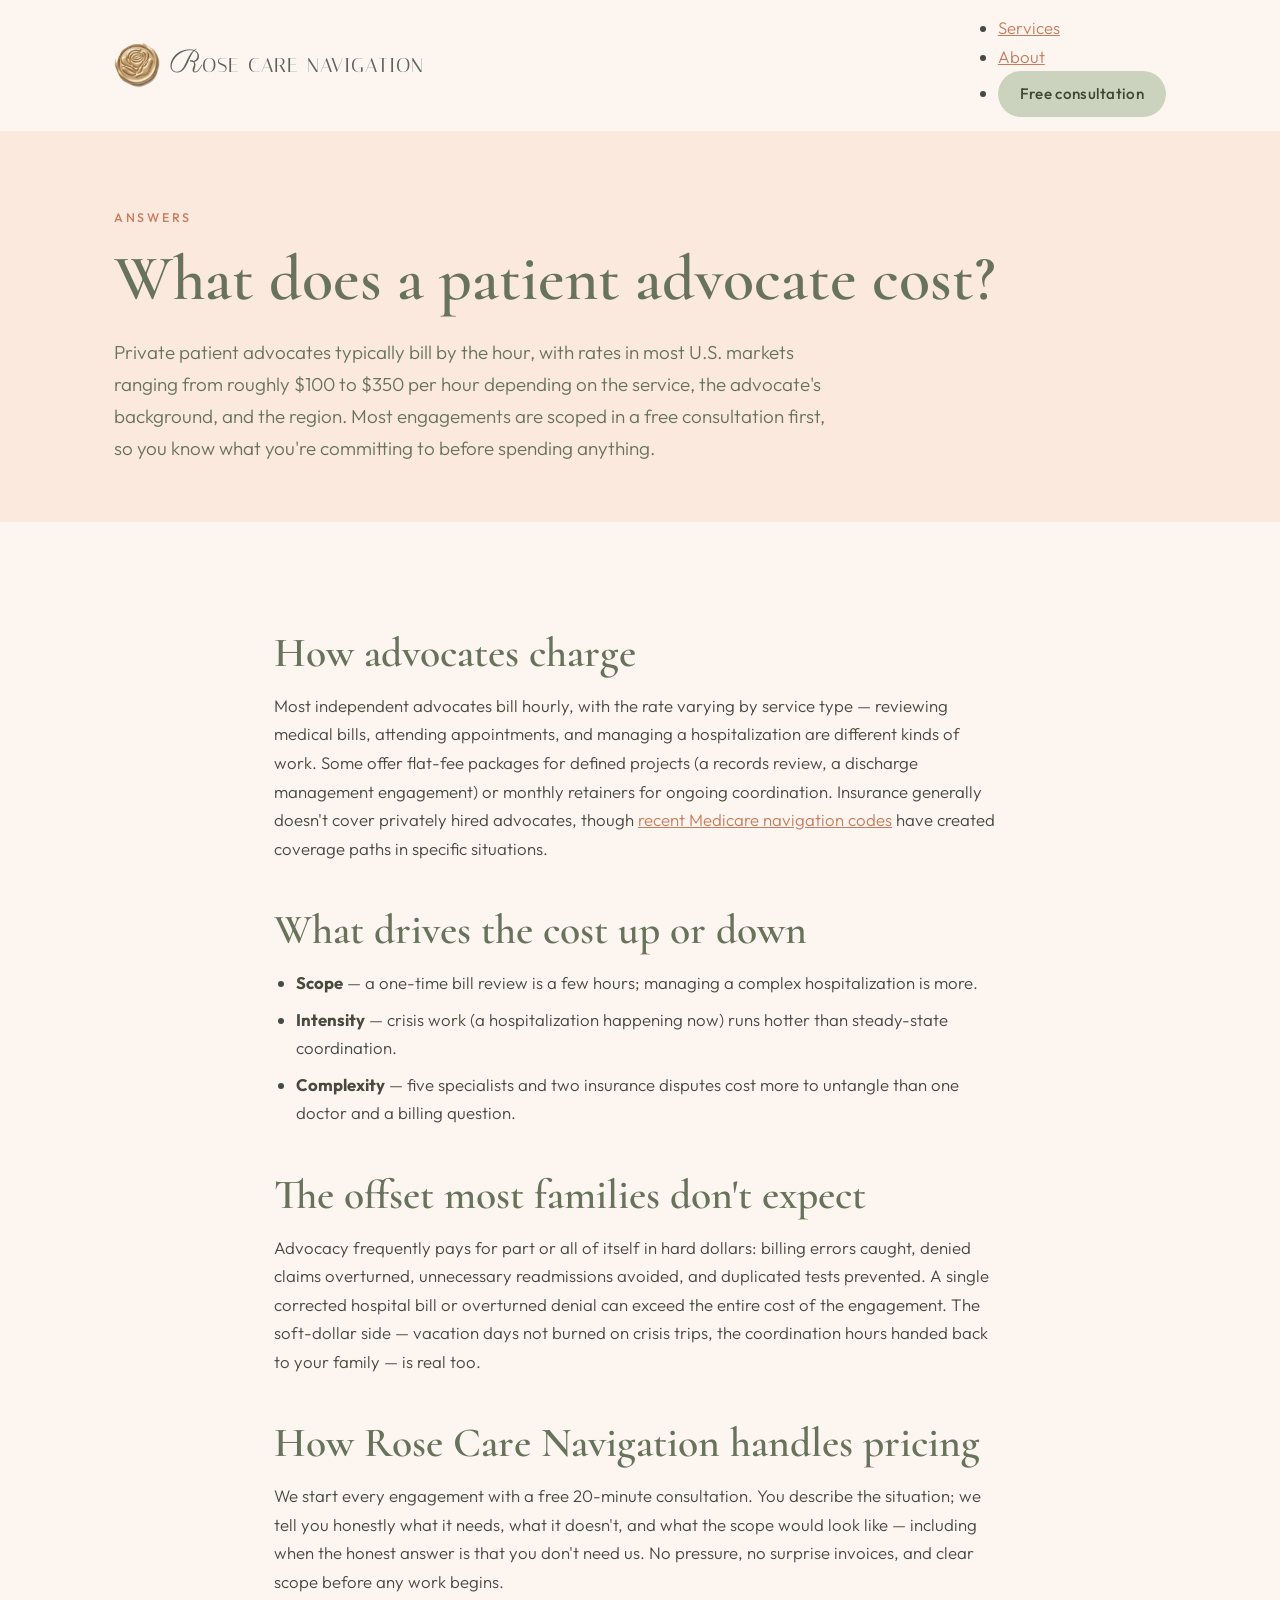
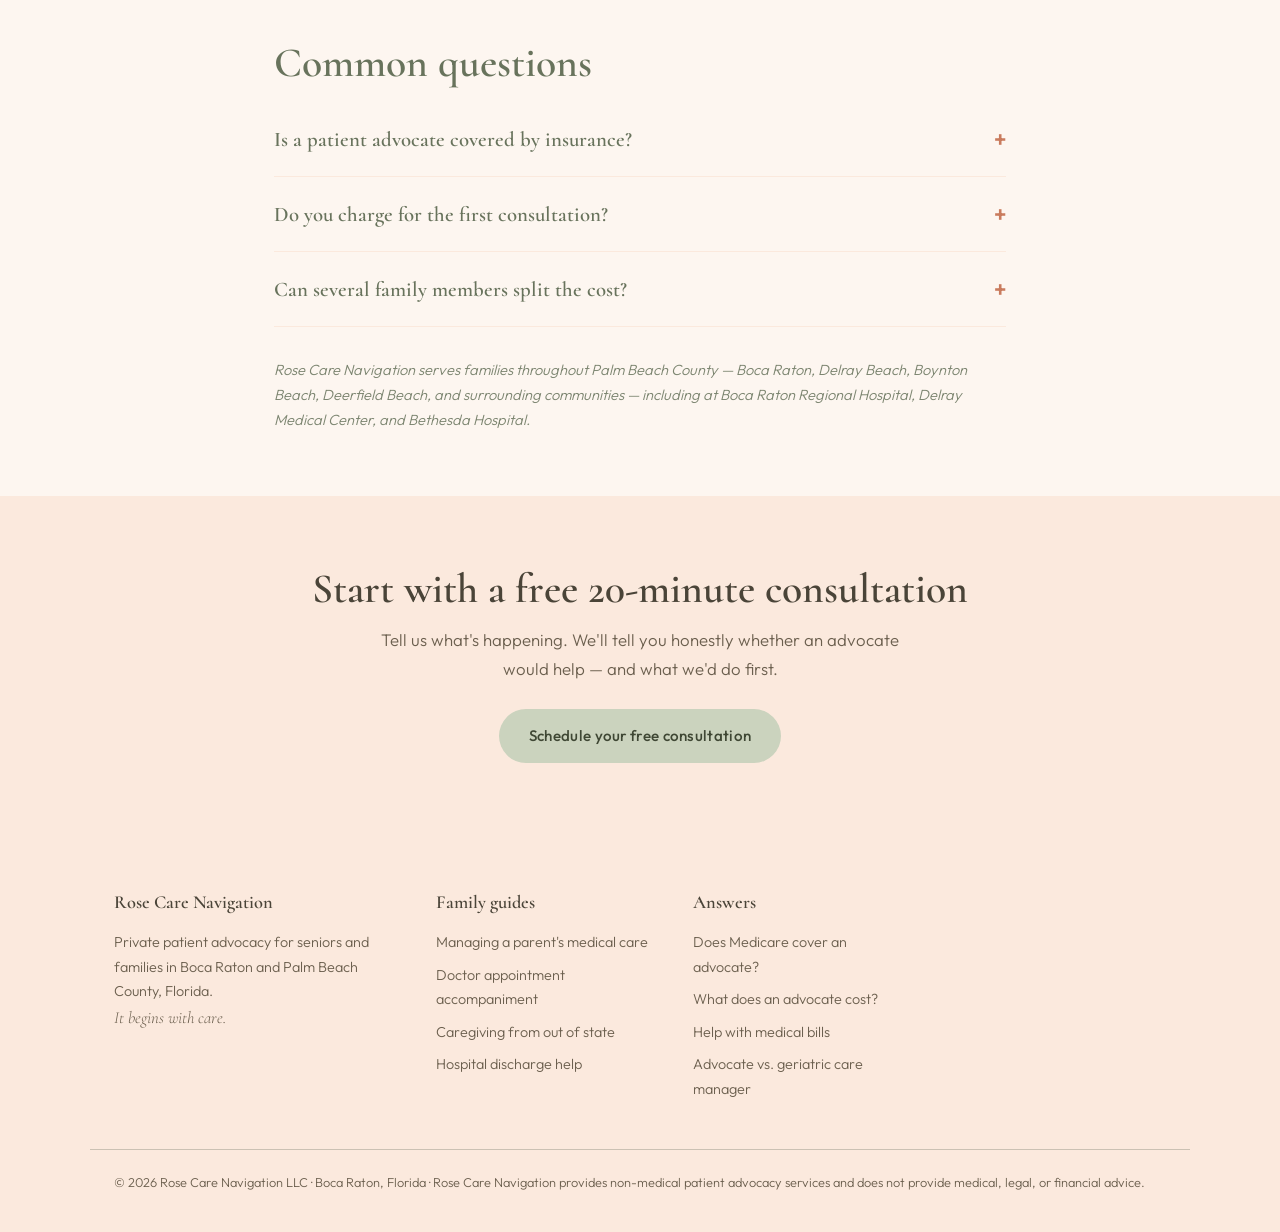
<file: what-does-a-patient-advocate-cost/index.html>
<!DOCTYPE html>
<html lang="en">
<head>
<meta charset="UTF-8">
<meta name="viewport" content="width=device-width, initial-scale=1.0">
<title>What Does a Patient Advocate Cost? (2026) — Rose Care Navigation</title>
<meta name="description" content="Private patient advocates typically bill hourly, with rates varying by service and market. What drives the cost, what families actually spend, and why it often pays for itself.">
<link rel="preconnect" href="https://fonts.googleapis.com">
<link rel="preconnect" href="https://fonts.gstatic.com" crossorigin>
<link href="https://fonts.googleapis.com/css2?family=Cormorant:ital,wght@0,500;0,600;0,700;1,500&family=Outfit:wght@300;400;500&family=Parisienne&family=Italiana&display=swap" rel="stylesheet">
<link rel="canonical" href="https://rosecarenavigation.com/what-does-a-patient-advocate-cost/">
<link rel="icon" type="image/png" href="/images/favicon.png">
<link rel="stylesheet" href="/css/style.css">
<script type="application/ld+json">
{
 "@context": "https://schema.org",
 "@type": "FAQPage",
 "mainEntity": [
  {
   "@type": "Question",
   "name": "Is a patient advocate covered by insurance?",
   "acceptedAnswer": {
    "@type": "Answer",
    "text": "Generally no \u2014 privately hired advocates are an out-of-pocket service. Recent Medicare navigation billing codes (PIN and CHI) created limited coverage paths when navigation is delivered under a treating practitioner; ask us whether your situation may qualify."
   }
  },
  {
   "@type": "Question",
   "name": "Do you charge for the first consultation?",
   "acceptedAnswer": {
    "@type": "Answer",
    "text": "No. The first 20-minute consultation is free, and we use it to give you an honest scope \u2014 including telling you if you don't need an advocate."
   }
  },
  {
   "@type": "Question",
   "name": "Can several family members split the cost?",
   "acceptedAnswer": {
    "@type": "Answer",
    "text": "Yes, and it's common \u2014 siblings frequently share the cost of advocacy for a parent, and our reporting keeps every contributing family member equally informed."
   }
  }
 ]
}
</script>
</head>
<body>
<nav>
  <div class="nav-inner">
    <a class="nav-logo" href="/" aria-label="Rose Care Navigation home">
      <img class="logo-mark" src="/images/logo-seal-144.png" alt="" width="46" height="46">
      <span class="nav-name-new"><span class="nav-r">R</span><span class="nav-rest">ose Care Navigation</span></span>
    </a>
    <ul>
      <li class="nav-hide"><a href="/#services">Services</a></li>
      <li class="nav-hide"><a href="/#about">About</a></li>
      <li><a class="btn" href="/#contact" style="padding:10px 22px;">Free consultation</a></li>
    </ul>
  </div>
</nav>
<header class="guide-hero">
  <div class="wrap">
    <p class="eyebrow">Answers</p>
    <h1>What does a patient advocate cost?</h1>
    <p class="answer">Private patient advocates typically bill by the hour, with rates in most U.S. markets ranging from roughly $100 to $350 per hour depending on the service, the advocate's background, and the region. Most engagements are scoped in a free consultation first, so you know what you're committing to before spending anything.</p>
  </div>
</header>
<article class="guide">
<h2>How advocates charge</h2>
<p>Most independent advocates bill hourly, with the rate varying by service type — reviewing medical bills, attending appointments, and managing a hospitalization are different kinds of work. Some offer flat-fee packages for defined projects (a records review, a discharge management engagement) or monthly retainers for ongoing coordination. Insurance generally doesn't cover privately hired advocates, though <a href="/does-medicare-cover-patient-advocate/">recent Medicare navigation codes</a> have created coverage paths in specific situations.</p>
<h2>What drives the cost up or down</h2>
<ul>
<li><strong>Scope</strong> — a one-time bill review is a few hours; managing a complex hospitalization is more.</li>
<li><strong>Intensity</strong> — crisis work (a hospitalization happening now) runs hotter than steady-state coordination.</li>
<li><strong>Complexity</strong> — five specialists and two insurance disputes cost more to untangle than one doctor and a billing question.</li>
</ul>
<h2>The offset most families don't expect</h2>
<p>Advocacy frequently pays for part or all of itself in hard dollars: billing errors caught, denied claims overturned, unnecessary readmissions avoided, and duplicated tests prevented. A single corrected hospital bill or overturned denial can exceed the entire cost of the engagement. The soft-dollar side — vacation days not burned on crisis trips, the coordination hours handed back to your family — is real too.</p>
<h2>How Rose Care Navigation handles pricing</h2>
<p>We start every engagement with a free 20-minute consultation. You describe the situation; we tell you honestly what it needs, what it doesn't, and what the scope would look like — including when the honest answer is that you don't need us. No pressure, no surprise invoices, and clear scope before any work begins.</p>
<h2>Common questions</h2><div class="faq" style="margin-top:10px;">
<details><summary>Is a patient advocate covered by insurance?</summary><p>Generally no — privately hired advocates are an out-of-pocket service. Recent Medicare navigation billing codes (PIN and CHI) created limited coverage paths when navigation is delivered under a treating practitioner; ask us whether your situation may qualify.</p></details>
<details><summary>Do you charge for the first consultation?</summary><p>No. The first 20-minute consultation is free, and we use it to give you an honest scope — including telling you if you don't need an advocate.</p></details>
<details><summary>Can several family members split the cost?</summary><p>Yes, and it's common — siblings frequently share the cost of advocacy for a parent, and our reporting keeps every contributing family member equally informed.</p></details>
</div>
<p class="local-note">Rose Care Navigation serves families throughout Palm Beach County — Boca Raton, Delray Beach, Boynton Beach, Deerfield Beach, and surrounding communities — including at Boca Raton Regional Hospital, Delray Medical Center, and Bethesda Hospital.</p>
</article>
<section class="band-sage cta-band">
  <h2>Start with a free 20-minute consultation</h2>
  <p>Tell us what's happening. We'll tell you honestly whether an advocate would help — and what we'd do first.</p>
  <a class="btn btn-light" href="/#contact">Schedule your free consultation</a>
</section>
<footer>
  <div class="wrap">
    <div>
      <h4>Rose Care Navigation</h4>
      <p>Private patient advocacy for seniors and families in Boca Raton and Palm Beach County, Florida.<br><em style="font-family:'Cormorant',serif; font-size:1.05rem;">It begins with care.</em></p>
    </div>
    <div>
      <h4>Family guides</h4>
      <ul>
        <li><a href="/help-managing-parents-medical-care/">Managing a parent's medical care</a></li>
        <li><a href="/doctor-appointment-accompaniment/">Doctor appointment accompaniment</a></li>
        <li><a href="/out-of-state-caregiver-florida/">Caregiving from out of state</a></li>
        <li><a href="/hospital-discharge-help/">Hospital discharge help</a></li>
      </ul>
    </div>
    <div>
      <h4>Answers</h4>
      <ul>
        <li><a href="/does-medicare-cover-patient-advocate/">Does Medicare cover an advocate?</a></li>
        <li><a href="/what-does-a-patient-advocate-cost/">What does an advocate cost?</a></li>
        <li><a href="/medical-bill-help-florida/">Help with medical bills</a></li>
        <li><a href="/patient-advocate-vs-geriatric-care-manager/">Advocate vs. geriatric care manager</a></li>
      </ul>
    </div>
  </div>
  <div class="foot-bottom">&copy; 2026 Rose Care Navigation LLC &middot; Boca Raton, Florida &middot; Rose Care Navigation provides non-medical patient advocacy services and does not provide medical, legal, or financial advice.</div>
</footer>
</body>
</html>
</file>
<file: css/style.css>
/* ============================================
   RoseCare Advocacy — brand stylesheet v2
   Palette: Peach #FBE9DD | Dark Sage #6B5F4E
   Type: Cormorant (display) + Outfit (body)
   v2 adds: photo hero + trust checklist, trust bar,
   stats band, timeline, phone banner, guide cards,
   map section, dark final CTA + form, scroll reveals,
   mobile drawer + sticky call bar.
   Old classes kept so guide pages still render.
   ============================================ */

:root {
  --peach: #FBE9DD;
  --peach-light: #FDF6F0;
  --sage: #6B5F4E;
  --sage-dark: #57493C;
  --sage-mid: #8C7F6F;
  --sage-soft: #F0EAE0;
  --rose: #C97B5D;
  --rose-soft: #E8B79B;
  --ink: #4E4438;
  --white: #FFFFFF;
  --max: 1100px;
}

* { margin: 0; padding: 0; box-sizing: border-box; }

html { scroll-behavior: smooth; }

body {
  font-family: 'Outfit', system-ui, sans-serif;
  font-weight: 300;
  color: var(--ink);
  background: var(--peach-light);
  line-height: 1.7;
  font-size: 1.05rem;
}

h1, h2, h3 { font-family: 'Cormorant', Georgia, serif; color: var(--sage); line-height: 1.15; font-weight: 600; }
h1 { font-size: clamp(2.4rem, 5.5vw, 4rem); }
h2 { font-size: clamp(1.8rem, 3.5vw, 2.6rem); }
h3 { font-size: 1.45rem; }
a { color: var(--rose); }

.wrap { max-width: var(--max); margin: 0 auto; padding: 0 24px; }
section { padding: 84px 0; }

.eyebrow {
  font-size: 0.78rem; letter-spacing: 0.22em; text-transform: uppercase;
  color: var(--rose); font-weight: 500; margin-bottom: 14px;
}

/* ── Scroll reveals (gated under .js so no-JS shows everything) ── */
.js .reveal, .js .reveal-child {
  opacity: 0; transform: translateY(22px);
  transition: opacity 0.65s cubic-bezier(0.25,0.46,0.45,0.94), transform 0.65s cubic-bezier(0.25,0.46,0.45,0.94);
}
.js .reveal.revealed, .js .reveal-child.revealed { opacity: 1; transform: none; }

@media (prefers-reduced-motion: reduce) {
  html { scroll-behavior: auto; }
  * { animation: none !important; transition: none !important; }
  .js .reveal, .js .reveal-child { opacity: 1 !important; transform: none !important; }
}

/* ── Nav ── */
nav.site-nav {
  position: sticky; top: 0; z-index: 50;
  background: rgba(253, 246, 240, 0.94); backdrop-filter: blur(8px);
  border-bottom: 1px solid var(--peach);
}
.nav-inner { max-width: var(--max); margin: 0 auto; padding: 14px 24px; display: flex; align-items: center; justify-content: space-between; gap: 16px; }
.nav-logo { display: flex; align-items: center; gap: 10px; text-decoration: none; }
.nav-logo svg, .nav-logo img { flex: none; }
.logo-mark { object-fit: contain; }
.nav-name { font-family: 'Cormorant', serif; font-size: 1.35rem; font-weight: 600; color: var(--sage); }
.nav-name em { font-style: normal; color: var(--rose); }
nav.site-nav ul { display: flex; gap: 24px; list-style: none; align-items: center; }
nav.site-nav ul a { text-decoration: none; color: var(--sage); font-size: 0.92rem; font-weight: 400; }
nav.site-nav ul a:hover { color: var(--rose); }
nav.site-nav ul a.btn { color: var(--peach-light); }
nav.site-nav ul a.btn:hover { color: var(--white); }
nav.site-nav ul a:focus-visible, .btn:focus-visible { outline: 2px solid var(--rose); outline-offset: 3px; }
.nav-phone { display: inline-flex; align-items: center; gap: 7px; font-weight: 500 !important; white-space: nowrap; }
.nav-phone svg { flex: none; }

/* Hamburger + drawer */
.nav-burger { display: none; background: none; border: none; cursor: pointer; padding: 8px; }
.nav-burger span { display: block; width: 24px; height: 2px; background: var(--sage); margin: 5px 0; transition: transform 0.25s, opacity 0.25s; }
.drawer {
  display: none; position: fixed; inset: 0; z-index: 60;
  background: var(--peach-light); padding: 84px 28px 28px;
  flex-direction: column; gap: 6px;
}
.drawer.open { display: flex; }
.drawer a { font-family: 'Cormorant', serif; font-size: 1.6rem; color: var(--sage); text-decoration: none; padding: 12px 0; border-bottom: 1px solid var(--peach); }
.drawer .btn { font-family: 'Outfit', sans-serif; font-size: 1rem; text-align: center; border-bottom: none; margin-top: 18px; }
.drawer .drawer-call { display: block; text-align: center; margin-top: 12px; font-family: 'Outfit', sans-serif; font-size: 1.1rem; font-weight: 500; color: var(--rose); border-bottom: none; }
.drawer-close { position: absolute; top: 20px; right: 22px; background: none; border: none; font-size: 2rem; color: var(--sage); cursor: pointer; line-height: 1; }

/* ── Buttons ── */
.btn {
  display: inline-block; background: var(--sage); color: var(--peach-light);
  padding: 14px 30px; border-radius: 999px; text-decoration: none;
  font-family: 'Outfit', sans-serif; font-weight: 500; font-size: 0.95rem;
  letter-spacing: 0.02em; transition: background 0.2s, transform 0.2s;
  border: none; cursor: pointer;
}
.btn:hover { background: var(--rose); transform: translateY(-1px); }
.btn-light { background: var(--peach-light); color: var(--sage); }
.btn-light:hover { background: var(--peach); color: var(--sage); }
.btn-ghost { background: transparent; border: 1px solid rgba(253,246,240,0.55); color: var(--peach-light); }
.btn-ghost:hover { background: rgba(253,246,240,0.12); }
.btn-arrow { display: inline-flex; align-items: center; gap: 9px; }
.btn-glow { animation: ctaGlow 3.2s ease-in-out infinite; }
@keyframes ctaGlow {
  0%, 100% { box-shadow: 0 0 0 0 rgba(201,123,93,0); }
  50% { box-shadow: 0 0 22px 2px rgba(201,123,93,0.45); }
}

/* ── Hero v2: photo/video background + overlay ── */
.hero {
  position: relative; overflow: hidden;
  padding: 130px 0 110px; background: var(--sage);
}
.hero-bg { position: absolute; inset: 0; z-index: 0; }
.hero-bg img, .hero-bg video, .hero-bg iframe {
  width: 100%; height: 100%; object-fit: cover; display: block;
}
.hero-bg::after {
  content: ''; position: absolute; inset: 0;
  background: linear-gradient(100deg, rgba(64,53,44,0.82) 0%, rgba(87,73,60,0.62) 48%, rgba(87,73,60,0.34) 100%);
}
.hero .wrap { position: relative; z-index: 1; }
.hero h1 { color: var(--peach-light); }
.hero h1 .accent { font-style: italic; color: var(--rose-soft); }
.hero .line { display: block; opacity: 0; transform: translateY(14px); animation: rise 0.7s forwards; }
.hero .line:nth-child(2) { animation-delay: 0.3s; }
.hero .line:nth-child(3) { animation-delay: 0.6s; }
@keyframes rise { to { opacity: 1; transform: none; } }
.hero-sub {
  max-width: 560px; margin: 26px 0 30px; font-size: 1.15rem; color: var(--sage-soft);
  opacity: 0; animation: rise 0.7s 0.9s forwards;
}
.hero-ctas { display: flex; gap: 14px; flex-wrap: wrap; align-items: center; opacity: 0; animation: rise 0.7s 1.1s forwards; }
.hero-trust {
  list-style: none; display: flex; gap: 10px 26px; flex-wrap: wrap;
  margin-top: 38px; opacity: 0; animation: rise 0.7s 1.3s forwards;
}
.hero-trust li { display: flex; align-items: center; gap: 9px; font-size: 0.93rem; color: var(--sage-soft); }
.hero-trust svg { flex: none; }
.hero-scroll {
  position: absolute; left: 50%; bottom: 16px; transform: translateX(-50%);
  z-index: 1; font-size: 0.68rem; letter-spacing: 0.3em; text-transform: uppercase;
  color: rgba(253,246,240,0.55); animation: scrollNudge 2.4s ease-in-out infinite;
}
@keyframes scrollNudge { 0%,100% { transform: translate(-50%,0); } 50% { transform: translate(-50%,6px); } }

/* ── Trust bar ── */
.trust-bar { background: var(--peach); padding: 26px 0; border-bottom: 1px solid rgba(201,123,93,0.15); }
.trust-bar .wrap { display: grid; grid-template-columns: repeat(4, 1fr); gap: 18px 28px; }
.trust-item { display: flex; align-items: flex-start; gap: 10px; font-size: 0.92rem; color: var(--sage); line-height: 1.45; }
.trust-dot {
  flex: none; width: 9px; height: 9px; border-radius: 50%; margin-top: 7px;
  background: var(--rose); box-shadow: 0 0 0 3px rgba(201,123,93,0.2);
}

/* ── Cards ── */
.grid-3 { display: grid; grid-template-columns: repeat(3, 1fr); gap: 26px; margin-top: 44px; }
.card {
  background: var(--white); border: 1px solid var(--peach);
  border-radius: 18px; padding: 34px 28px;
  transition: transform 0.25s, box-shadow 0.25s;
}
.card:hover { transform: translateY(-4px); box-shadow: 0 14px 34px rgba(87,73,60,0.12); }
.card h3 { margin-bottom: 12px; }
.card p { font-size: 0.98rem; color: var(--sage-mid); }
.card-icon {
  width: 52px; height: 52px; border-radius: 14px; margin-bottom: 20px;
  background: var(--peach); color: var(--rose);
  display: flex; align-items: center; justify-content: center;
}

/* ── Stats band (dark card floating on peach) ── */
.stats-band { background: var(--peach); padding: 70px 0; }
.stats-card {
  background: var(--sage); border-radius: 22px; padding: 48px 34px;
  display: grid; grid-template-columns: repeat(4, 1fr); gap: 26px;
  box-shadow: 0 24px 60px rgba(87,73,60,0.22);
}
.stat { text-align: center; position: relative; padding: 0 8px; }
.stat:not(:last-child)::after {
  content: ''; position: absolute; right: -13px; top: 18%; bottom: 18%;
  width: 1px; background: rgba(232,183,155,0.3);
}
.stat-num {
  font-family: 'Cormorant', serif; font-size: clamp(2.4rem, 4.5vw, 3.4rem);
  color: var(--rose-soft); line-height: 1; font-weight: 600;
}
.stat-num sup { font-size: 0.45em; }
.stat-label {
  margin-top: 10px; font-size: 0.72rem; letter-spacing: 0.16em; text-transform: uppercase;
  color: var(--sage-soft); font-weight: 500;
}

/* ── Steps: numbered timeline ── */
.steps { display: grid; grid-template-columns: repeat(4, 1fr); gap: 22px; margin-top: 52px; counter-reset: step; position: relative; }
.steps::before {
  content: ''; position: absolute; top: 25px; left: 6%; right: 6%;
  height: 1px; background: rgba(201,123,93,0.35);
}
.step { position: relative; padding-top: 76px; text-align: center; }
.step::before {
  counter-increment: step; content: counter(step, decimal-leading-zero);
  position: absolute; top: 0; left: 50%; transform: translateX(-50%);
  width: 52px; height: 52px; border-radius: 50%;
  background: var(--peach-light); border: 1px solid var(--rose);
  color: var(--rose); font-family: 'Cormorant', serif; font-size: 1.35rem; font-weight: 600;
  display: flex; align-items: center; justify-content: center;
}
.step h3 { font-size: 1.2rem; margin-bottom: 8px; }
.step p { font-size: 0.94rem; color: var(--sage-mid); }

/* ── Bands ── */
.band-sage { background: var(--sage); color: var(--peach-light); }
.band-sage h2, .band-sage h3 { color: var(--peach-light); }
.band-sage p { color: var(--sage-soft); }
.band-peach { background: var(--peach); }
.band-white { background: var(--white); }

/* ── About / founders ── */
.about-grid { display: grid; grid-template-columns: 1fr 1.2fr; gap: 54px; align-items: center; }
.about-grid img { width: 100%; border-radius: 18px; display: block; }
.about-grid p + p { margin-top: 16px; }
.founders { display: grid; grid-template-columns: 1fr 1fr; gap: 26px; margin-top: 44px; }
.founder-card {
  background: var(--white); border: 1px solid var(--peach); border-radius: 18px;
  padding: 34px 28px; display: flex; gap: 22px; align-items: flex-start;
}
.founder-photo {
  flex: none; width: 92px; height: 92px; border-radius: 50%; object-fit: cover;
  background: var(--peach); color: var(--rose);
  font-family: 'Cormorant', serif; font-size: 2.4rem; font-weight: 600;
  display: flex; align-items: center; justify-content: center;
}
.founder-card h3 { font-size: 1.35rem; }
.founder-role { font-size: 0.78rem; letter-spacing: 0.16em; text-transform: uppercase; color: var(--rose); font-weight: 500; margin: 2px 0 10px; }
.founder-card p { font-size: 0.95rem; color: var(--sage-mid); }

/* ── Audience ── */
.audience { display: grid; grid-template-columns: 1fr 1fr; gap: 26px; margin-top: 44px; }

/* ── Testimonials ── */
.testimonials-grid { display: grid; grid-template-columns: repeat(3, 1fr); gap: 26px; margin-top: 44px; }
.testimonial-card {
  background: var(--white); border: 1px solid var(--peach); border-radius: 18px; padding: 32px 28px;
  position: relative;
}
.quote-mark { font-family: 'Cormorant', serif; font-size: 3.4rem; line-height: 0.6; color: var(--rose-soft); display: block; margin-bottom: 16px; }
.testimonial-card p { font-size: 0.97rem; color: var(--sage-mid); font-style: italic; }
.testimonial-attr { margin-top: 18px; }
.testimonial-attr .name { font-weight: 500; color: var(--sage); font-size: 0.95rem; }
.testimonial-attr .situation { font-size: 0.85rem; color: var(--sage-mid); }

/* ── Phone banner ── */
.phone-banner { background: var(--sage); text-align: center; padding: 74px 24px; }
.phone-banner h2 { color: var(--peach-light); margin-bottom: 8px; }
.phone-banner p { color: var(--sage-soft); max-width: 520px; margin: 0 auto 26px; }
.phone-big {
  font-family: 'Cormorant', serif; font-size: clamp(2rem, 5vw, 3.2rem); font-weight: 600;
  color: var(--rose-soft); text-decoration: none; display: inline-block; letter-spacing: 0.02em;
}
.phone-big:hover { color: var(--peach-light); }
.phone-banner .sub-note { font-size: 0.88rem; margin-top: 14px; color: rgba(233,237,228,0.65); }

/* ── Guide cards ── */
.guides-grid { display: grid; grid-template-columns: repeat(4, 1fr); gap: 22px; margin-top: 44px; }
.guide-card {
  background: var(--white); border: 1px solid var(--peach); border-radius: 16px;
  padding: 26px 22px; text-decoration: none; display: block;
  transition: transform 0.25s, box-shadow 0.25s;
}
.guide-card:hover { transform: translateY(-4px); box-shadow: 0 14px 30px rgba(87,73,60,0.12); }
.guide-card h3 { font-size: 1.15rem; margin: 14px 0 8px; }
.guide-card p { font-size: 0.88rem; color: var(--sage-mid); }
.guide-card .go { font-size: 0.85rem; color: var(--rose); font-weight: 500; display: inline-block; margin-top: 12px; }

/* ── Service area / map ── */
.area-grid { display: grid; grid-template-columns: 1fr 1fr; gap: 44px; align-items: center; margin-top: 10px; }
.area-grid iframe { width: 100%; height: 340px; border: none; border-radius: 18px; display: block; }
.area-list { list-style: none; display: grid; grid-template-columns: 1fr 1fr; gap: 8px 18px; margin-top: 20px; }
.area-list li { display: flex; align-items: center; gap: 8px; font-size: 0.95rem; color: var(--sage-mid); }
.area-list .trust-dot { margin-top: 0; }

/* ── FAQ ── */
.faq { max-width: 780px; margin: 40px auto 0; }
.faq details { border-bottom: 1px solid var(--peach); padding: 18px 0; }
.faq summary { font-family: 'Cormorant', serif; font-size: 1.3rem; font-weight: 600; color: var(--sage); cursor: pointer; list-style: none; display: flex; justify-content: space-between; align-items: center; gap: 14px; }
.faq summary::after { content: "+"; color: var(--rose); font-size: 1.4rem; font-family: 'Outfit', sans-serif; flex: none; }
.faq details[open] summary::after { content: "–"; }
.faq details p { padding-top: 12px; color: var(--sage-mid); }

/* ── Final CTA: dark section + form ── */
.final-cta {
  background: var(--sage-dark);
  background-image: radial-gradient(rgba(232,183,155,0.08) 1px, transparent 1px);
  background-size: 26px 26px;
  padding: 90px 0;
}
.final-cta .eyebrow { color: var(--rose-soft); }
.final-cta h2 { color: var(--peach-light); }
.final-cta > .wrap > p { color: var(--sage-soft); max-width: 560px; }
.cta-grid { display: grid; grid-template-columns: 1fr 1.1fr; gap: 54px; align-items: start; margin-top: 20px; }
.cta-side p { color: var(--sage-soft); margin-bottom: 22px; }
.cta-side .phone-big { margin-top: 6px; }
.cta-side .or { font-size: 0.82rem; letter-spacing: 0.2em; text-transform: uppercase; color: rgba(233,237,228,0.5); margin: 26px 0 4px; }
.consult-form { background: var(--peach-light); border-radius: 20px; padding: 36px 32px; }
.consult-form h3 { margin-bottom: 18px; }
.consult-form label { display: block; font-size: 0.85rem; font-weight: 500; color: var(--sage); margin: 16px 0 6px; }
.consult-form input, .consult-form select, .consult-form textarea {
  width: 100%; padding: 12px 14px; border: 1px solid var(--peach);
  border-radius: 10px; background: var(--white); font-family: 'Outfit', sans-serif;
  font-size: 0.95rem; color: var(--ink);
}
.consult-form input:focus, .consult-form select:focus, .consult-form textarea:focus { outline: 2px solid var(--rose); outline-offset: 1px; }
.consult-form textarea { min-height: 90px; resize: vertical; }
.consult-form .btn { width: 100%; margin-top: 22px; }
.form-note { font-size: 0.8rem; color: var(--sage-mid); margin-top: 12px; text-align: center; }
.form-success { display: none; text-align: center; padding: 40px 10px; }
.form-success.show { display: block; }
.form-success h3 { margin-bottom: 10px; }

/* ── Guide pages (unchanged from v1) ── */
.guide-hero { background: var(--peach); padding: 76px 0 58px; }
.guide-hero p.answer { max-width: 720px; margin-top: 20px; font-size: 1.18rem; color: var(--sage); }
article.guide { max-width: 780px; margin: 0 auto; padding: 64px 24px; }
article.guide h2 { margin: 44px 0 14px; }
article.guide p + p { margin-top: 14px; }
article.guide ul { margin: 14px 0 14px 22px; }
article.guide li { margin-bottom: 8px; }
.cta-band { text-align: center; padding: 70px 24px; }
.cta-band h2 { margin-bottom: 12px; }
.cta-band p { max-width: 560px; margin: 0 auto 26px; }
.local-note { font-size: 0.92rem; color: var(--sage-mid); font-style: italic; margin-top: 30px; }

/* ── Footer ── */
footer { background: var(--sage); color: var(--sage-soft); padding: 54px 0 38px; font-size: 0.9rem; }
footer .wrap { display: grid; grid-template-columns: 1.3fr 1fr 1fr 1fr; gap: 40px; }
footer h4 { font-family: 'Cormorant', serif; color: var(--peach-light); font-size: 1.15rem; margin-bottom: 12px; font-weight: 600; }
footer ul { list-style: none; }
footer li { margin-bottom: 8px; }
footer a { color: var(--sage-soft); text-decoration: none; }
footer a:hover { color: var(--peach-light); }
.foot-bottom { max-width: var(--max); margin: 40px auto 0; padding: 22px 24px 0; border-top: 1px solid rgba(253,246,240,0.15); font-size: 0.8rem; color: rgba(233,237,228,0.6); }

/* ── Sticky mobile call bar ── */
.mobile-call-bar {
  display: none; position: fixed; left: 0; right: 0; bottom: 0; z-index: 55;
  background: var(--sage); border-top: 1px solid rgba(232,183,155,0.3);
  padding: 10px 14px calc(10px + env(safe-area-inset-bottom));
  grid-template-columns: 1fr 1fr; gap: 10px;
}
.mobile-call-bar a {
  text-align: center; padding: 12px 10px; border-radius: 999px;
  font-size: 0.92rem; font-weight: 500; text-decoration: none;
}
.mobile-call-bar .call { background: var(--rose); color: var(--white); }
.mobile-call-bar .consult { background: var(--peach-light); color: var(--sage); }

/* ── Responsive ── */
@media (max-width: 980px) {
  .stats-card { grid-template-columns: repeat(2, 1fr); gap: 34px 18px; }
  .stat:nth-child(2)::after { display: none; }
  .guides-grid { grid-template-columns: repeat(2, 1fr); }
  .trust-bar .wrap { grid-template-columns: repeat(2, 1fr); }
}
@media (max-width: 860px) {
  .grid-3, .audience, .about-grid, .founders, .testimonials-grid, .cta-grid, .area-grid { grid-template-columns: 1fr; }
  .steps { grid-template-columns: 1fr; gap: 34px; }
  .steps::before { display: none; }
  .step { padding-top: 0; padding-left: 70px; text-align: left; }
  .step::before { left: 0; transform: none; }
  footer .wrap { grid-template-columns: 1fr 1fr; }
  nav.site-nav ul li.nav-hide { display: none; }
  .nav-burger { display: block; }
  section { padding: 60px 0; }
  .hero { padding: 96px 0 88px; }
  .mobile-call-bar { display: grid; }
  body { padding-bottom: 64px; }
}
@media (max-width: 560px) {
  .nav-name { font-size: 1.05rem; }
  nav.site-nav ul { gap: 10px; }
  nav.site-nav ul a.btn { padding: 9px 14px !important; font-size: 0.85rem; }

  .guides-grid, .trust-bar .wrap, .area-list { grid-template-columns: 1fr; }
  footer .wrap { grid-template-columns: 1fr; }
  .founder-card { flex-direction: column; }
}

/* ── Light airy sage theme ── */
:root { --sage:#68735C; --sage-mid:#7C8570; --ink:#474A3D;
        --band:#CBD3BE; --band-ink:#3F4734; --band-soft:#5A644C; }
.band-sage, .phone-banner, footer, .final-cta, .stats-card { background: var(--band); }
.stats-card { box-shadow: 0 18px 44px rgba(90,100,76,0.25); }
.final-cta { background-image: radial-gradient(rgba(63,71,52,0.10) 1px, transparent 1px); }
.band-sage h2, .band-sage h3, .phone-banner h2, .final-cta h2, footer h4 { color: var(--band-ink); }
.band-sage p, .phone-banner > p, .final-cta > .wrap > p, .cta-side p { color: var(--band-soft); }
footer, footer a { color: var(--band-soft); }
footer a:hover { color: var(--band-ink); }
.stat-num { color: var(--rose); }
.stat-label { color: var(--band-soft); }
.phone-big { color: var(--rose); }
.phone-big:hover { color: var(--band-ink); }
.phone-banner .sub-note { color: var(--band-soft); }
.foot-bottom { color: var(--band-soft); border-top-color: rgba(63,71,52,0.25); }
.cta-side .or { color: var(--band-soft); }

/* ── Light hero: garden maze + hands, text dark on cream ── */
.hero { background: #FBF3EA; }
.hero-bg { inset: 0 0 0 auto; width: 58%; }
.hero-bg::after { background: linear-gradient(90deg, #FBF3EA 0%, rgba(251,243,234,0.6) 16%, rgba(251,243,234,0) 46%); }
.hero h1 { color: #3F4734; }
.hero h1 .accent { color: #C97B5D; }
.hero-sub { color: #55604A; }
.hero-trust li { color: #55604A; }
.hero-trust svg { stroke: #C97B5D; }
.hero-scroll { color: rgba(63,71,52,0.45); }
.hero-trust { max-width: 500px; }
.btn-ghost { border-color: #68735C; color: #68735C; }
.btn-ghost:hover { background: rgba(104,115,92,0.08); }
@media (max-width: 860px) {
  .hero-bg { inset: 0; width: 100%; }
  .hero-bg::after { background: linear-gradient(180deg, rgba(251,243,234,0.94) 0%, rgba(251,243,234,0.82) 55%, rgba(251,243,234,0.5) 100%); }
}

/* ── Peach-forward theme (chosen 2026-07-16): peach bands, mist stats box, mist buttons ── */
:root { --band:#FBE9DD; --band-ink:#4A4438; --band-soft:#6B5F4E; }
.stats-card { background:#CBD3BE; box-shadow: 0 18px 44px rgba(90,100,76,0.3); }
.stats-card .stat-num { color:#C97B5D; }
.stats-card .stat-label { color:#5A644C; }
.stat:not(:last-child)::after { background: rgba(90,100,76,0.3); }
.btn { background:#CBD3BE; color:#3F4734; }
.btn:hover { background:#B9C4A9; color:#2E3527; }
nav.site-nav ul a.btn { color:#3F4734; }
nav.site-nav ul a.btn:hover { color:#2E3527; }
.mobile-call-bar .consult { background:#CBD3BE; color:#3F4734; }
.consult-form, .form-success.consult-form { background:#FFFFFF; }
.final-cta { background-image: radial-gradient(rgba(201,123,93,0.12) 1px, transparent 1px); }

/* ── Wax seal wordmark (installed 2026-07-16) ── */
.nav-logo { align-items: center; }
.nav-name-new { white-space: nowrap; color: #5B6455; display: inline-flex; align-items: center; }
.nav-r { font-family: 'Parisienne', cursive; font-size: 1.9rem; line-height: 1; position: relative; top: -2px; }
.nav-rest { font-family: 'Italiana', serif; font-size: 1.22rem; letter-spacing: 0.06em; text-transform: uppercase; line-height: 1; }
.hero-tagline { font-family: 'Italiana', serif; font-size: 1.05rem; letter-spacing: 0.22em; text-transform: uppercase; color: #C97B5D; margin-top: 30px; opacity: 0; animation: rise 0.7s 1.5s forwards; }
@media (max-width: 560px) { .nav-rest { font-size: 0.95rem; } .nav-r { font-size: 1.5rem; } }

/* ── Hero video framing + sound toggle (2026-10-13) ── */
/* Video floats at natural aspect (no crop-zoom) so the figures read farther away; edges fade into the cream. */
.hero-bg { width: 76%; }
.hero-bg video, .hero-bg .hero-poster {
  position: absolute; left: 0; width: 100%; height: auto; top: 50%; transform: translateY(-50%);
  object-fit: fill;
  -webkit-mask-image: linear-gradient(to right, transparent 0, #000 28%, #000 100%), linear-gradient(to bottom, transparent 0, #000 22%, #000 78%, transparent 100%);
  mask-image: linear-gradient(to right, transparent 0, #000 28%, #000 100%), linear-gradient(to bottom, transparent 0, #000 22%, #000 78%, transparent 100%);
  -webkit-mask-composite: source-in; mask-composite: intersect;
}
.hero-bg::after { background: linear-gradient(90deg, #FBF3EA 0%, rgba(251,243,234,0.75) 22%, rgba(251,243,234,0) 52%); }
.hero-sound {
  position: relative; z-index: 2;
  display: inline-flex; align-items: center; gap: 7px;
  padding: 12px 18px 12px 15px; border-radius: 999px; cursor: pointer;
  border: 1px solid rgba(104,115,92,0.45); background: rgba(251,243,234,0.82); color: #55604A;
  font: 500 0.82rem/1 'Outfit', sans-serif; letter-spacing: 0.05em; text-transform: uppercase;
  backdrop-filter: blur(6px); -webkit-backdrop-filter: blur(6px);
  transition: background .2s, color .2s;
}
.hero-sound:hover { background: #CBD3BE; color: #2E3527; }
.hero-sound .ic-on { display: none; }
.hero-sound.is-on .ic-on { display: block; }
.hero-sound.is-on .ic-off { display: none; }
@media (max-width: 860px) {
  .hero-bg { width: 100%; }
  .hero-bg video, .hero-bg .hero-poster { position: absolute; inset: 0; top: 0; transform: none; height: 100%; object-fit: cover; -webkit-mask-image: none; mask-image: none; }
  .hero-bg::after { background: linear-gradient(180deg, rgba(251,243,234,0.94) 0%, rgba(251,243,234,0.82) 55%, rgba(251,243,234,0.5) 100%); }
}

/* ── Hero: brand title + walking-beside-you subtitle (2026-10-14) ── */
.hero-brand { display: flex; align-items: baseline; flex-wrap: wrap; line-height: 1; margin-bottom: 18px; color: #3F4734; }
.hero-brand .hero-r { font-family: 'Parisienne', cursive; font-weight: 400; font-size: clamp(3.6rem, 7.5vw, 6rem); line-height: 1; position: relative; top: 0.04em; margin-right: 0.02em; color: #3F4734; }
.hero-brand .hero-rest { font-family: 'Italiana', serif; font-weight: 400; font-size: clamp(2rem, 4.2vw, 3.4rem); letter-spacing: 0.08em; text-transform: uppercase; color: #3F4734; }
.hero-headline { font-family: 'Cormorant', Georgia, serif; font-weight: 600; font-size: clamp(1.6rem, 3vw, 2.35rem); line-height: 1.2; color: #55604A; margin: 0 0 22px; max-width: 560px; }
.hero-headline .line { display: block; opacity: 0; transform: translateY(14px); animation: rise 0.7s forwards; }
.hero-headline .line:nth-child(1) { animation-delay: 0.35s; }
.hero-headline .line:nth-child(2) { animation-delay: 0.65s; }
.hero-headline .accent { font-style: italic; color: #C97B5D; }
@media (max-width: 560px) {
  .hero-brand { flex-wrap: nowrap; white-space: nowrap; }
  .hero-brand .hero-r { font-size: 2.6rem; }
  .hero-brand .hero-rest { font-size: 1.18rem; letter-spacing: 0.05em; }
  .hero-headline { font-size: 1.5rem; }
}
@media (max-width: 380px) {
  .hero-brand .hero-r { font-size: 2.3rem; }
  .hero-brand .hero-rest { font-size: 1.04rem; letter-spacing: 0.04em; }
}

/* ── Trust bar: phone on its own line; mobile hides phone + MD line (2026-10-14) ── */
.trust-item .trust-text { display: block; }
.trust-item .trust-phone { display: block; margin-top: 4px; font-weight: 500; }
@media (max-width: 860px) {
  .trust-item .trust-phone { display: none; }
  .trust-item-md { display: none; }
}

/* ── About section video (2026-10-14) ── */
.about-grid .about-video { width: 100%; border-radius: 18px; display: block; aspect-ratio: 16 / 9; object-fit: cover; background: #EDE6DC; }

/* ── Mobile: "How it works" button without outline (2026-10-15) ── */
@media (max-width: 860px) {
  .hero-ctas .btn-ghost { border-color: transparent; background: #CBD3BE; color: #3F4734; }
}

/* ── Hero video crossfade loop (2026-10-15): two stacked copies, the front one fades in over the other ── */
.hero-bg .hero-vid { opacity: 0; transition: opacity 4.5s ease-in-out; z-index: 0; }
.hero-bg .hero-vid.is-front { opacity: 1; z-index: 1; }
.hero-bg::after { z-index: 3; }

/* ── Mobile: tagline darker/bolder over the video (2026-10-15) ── */
@media (max-width: 860px) {
  .hero-tagline { color: #A85A3D; font-weight: 700; letter-spacing: 0.2em; text-shadow: 0 1px 2px rgba(251,243,234,0.9), 0 0 10px rgba(251,243,234,0.8); }
}

/* ── Services: "What we do" promoted to the section title (2026-10-15) ── */
h2.eyebrow-title { font-family: 'Italiana', serif; font-weight: 400; font-size: clamp(1.7rem, 3.2vw, 2.4rem); letter-spacing: 0.16em; text-transform: uppercase; color: #C97B5D; margin: 0 0 6px; line-height: 1.1; }

/* ── Mobile hero: video as its own full-width panel under the text, not a faded background (2026-10-15) ── */
@media (max-width: 860px) {
  /* Video is the full background behind the words (like desktop), with only a light cream tint so it stays visible. */
  .hero-bg { position: absolute; inset: 0 0 auto 0; width: 100%; height: 56%; }
  .hero-bg .hero-vid, .hero-bg .hero-poster { position: absolute; inset: 0; top: 0; transform: none; width: 100%; height: 100%; object-fit: cover; object-position: 36% 38%;
    -webkit-mask-image: linear-gradient(to bottom, #000 0, #000 62%, transparent 100%); mask-image: linear-gradient(to bottom, #000 0, #000 62%, transparent 100%); }
  .hero-bg::after { background: linear-gradient(180deg, rgba(251,243,234,0.62) 0%, rgba(251,243,234,0.46) 45%, rgba(251,243,234,0.30) 100%); }
  .hero-brand .hero-r, .hero-brand .hero-rest, .hero-headline, .hero-sub, .hero-trust li { text-shadow: 0 1px 2px rgba(251,243,234,0.85), 0 0 12px rgba(251,243,234,0.7); }
  .hero-scroll { display: none; }
}

/* ── Hero video: no play button / controls overlay on phones; it is a background, not a player (2026-10-19) ── */
.hero-bg .hero-vid { pointer-events: none; -webkit-appearance: none; }
.hero-bg .hero-vid::-webkit-media-controls,
.hero-bg .hero-vid::-webkit-media-controls-start-playback-button,
.hero-bg .hero-vid::-webkit-media-controls-panel,
.hero-bg .hero-vid::-webkit-media-controls-overlay-play-button,
.hero-bg .hero-vid::-webkit-media-controls-enclosure { display: none !important; -webkit-appearance: none !important; opacity: 0 !important; }
.about-grid .about-video { pointer-events: none; }
.about-grid .about-video::-webkit-media-controls,
.about-grid .about-video::-webkit-media-controls-start-playback-button,
.about-grid .about-video::-webkit-media-controls-overlay-play-button { display: none !important; -webkit-appearance: none !important; opacity: 0 !important; }

/* ── Hero poster (2026-10-21): a still of the same scene sits UNDER both video copies. A video copy only becomes
   visible (.is-front) once play() has actually succeeded, so when iOS refuses autoplay (Low Power Mode) the visitor
   sees the still, never iOS's play-button glyph — the glyph is drawn by the <video>, which stays at opacity 0. ── */
.hero-bg .hero-poster { z-index: 0; pointer-events: none; }

/* ── Hero video shows instantly on first play (2026-10-21); the 4.5 s crossfade applies only to the loop restart ── */
.hero-bg .hero-vid { transition: none; }
.hero-bg .hero-vid.xfade { transition: opacity 4.5s ease-in-out; }
</file>
